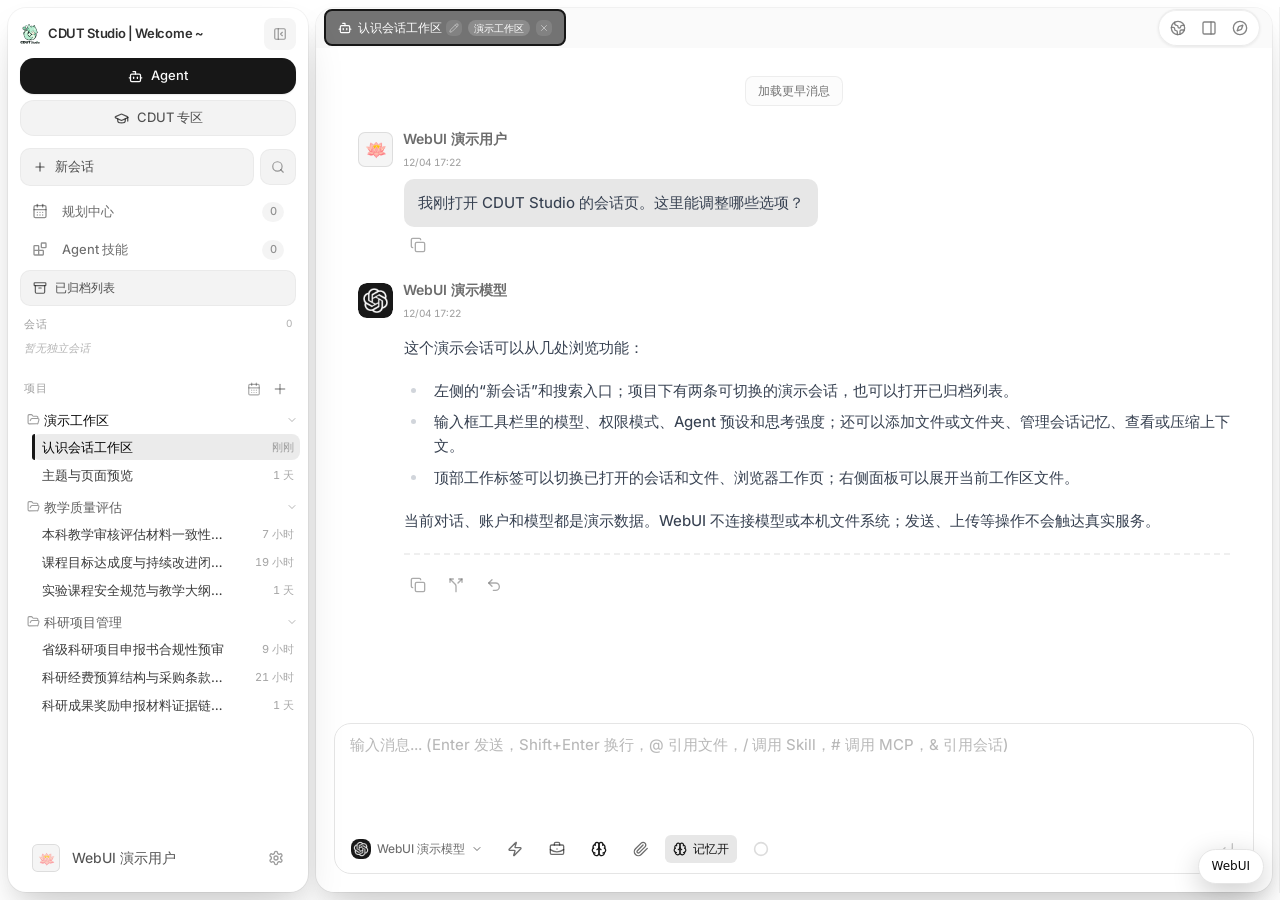
<file: demos/webui/index.html>
<!doctype html>
<html lang="zh-CN">
  <head>
    <meta charset="UTF-8" />
    <meta name="viewport" content="width=device-width, initial-scale=1.0" />
    <meta name="color-scheme" content="light dark" />
    <meta http-equiv="Content-Security-Policy" content="default-src 'self'; script-src 'self'; style-src 'self' 'unsafe-inline'; img-src 'self' data: blob:; font-src 'self' data:; connect-src 'none'; worker-src 'none'; media-src 'self' data: blob:; object-src 'none'; frame-src 'none'; form-action 'none'; base-uri 'none'" />
    <link rel="icon" href="data:image/svg+xml,%3Csvg xmlns='http://www.w3.org/2000/svg' viewBox='0 0 32 32'%3E%3Crect width='32' height='32' rx='8' fill='%234f46e5'/%3E%3Ctext x='16' y='22' text-anchor='middle' font-size='20' fill='white'%3EC%3C/text%3E%3C/svg%3E" />
    <title>CDUT Studio WebUI</title>
    <script src="./assets/showcase-bootstrap.js"></script>
    <script type="module" crossorigin src="./assets/index-Dmr8w2zr.js"></script>
    <link rel="stylesheet" crossorigin href="./assets/index-B8a0sdXP.css">
    <link rel="stylesheet" href="./assets/showcase-restrictions.css">
  </head>
  <body>
    <div id="root"></div>
  </body>
</html>
</file>
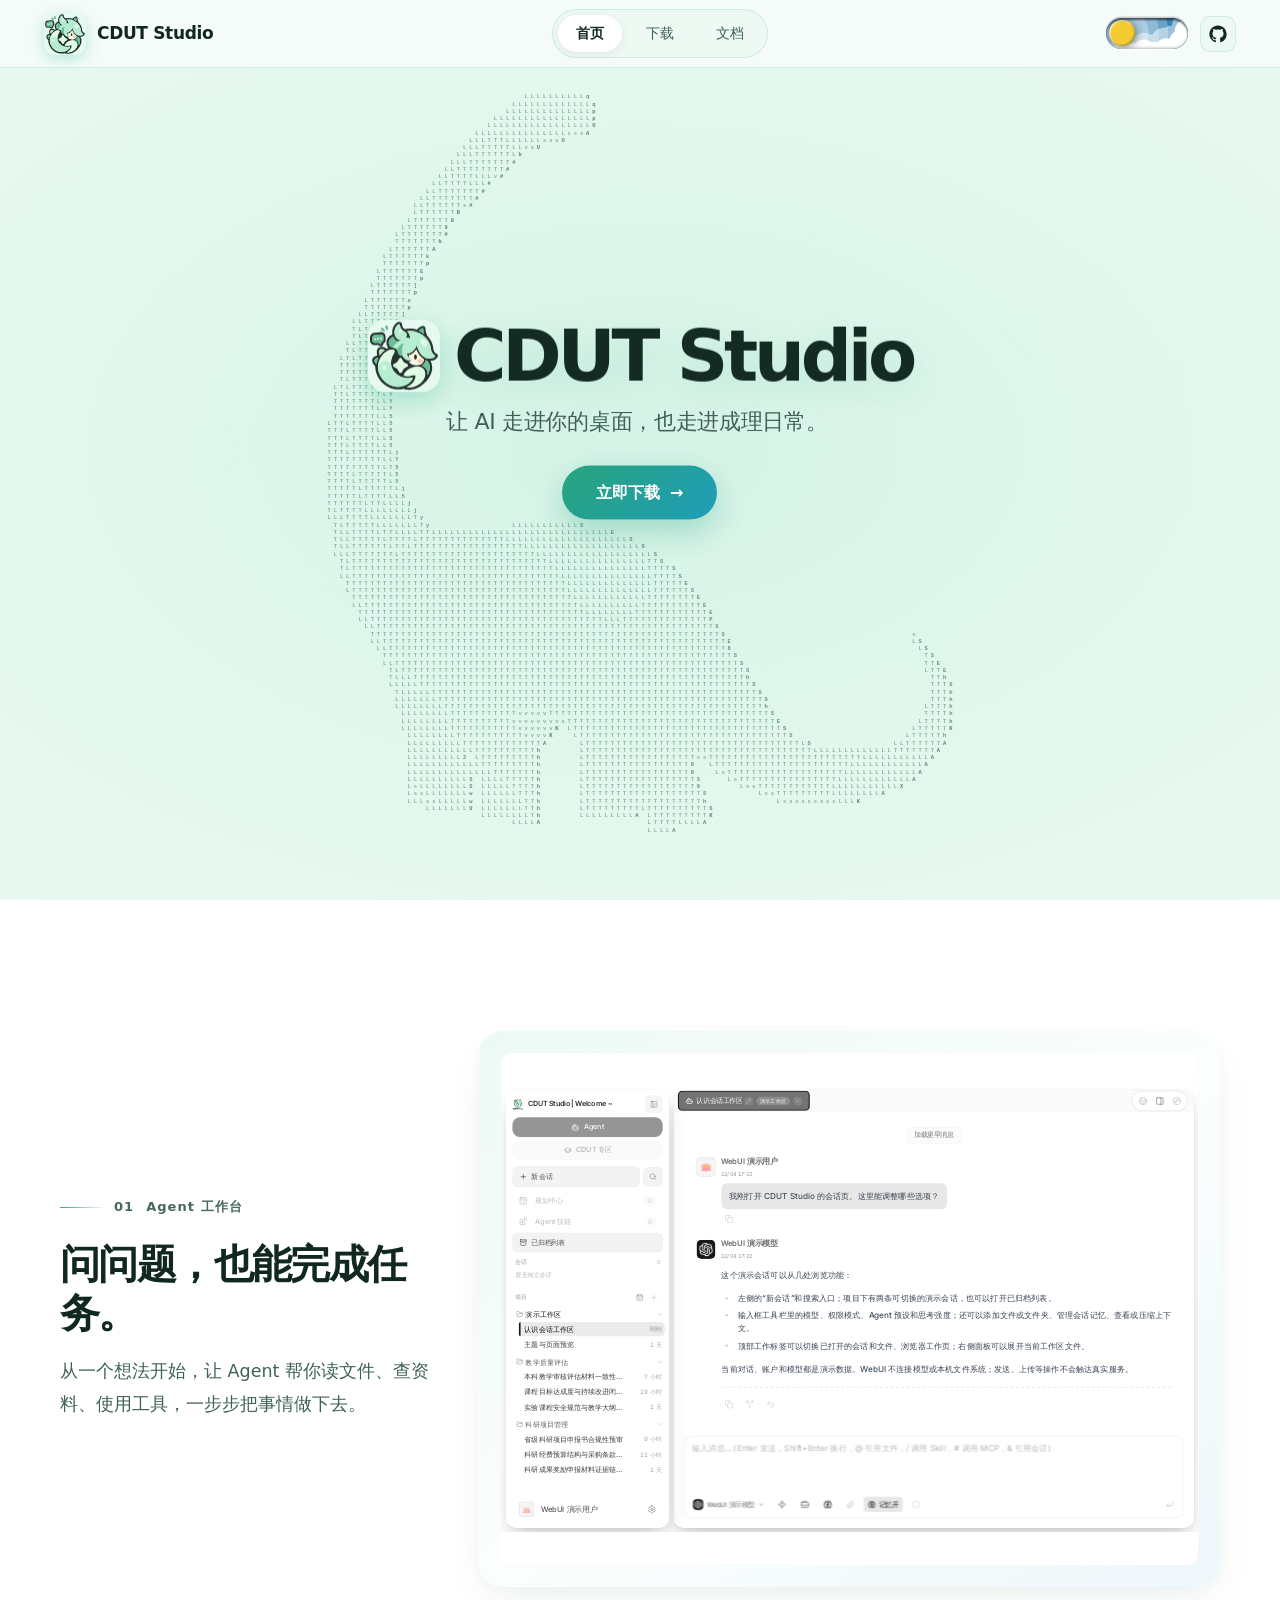
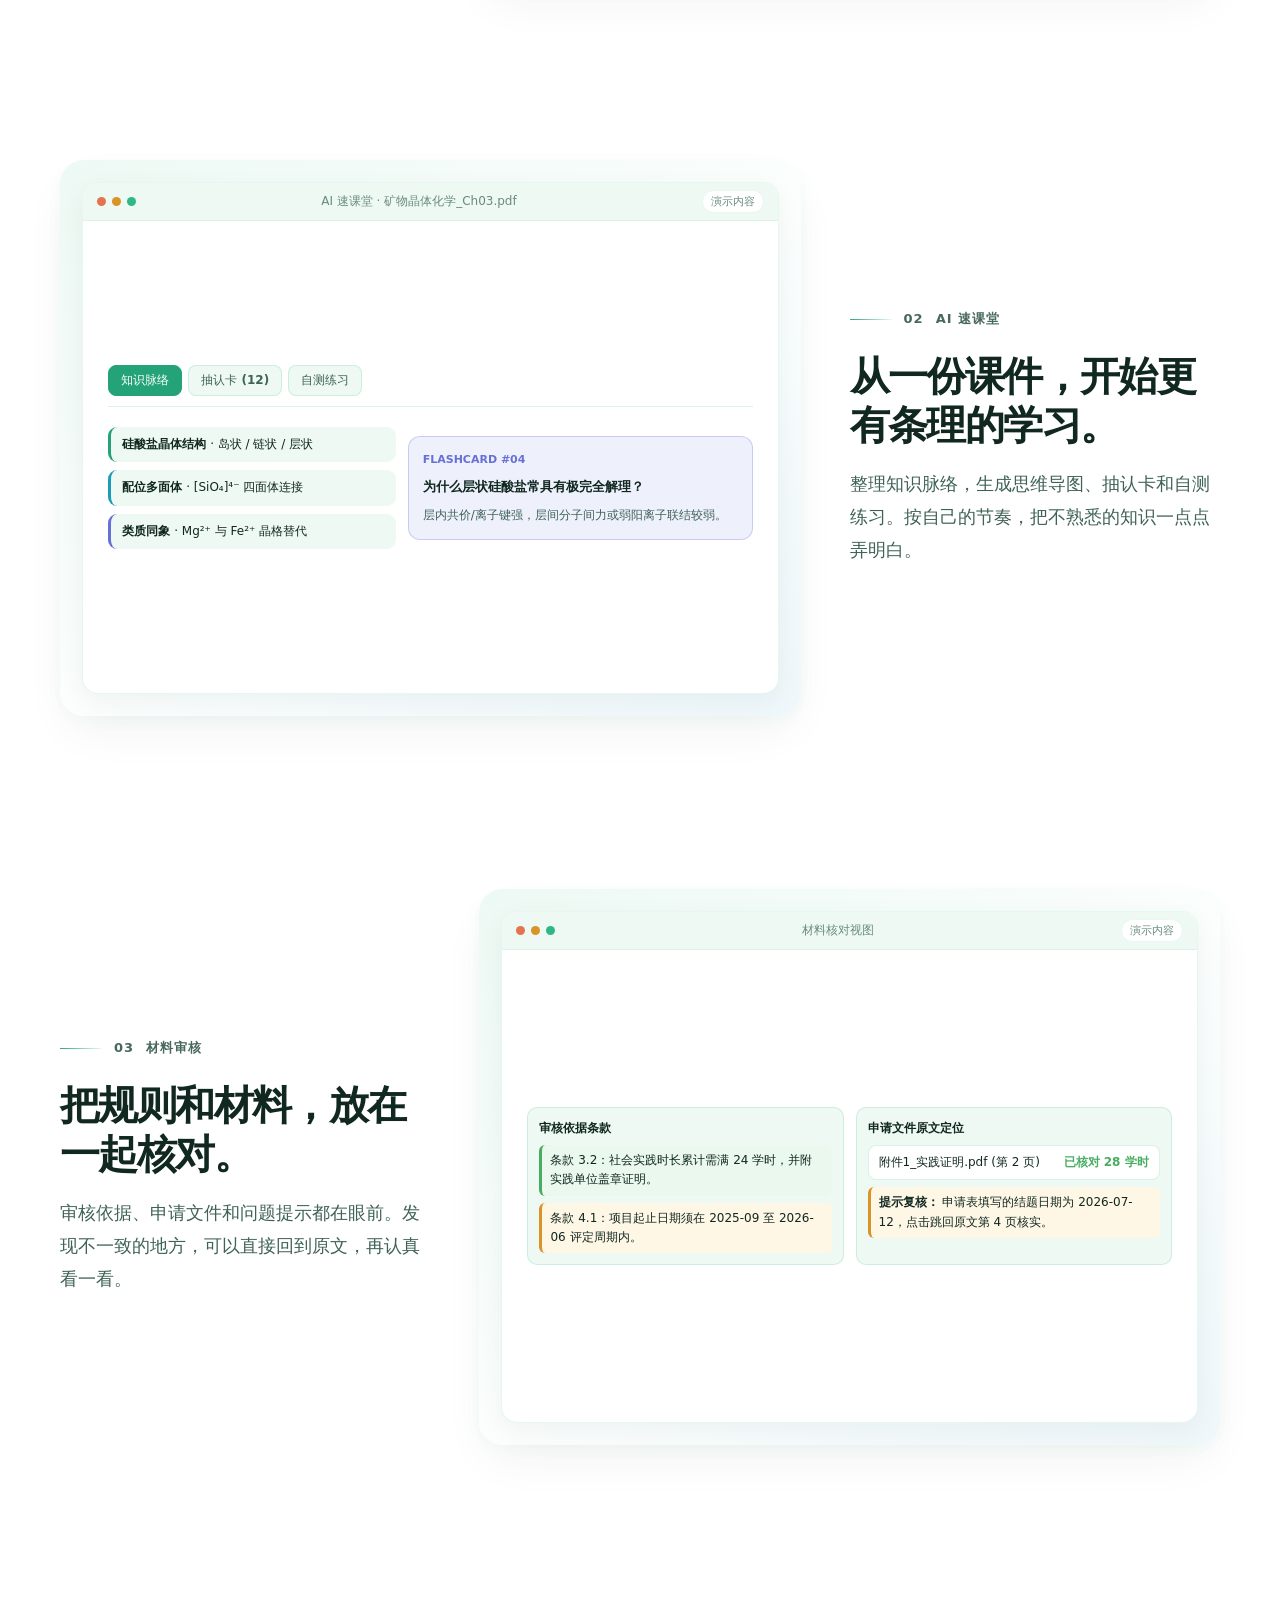
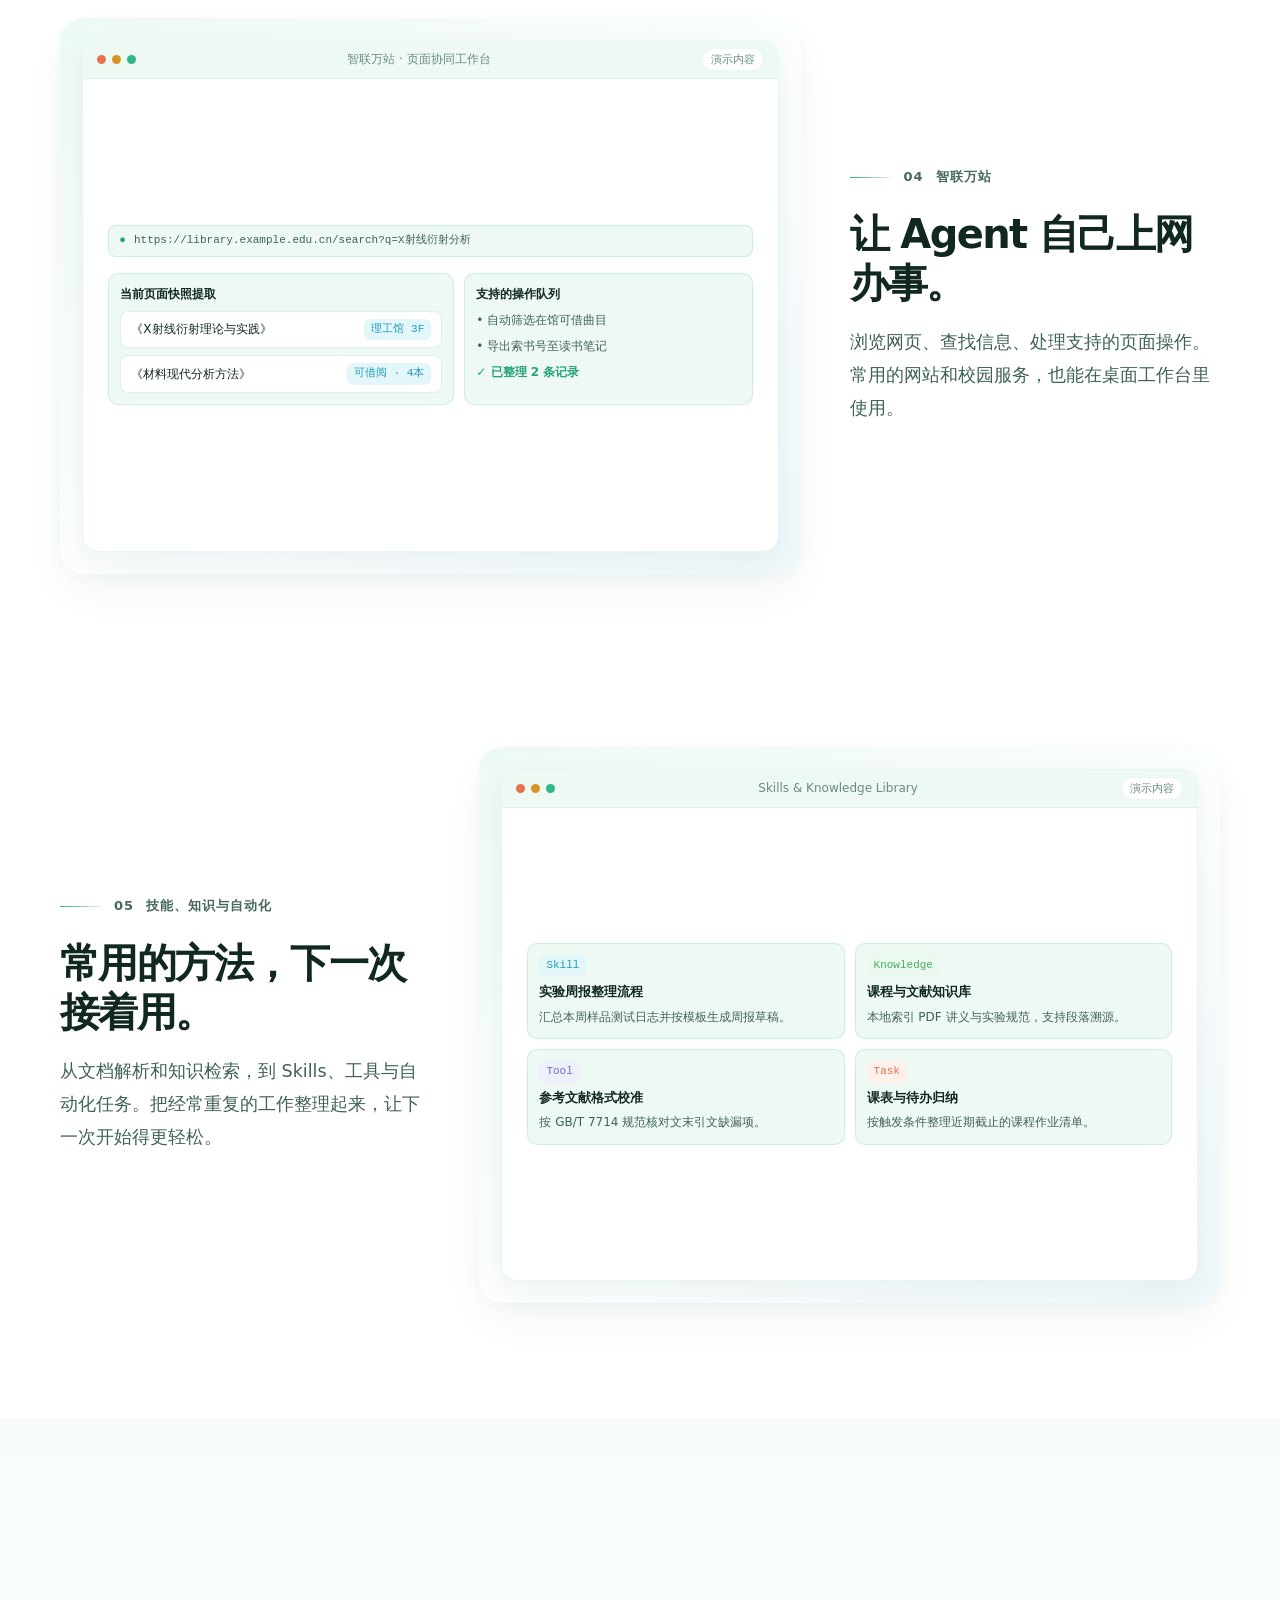
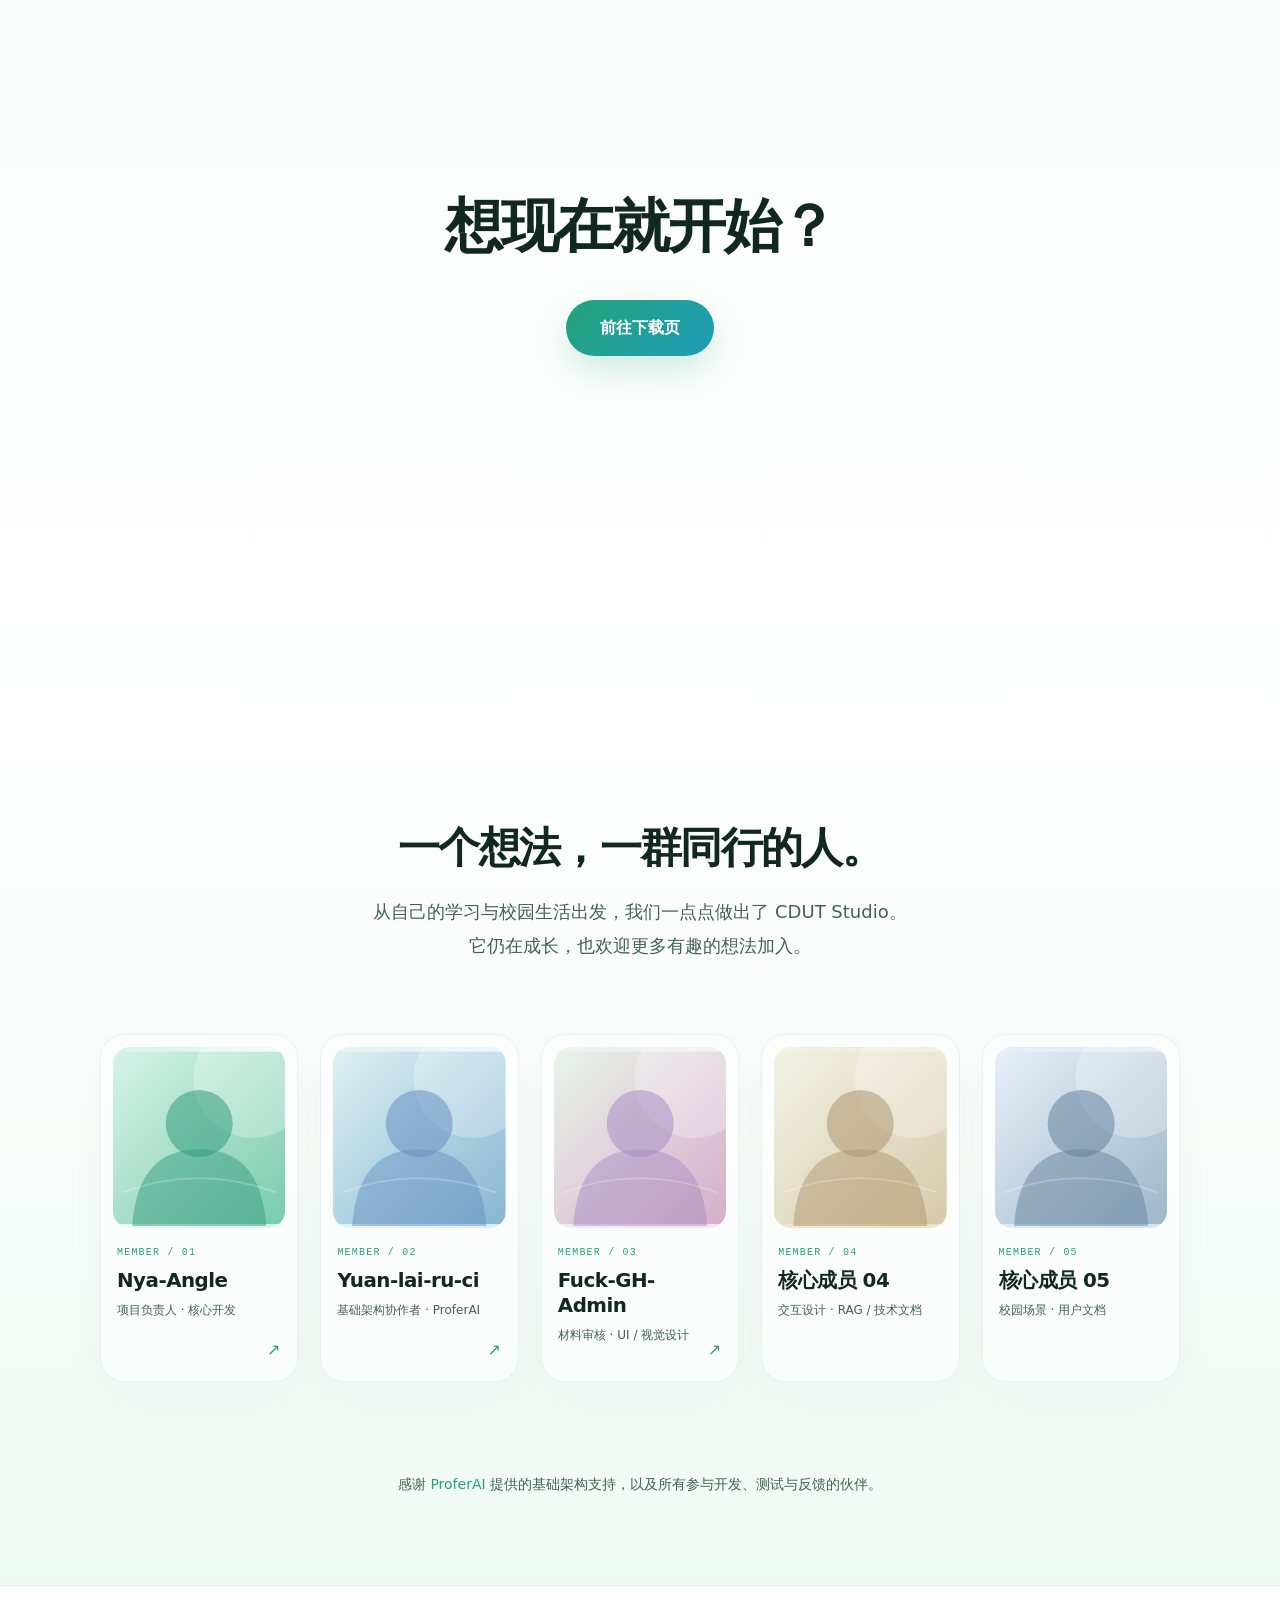
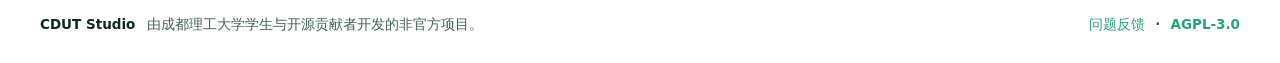
<file: index-modular.html>
<!DOCTYPE html>
<html lang="zh-CN" data-theme="light">
<head>
  <meta charset="UTF-8" />
  <meta name="viewport" content="width=device-width, initial-scale=1.0" />
  <meta name="color-scheme" content="light dark" />
  <title>CDUT Studio — 让 AI 走进你的桌面，也走进成理日常</title>
  <link rel="stylesheet" href="css/style.css" />
<link rel="stylesheet" href="css/showcase-clients.css" />
  <link rel="icon" type="image/svg+xml" href="assets/logo/CDUT_Studio_Mark.svg" />
</head>
<body>

  <!-- ========================================================================
       1.的全站公共导航 (Section 1 of 05-website-copy-v0.4.md)
       ======================================================================== -->
  <header class="site-header">
    <div class="nav-container">
      <a href="#/" class="brand-link" id="brandHomeLink">
        <span class="brand-badge"><img src="assets/logo/CDUT_Studio_Mark.svg" alt="" width="28" height="28" decoding="async" /></span>
        <span>CDUT Studio</span>
      </a>

      <nav class="nav-links" aria-label="主导航">
        <button type="button" class="nav-btn" data-route="home" aria-current="page">首页</button>
        <button type="button" class="nav-btn" data-route="download">下载</button>
        <button type="button" class="nav-btn" data-route="docs">文档</button>
      </nav>

      <div class="nav-actions">
        <!-- 原始日月云层主题按钮：只保留这一个控件，不显示额外菜单 -->
        <div class="theme-control-group">
<button id="themeToggle" class="toggle" type="button" aria-pressed="false" aria-label="切换为深色模式" title="切换明暗主题">
  <span class="toggle__content">
    <svg aria-hidden=true class="toggle__backdrop" xmlns="http://www.w3.org/2000/svg" fill="none" viewBox="0 0 290 228">
      <g class="clouds">
        <path fill="#D9D9D9" d="M335 147.5c0 27.89-22.61 50.5-50.5 50.5a50.78 50.78 0 0 1-9.29-.853c-2.478 12.606-10.595 23.188-21.615 29.011C245.699 243.749 228.03 256 207.5 256a50.433 50.433 0 0 1-16.034-2.599A41.811 41.811 0 0 1 166 262a41.798 41.798 0 0 1-22.893-6.782A42.21 42.21 0 0 1 135 256a41.82 41.82 0 0 1-19.115-4.592A41.84 41.84 0 0 1 88 262c-1.827 0-3.626-.117-5.391-.343C74.911 270.448 63.604 276 51 276c-23.196 0-42-18.804-42-42s18.804-42 42-42c1.827 0 3.626.117 5.391.343C64.089 183.552 75.396 178 88 178a41.819 41.819 0 0 1 19.115 4.592C114.532 176.002 124.298 172 135 172a41.798 41.798 0 0 1 22.893 6.782 42.066 42.066 0 0 1 7.239-.773C174.137 164.159 189.749 155 207.5 155c.601 0 1.199.01 1.794.031A41.813 41.813 0 0 1 234 147h.002c.269-27.66 22.774-50 50.498-50 27.89 0 50.5 22.61 50.5 50.5Z" />
      </g>
    </svg>
    <span aria-hidden=true class="pilot__container">
      <span class="pilot-bear">
        <svg xmlns="http://www.w3.org/2000/svg" xmlns:xlink="http://www.w3.org/1999/xlink" fill="none" viewBox="0 0 1448 938">
          <mask id="cdutThemeA" fill="#fff">
            <path fill-rule="evenodd" d="M869.02 210.61c16.067-3.967 27.98-18.476 27.98-35.768C897 154.495 880.505 138 860.158 138c-14.337 0-26.761 8.19-32.85 20.146C815.313 151.674 801.586 148 787 148h-20c-14.52 0-28.19 3.641-40.146 10.059C720.749 146.15 708.351 138 694.048 138c-20.347 0-36.842 16.495-36.842 36.842 0 17.222 11.818 31.685 27.787 35.72A85.104 85.104 0 0 0 682 233v225c0 12.15 9.85 22 22 22h44c12.15 0 22-9.85 22-22v-28.69a41.072 41.072 0 0 0 14 .174V458c0 12.15 9.85 22 22 22h44c12.15 0 22-9.85 22-22v-74.797a28.992 28.992 0 0 0 6.946-5.137l44.548-44.548c11.325-11.325 11.325-29.687 0-41.012s-29.687-11.325-41.012 0L872 302.988V233a85.094 85.094 0 0 0-2.98-22.39Z" clip-rule="evenodd" />
          </mask>
          <path fill="#AF7128" fill-rule="evenodd" d="M869.02 210.61c16.067-3.967 27.98-18.476 27.98-35.768C897 154.495 880.505 138 860.158 138c-14.337 0-26.761 8.19-32.85 20.146C815.313 151.674 801.586 148 787 148h-20c-14.52 0-28.19 3.641-40.146 10.059C720.749 146.15 708.351 138 694.048 138c-20.347 0-36.842 16.495-36.842 36.842 0 17.222 11.818 31.685 27.787 35.72A85.104 85.104 0 0 0 682 233v225c0 12.15 9.85 22 22 22h44c12.15 0 22-9.85 22-22v-28.69a41.072 41.072 0 0 0 14 .174V458c0 12.15 9.85 22 22 22h44c12.15 0 22-9.85 22-22v-74.797a28.992 28.992 0 0 0 6.946-5.137l44.548-44.548c11.325-11.325 11.325-29.687 0-41.012s-29.687-11.325-41.012 0L872 302.988V233a85.094 85.094 0 0 0-2.98-22.39Z" clip-rule="evenodd" />
          <path fill="#000" d="m869.02 210.61-5.789 1.577-1.614-5.929 5.965-1.473 1.438 5.825Zm-41.712-52.464 5.347 2.723-2.789 5.476-5.407-2.918 2.849-5.281Zm-100.454-.087 2.838 5.287-5.388 2.892-2.789-5.442 5.339-2.737Zm-41.861 52.503 1.47-5.817 5.928 1.498-1.61 5.899-5.788-1.58ZM770 429.31h-6v-7.218l7.097 1.319L770 429.31Zm14 .174-.95-5.925 6.95-1.114v7.039h-6Zm88-46.281h-6v-3.613l3.194-1.69 2.806 5.303Zm6.946-5.137 4.243 4.243-4.243-4.243Zm44.548-44.548-4.243-4.242 4.243 4.242Zm0-41.012 4.243-4.242-4.243 4.242Zm-41.012 0 4.242 4.243-4.242-4.243ZM872 302.988l4.243 4.243L866 317.473v-14.485h6Zm31-128.146c0 20.116-13.859 36.98-32.541 41.593l-2.877-11.65c13.45-3.321 23.418-15.476 23.418-29.943h12ZM860.158 132C883.819 132 903 151.181 903 174.842h-12C891 157.808 877.192 144 860.158 144v-12Zm-38.197 23.424C829.034 141.535 843.478 132 860.158 132v12c-11.993 0-22.399 6.845-27.503 16.869l-10.694-5.445ZM787 142c15.605 0 30.309 3.933 43.157 10.866l-5.698 10.561C813.318 157.415 800.567 154 787 154v-12Zm-20 0h20v12h-20v-12Zm-42.984 10.773C736.823 145.897 751.465 142 767 142v12c-13.506 0-26.203 3.384-37.308 9.346l-5.676-10.573ZM694.048 132c16.64 0 31.054 9.488 38.145 23.322l-10.678 5.474C716.397 150.812 706.013 144 694.048 144v-12Zm-42.842 42.842c0-23.661 19.181-42.842 42.842-42.842v12c-17.033 0-30.842 13.808-30.842 30.842h-12Zm32.317 41.537c-18.569-4.692-32.317-21.502-32.317-41.537h12c0 14.409 9.888 26.524 23.257 29.903l-2.94 11.634ZM676 233c0-8.305 1.114-16.36 3.205-24.018l11.576 3.16A79.096 79.096 0 0 0 688 233h-12Zm0 133V233h12v133h-12Zm0 45v-45h12v45h-12Zm0 47v-47h12v47h-12Zm28 28c-15.464 0-28-12.536-28-28h12c0 8.837 7.163 16 16 16v12Zm44 0h-44v-12h44v12Zm28-28c0 15.464-12.536 28-28 28v-12c8.837 0 16-7.163 16-16h12Zm0-28.69V458h-12v-28.69h12Zm1.5 6.69c-2.925 0-5.798-.27-8.597-.791l2.194-11.798a34.98 34.98 0 0 0 6.403.589v12Zm7.45-.592a47.08 47.08 0 0 1-7.45.592v-12c1.887 0 3.74-.151 5.55-.441l1.9 11.849ZM778 458v-28.516h12V458h-12Zm28 28c-15.464 0-28-12.536-28-28h12c0 8.837 7.163 16 16 16v12Zm44 0h-44v-12h44v12Zm28-28c0 15.464-12.536 28-28 28v-12c8.837 0 16-7.163 16-16h12Zm0-47v47h-12v-47h12Zm0-27.797V411h-12v-27.797h12Zm-8.806-5.303a23.032 23.032 0 0 0 5.51-4.076l8.485 8.485a35.013 35.013 0 0 1-8.382 6.197l-5.613-10.606Zm5.51-4.076 44.547-44.548 8.486 8.485-44.548 44.548-8.485-8.485Zm44.547-44.548c8.982-8.982 8.982-23.545 0-32.527l8.486-8.485c13.668 13.668 13.668 35.829 0 49.497l-8.486-8.485Zm0-32.527c-8.982-8.982-23.545-8.982-32.527 0l-8.485-8.485c13.668-13.669 35.829-13.669 49.498 0l-8.486 8.485Zm-32.527 0-10.481 10.482-8.486-8.486 10.482-10.481 8.485 8.485ZM878 233v69.988h-12V233h12Zm-3.191-23.966A91.065 91.065 0 0 1 878 233h-12c0-7.212-.965-14.189-2.769-20.813l11.578-3.153Z" mask="url(#cdutThemeA)" />
          <path fill="#FF1E1E" d="M821.678 205.665h-88.371v13.25h88.371z" />
          <path fill="#000" fill-rule="evenodd" d="M709.7 164.481c-17.939 14.394-28.018 37.148-28.018 57.504h61.648c.087-13.669 11.194-24.723 24.883-24.723h18.56c13.689 0 24.796 11.054 24.883 24.723H873c0-20.356-10.078-43.11-28.018-57.504C827.043 150.086 802.711 142 777.341 142c-25.37 0-49.701 8.086-67.641 22.481Z" clip-rule="evenodd" />
          <path fill="url(#cdutThemeB)" fill-opacity=".4" fill-rule="evenodd" d="M709.7 164.481c-17.939 14.394-28.018 37.148-28.018 57.504h61.648c.087-13.669 11.194-24.723 24.883-24.723h18.56c13.689 0 24.796 11.054 24.883 24.723H873c0-20.356-10.078-43.11-28.018-57.504C827.043 150.086 802.711 142 777.341 142c-25.37 0-49.701 8.086-67.641 22.481Z" clip-rule="evenodd" />
          <circle cx="8.079" cy="8.079" r="8.079" fill="#000" transform="matrix(-1 0 0 1 730.414 240)" />
          <circle cx="8.079" cy="8.079" r="8.079" fill="#000" transform="matrix(-1 0 0 1 839 240)" />
          <path fill="#000" d="M755.835 262.683c0 8.21 9.868 17.451 20.845 17.451 10.977 0 20.845-9.241 20.845-17.451s-9.868-12.281-20.845-12.281c-10.977 0-20.845 4.071-20.845 12.281Z" />
          <path stroke="#000" stroke-linecap="round" stroke-width="6" d="M738 464v12m-24-12v12m127-12v12m-24-12v12" />
          <path fill="#707070" stroke="#000" stroke-width="6" d="M687 370v16h183v-16zm0-54v16h183v-16z" />
          <path fill="#D9D9D9" stroke="#000" stroke-width="6" d="M795 370h-28v16h28zm76-69h-16v95h16zm-172 0h-16v95h16z" />
          <rect width="74.266" height="52" x="-3" y="3" fill="#AF7128" stroke="#000" stroke-width="6" rx="26" transform="matrix(-1 0 0 1 732 316)" />
          <path fill="#000" d="M722 354a3 3 0 1 1 0-6v6Zm12 0h-12v-6h12v6Zm-12-12a3 3 0 1 1 0-6v6Zm12 0h-12v-6h12v6Z" />
          <path fill="#494949" d="m323.749 728.949 12.392-12.694 157.087 153.35-12.392 12.694z" />
          <path fill="#494949" d="m468.695 876.651-11.898-13.158 162.83-147.237 11.899 13.158z" />
          <path fill="#6FB7D6" fill-opacity=".53" d="M415 372.657 643.398 213v159.657H415Z" />
          <path fill="url(#cdutThemeC)" fill-opacity=".4" d="M415 372.657 643.398 213v159.657H415Z" />
          <path fill="#000" d="M59.871 212.892H95.35v656.367H59.871z" />
          <path fill="#000" d="M106.438 523.336v35.479H59.871v-35.479z" />
          <path fill="#FE1616" d="M59.871 212.892H95.35v35.479H59.871zm0 620.888H95.35v35.479H59.871z" />
          <ellipse cx="59.871" cy="539.966" fill="url(#cdutThemeD)" rx="59.871" ry="38.806" />
          <path fill="#5B5B5B" d="M106.438 441.29h53.219v199.571h-53.219z" />
          <path fill="#D9D9D9" fill-rule="evenodd" d="M1359.3 372.549H159.657v337.053H949.06l410.24-236.853v-100.2Z" clip-rule="evenodd" />
          <path fill="url(#cdutThemeE)" fill-opacity=".4" fill-rule="evenodd" d="M1359.3 372.549H159.657v337.053H949.06l410.24-236.853v-100.2Z" clip-rule="evenodd" />
          <path fill="#FF0B0B" d="M192.919 709.602h443.492V798.3H192.919z" />
          <path fill="url(#cdutThemeG)" fill-opacity=".3" d="M192.919 709.602h443.492V798.3H192.919z" />
          <path fill="#FF0B0B" d="M192.919.016h443.492v88.698H192.919z" />
          <path fill="url(#cdutThemeH)" fill-opacity=".28" d="M192.919.016h443.492v88.698H192.919z" />
          <path fill="#FF0B0B" d="M1175.25 396.941h221.746v44.349H1175.25z" />
          <path fill="url(#cdutThemeI)" fill-opacity=".2" d="M1175.25 396.941h221.746v44.349H1175.25z" />
          <path fill="#F20000" d="M1301.65 212.892H1448l-90.92 159.657h-148.57l93.14-159.657Z" />
          <path fill="url(#cdutThemeJ)" fill-opacity=".2" d="M1301.65 212.892H1448l-90.92 159.657h-148.57l93.14-159.657Z" />
          <circle cx="476.754" cy="869.259" r="68.741" fill="url(#cdutThemeK)" />
          <path fill="#494949" d="M223.963 88.714h33.262v620.888h-33.262zm345.923 0h33.262v620.888h-33.262z" />
          <defs>
            <linearGradient id="cdutThemeB" x1="682" x2="860" y1="205" y2="182" gradientUnits="userSpaceOnUse">
              <stop stop-color="#fff" />
              <stop offset=".375" stop-color="#fff" stop-opacity="0" />
            </linearGradient>
            <linearGradient id="cdutThemeC" x1="444" x2="643" y1="325" y2="321" gradientUnits="userSpaceOnUse">
              <stop stop-color="#fff" />
              <stop offset=".443" stop-color="#fff" stop-opacity="0" />
            </linearGradient>
            <linearGradient id="cdutThemeD" x1="0" x2="119.743" y1="541.075" y2="541.075" gradientUnits="userSpaceOnUse">
              <stop offset=".25" stop-color="#FF2626" />
              <stop offset=".25" />
            </linearGradient>
            <linearGradient id="cdutThemeE" x1="1232" x2="160" y1="521" y2="521" gradientUnits="userSpaceOnUse">
              <stop />
              <stop offset="1" stop-opacity="0" />
            </linearGradient>
            <linearGradient id="cdutThemeG" x1="626" x2="208" y1="754" y2="754" gradientUnits="userSpaceOnUse">
              <stop />
              <stop offset="1" stop-opacity="0" />
            </linearGradient>
            <linearGradient id="cdutThemeH" x1="636" x2="193" y1="44" y2="44" gradientUnits="userSpaceOnUse">
              <stop />
              <stop offset="1" stop-opacity="0" />
            </linearGradient>
            <linearGradient id="cdutThemeI" x1="1380" x2="1028" y1="419" y2="419" gradientUnits="userSpaceOnUse">
              <stop />
              <stop offset="1" stop-opacity="0" />
            </linearGradient>
            <linearGradient id="cdutThemeJ" x1="1362" x2="1156" y1="273" y2="279" gradientUnits="userSpaceOnUse">
              <stop />
              <stop offset="1" stop-opacity="0" />
            </linearGradient>
            <radialGradient id="cdutThemeK" cx="0" cy="0" r="1" gradientTransform="rotate(90 -196.253 673.007) scale(68.7412)" gradientUnits="userSpaceOnUse">
              <stop offset=".51" stop-color="#fff" />
              <stop offset=".51" />
            </radialGradient>
          </defs>
        </svg>
      </span>
    </span>
    <svg aria-hidden=true class="toggle__backdrop" xmlns="http://www.w3.org/2000/svg" fill="none" viewBox="0 0 290 228">
      <g class="clouds">
        <path fill="#fff" d="M328 167.5c0 15.214-7.994 28.56-20.01 36.068.007.31.01.621.01.932 0 23.472-19.028 42.5-42.5 42.5-3.789 0-7.461-.496-10.957-1.426C249.671 263.676 233.141 277 213.5 277a42.77 42.77 0 0 1-7.702-.696C198.089 284.141 187.362 289 175.5 289a42.338 42.338 0 0 1-27.864-10.408A42.411 42.411 0 0 1 133.5 281c-4.36 0-8.566-.656-12.526-1.876C113.252 287.066 102.452 292 90.5 292a42.388 42.388 0 0 1-15.8-3.034A42.316 42.316 0 0 1 48.5 298C25.028 298 6 278.972 6 255.5S25.028 213 48.5 213a42.388 42.388 0 0 1 15.8 3.034A42.316 42.316 0 0 1 90.5 207c4.36 0 8.566.656 12.526 1.876C110.748 200.934 121.548 196 133.5 196a42.338 42.338 0 0 1 27.864 10.408A42.411 42.411 0 0 1 175.5 204c2.63 0 5.204.239 7.702.696C190.911 196.859 201.638 192 213.5 192c3.789 0 7.461.496 10.957 1.426 2.824-10.491 9.562-19.377 18.553-24.994-.007-.31-.01-.621-.01-.932 0-23.472 19.028-42.5 42.5-42.5s42.5 19.028 42.5 42.5Z" />
      </g>
    </svg>
    <span class="toggle__indicator-wrapper">
      <span class="toggle__indicator">
        <span class="toggle__star">
          <span class="sun">
            <span class="moon">
              <span class="moon__crater"></span>
              <span class="moon__crater"></span>
              <span class="moon__crater"></span>
            </span>
          </span>
        </span>
      </span>
    </span>
    <svg aria-hidden=true class="toggle__backdrop" xmlns="http://www.w3.org/2000/svg" fill="none" viewBox="0 0 290 228">
      <g>
        <g class="stars">
          <g>
            <path fill="#fff" fill-rule="evenodd" d="M61 11.5a.75.75 0 0 1 .721.544l.813 2.846a3.75 3.75 0 0 0 2.576 2.576l2.846.813a.75.75 0 0 1 0 1.442l-2.846.813a3.749 3.749 0 0 0-2.576 2.576l-.813 2.846a.75.75 0 0 1-1.442 0l-.813-2.846a3.749 3.749 0 0 0-2.576-2.576l-2.846-.813a.75.75 0 0 1 0-1.442l2.846-.813a3.749 3.749 0 0 0 2.576-2.576l.813-2.846A.75.75 0 0 1 61 11.5Z" clip-rule="evenodd" />
          </g>
          <g>
            <path fill="#fff" fill-rule="evenodd" d="M62.5 45.219a.329.329 0 0 1 .315.238l.356 1.245a1.641 1.641 0 0 0 1.127 1.127l1.245.356a.328.328 0 0 1 0 .63l-1.245.356a1.641 1.641 0 0 0-1.127 1.127l-.356 1.245a.328.328 0 0 1-.63 0l-.356-1.245a1.641 1.641 0 0 0-1.127-1.127l-1.245-.356a.328.328 0 0 1 0-.63l1.245-.356a1.641 1.641 0 0 0 1.127-1.127l.356-1.245a.328.328 0 0 1 .315-.238Z" clip-rule="evenodd" />
          </g>
          <g>
            <path fill="#fff" fill-rule="evenodd" d="M32 31.188a.28.28 0 0 1 .27.204l.305 1.067a1.405 1.405 0 0 0 .966.966l1.068.305a.28.28 0 0 1 0 .54l-1.068.305a1.405 1.405 0 0 0-.966.966l-.305 1.068a.28.28 0 0 1-.54 0l-.305-1.068a1.406 1.406 0 0 0-.966-.966l-1.067-.305a.28.28 0 0 1 0-.54l1.067-.305a1.406 1.406 0 0 0 .966-.966l.305-1.068a.281.281 0 0 1 .27-.203Z" clip-rule="evenodd" />
          </g>
          <g>
            <path fill="#fff" fill-rule="evenodd" d="M41.5 74.219a.329.329 0 0 1 .315.238l.356 1.245a1.641 1.641 0 0 0 1.127 1.127l1.245.356a.328.328 0 0 1 0 .63l-1.245.356a1.641 1.641 0 0 0-1.127 1.127l-.356 1.245a.328.328 0 0 1-.63 0l-.356-1.245a1.641 1.641 0 0 0-1.127-1.127l-1.245-.356a.328.328 0 0 1 0-.63l1.245-.356a1.641 1.641 0 0 0 1.127-1.127l.356-1.245a.328.328 0 0 1 .315-.238Z" clip-rule="evenodd" />
          </g>
          <g>
            <path fill="#fff" fill-rule="evenodd" d="M34 83.188a.28.28 0 0 1 .27.203l.305 1.068a1.405 1.405 0 0 0 .966.966l1.068.305a.28.28 0 0 1 0 .54l-1.068.305a1.405 1.405 0 0 0-.966.966l-.305 1.068a.28.28 0 0 1-.54 0l-.305-1.068a1.406 1.406 0 0 0-.966-.966l-1.068-.305a.28.28 0 0 1 0-.54l1.068-.305a1.406 1.406 0 0 0 .966-.966l.305-1.068a.281.281 0 0 1 .27-.204Z" clip-rule="evenodd" />
          </g>
          <g>
            <path fill="#fff" fill-rule="evenodd" d="M63 89.25a.375.375 0 0 1 .36.272l.407 1.423a1.874 1.874 0 0 0 1.288 1.288l1.423.406a.374.374 0 0 1 0 .722l-1.423.406a1.874 1.874 0 0 0-1.288 1.288l-.407 1.423a.374.374 0 0 1-.72 0l-.407-1.423a1.874 1.874 0 0 0-1.288-1.288l-1.423-.406a.374.374 0 0 1 0-.722l1.423-.406a1.874 1.874 0 0 0 1.288-1.288l.407-1.423a.376.376 0 0 1 .36-.272Z" clip-rule="evenodd" />
          </g>
          <g>
            <path fill="#fff" fill-rule="evenodd" d="M110.5 53.156a.236.236 0 0 1 .225.17l.254.89a1.174 1.174 0 0 0 .805.805l.89.254a.23.23 0 0 1 .122.084.233.233 0 0 1-.122.366l-.89.254a1.167 1.167 0 0 0-.805.805l-.254.89a.232.232 0 0 1-.225.17.235.235 0 0 1-.225-.17l-.254-.89a1.174 1.174 0 0 0-.805-.805l-.89-.254a.23.23 0 0 1-.122-.084.233.233 0 0 1 .122-.366l.89-.254a1.167 1.167 0 0 0 .805-.805l.254-.89a.232.232 0 0 1 .225-.17Z" clip-rule="evenodd" />
          </g>
          <g>
            <path fill="#fff" fill-rule="evenodd" d="M120 27.188a.279.279 0 0 1 .27.204l.305 1.067a1.41 1.41 0 0 0 .966.966l1.067.305a.283.283 0 0 1 .148.1.286.286 0 0 1 0 .34.283.283 0 0 1-.148.1l-1.067.305a1.403 1.403 0 0 0-.966.966l-.305 1.067a.279.279 0 0 1-.439.147.275.275 0 0 1-.101-.147l-.305-1.067a1.41 1.41 0 0 0-.966-.966l-1.068-.305a.284.284 0 0 1-.147-.1.286.286 0 0 1 0-.34.284.284 0 0 1 .147-.1l1.068-.305a1.405 1.405 0 0 0 .966-.966l.305-1.067a.279.279 0 0 1 .27-.204Z" clip-rule="evenodd" />
          </g>
          <g>
            <path fill="#fff" fill-rule="evenodd" d="M155 28.5a.753.753 0 0 1 .721.544l.813 2.846a3.746 3.746 0 0 0 2.576 2.576l2.846.813a.747.747 0 0 1 .543.721.75.75 0 0 1-.543.721l-2.846.813a3.75 3.75 0 0 0-2.576 2.576l-.813 2.846a.747.747 0 0 1-.721.543.749.749 0 0 1-.721-.543l-.813-2.846a3.746 3.746 0 0 0-2.576-2.576l-2.846-.813a.747.747 0 0 1-.543-.721.75.75 0 0 1 .543-.721l2.846-.813a3.75 3.75 0 0 0 2.576-2.576l.813-2.846A.751.751 0 0 1 155 28.5Z" clip-rule="evenodd" />
          </g>
          <g>
            <path fill="#fff" fill-rule="evenodd" d="M147 60.25a.377.377 0 0 1 .36.272l.407 1.423a1.883 1.883 0 0 0 1.288 1.288l1.423.407a.375.375 0 0 1 0 .72l-1.423.407a1.875 1.875 0 0 0-1.288 1.288l-.407 1.423a.371.371 0 0 1-.36.272.377.377 0 0 1-.36-.272l-.407-1.423a1.883 1.883 0 0 0-1.288-1.288l-1.423-.406a.375.375 0 0 1 0-.722l1.423-.406a1.875 1.875 0 0 0 1.288-1.288l.407-1.423a.372.372 0 0 1 .36-.272Z" clip-rule="evenodd" />
          </g>
          <g>
            <path fill="#fff" fill-rule="evenodd" d="M125.5 76.344a.513.513 0 0 1 .496.374l.559 1.956a2.574 2.574 0 0 0 1.771 1.771l1.956.56a.514.514 0 0 1 .27.805.514.514 0 0 1-.27.186l-1.956.559a2.57 2.57 0 0 0-1.771 1.77l-.559 1.957a.514.514 0 0 1-.806.27.514.514 0 0 1-.186-.27l-.559-1.956a2.574 2.574 0 0 0-1.771-1.771l-1.956-.56a.514.514 0 0 1-.27-.805.514.514 0 0 1 .27-.186l1.956-.559a2.57 2.57 0 0 0 1.771-1.77l.559-1.957a.515.515 0 0 1 .496-.374Z" clip-rule="evenodd" />
          </g>
        </g>
      </g>
    </svg>
    <span class="astrobear__container">
      <span class="astrobear">

        <svg aria-hidden=true xmlns="http://www.w3.org/2000/svg" fill="none" viewBox="0 0 316 432">
          <circle cx="158" cy="143" r="140" fill="#444" />
          <circle cx="158" cy="143" r="140" fill="url(#cdutThemeAa)" fill-opacity=".2" />
          <circle cx="158" cy="143" r="140" stroke="#000" stroke-width="6" />
          <path fill="#AF7128" fill-rule="evenodd" d="M65.98 159.61C49.913 155.643 38 141.134 38 123.842 38 103.495 54.495 87 74.842 87c14.337 0 26.761 8.19 32.85 20.146C119.687 100.674 133.414 97 148 97h20c14.52 0 28.19 3.641 40.146 10.059C214.251 95.15 226.65 87 240.952 87c20.347 0 36.842 16.495 36.842 36.842 0 17.222-11.818 31.685-27.787 35.72A85.104 85.104 0 0 1 253 182v66.56l10.054-10.054c11.325-11.325 29.687-11.325 41.012 0s11.325 29.687 0 41.012l-44.548 44.548a29.004 29.004 0 0 1-6.518 4.906V407c0 12.15-9.85 22-22 22h-44c-12.15 0-22-9.85-22-22v-28.69a41.072 41.072 0 0 1-14 .174V407c0 12.15-9.85 22-22 22H85c-12.15 0-22-9.85-22-22v-77.797a28.99 28.99 0 0 1-6.946-5.137l-44.548-44.548c-11.325-11.325-11.325-29.687 0-41.012 11.326-11.325 29.687-11.325 41.013 0L63 248.988V182a85.106 85.106 0 0 1 2.98-22.39Z" clip-rule="evenodd" />
          <path fill="#000" d="m65.98 159.61 2.894.789a3.002 3.002 0 0 0-2.175-3.701l-.72 2.912Zm41.712-52.464-2.673 1.362a3 3 0 0 0 4.098 1.279l-1.425-2.641Zm100.454-.087-1.419 2.643a3 3 0 0 0 4.089-1.274l-2.67-1.369Zm41.861 52.503-.735-2.908a2.997 2.997 0 0 0-2.159 3.698l2.894-.79ZM253 248.56h-3a3 3 0 0 0 5.121 2.121L253 248.56Zm10.054-10.054-2.121-2.121 2.121 2.121Zm41.012 0-2.121 2.122 2.121-2.122Zm0 41.012 2.121 2.122-2.121-2.122ZM253 328.972l-1.448-2.627a3 3 0 0 0-1.552 2.627h3Zm-88 49.338h3a3 3 0 0 0-3.548-2.949l.548 2.949Zm-14 .174.475-2.963a3 3 0 0 0-3.475 2.963h3Zm-88-49.281h3a3 3 0 0 0-1.597-2.651L63 329.203Zm-6.946-5.137-2.121 2.121 2.121-2.121Zm-44.548-44.548-2.121 2.122 2.121-2.122Zm0-41.012 2.122 2.122-2.122-2.122Zm41.013 0-2.122 2.122 2.122-2.122ZM63 248.988l-2.121 2.121A2.999 2.999 0 0 0 66 248.988h-3ZM35 123.842c0 18.704 12.886 34.391 30.26 38.681l1.439-5.825C51.941 153.054 41 139.721 41 123.842h-6ZM74.842 84C52.838 84 35 101.838 35 123.842h6C41 105.151 56.151 90 74.842 90v-6Zm35.524 21.785C103.785 92.862 90.351 84 74.842 84v6c13.165 0 24.58 7.517 30.177 18.508l5.347-2.723ZM148 94c-15.095 0-29.311 3.803-41.733 10.506l2.85 5.281C120.685 103.544 133.924 100 148 100v-6Zm20 0h-20v6h20v-6Zm41.565 10.416C197.183 97.769 183.027 94 168 94v6c14.013 0 27.196 3.512 38.727 9.702l2.838-5.286ZM240.952 84c-15.471 0-28.878 8.82-35.476 21.691l5.34 2.737C216.427 97.481 227.819 90 240.952 90v-6Zm39.842 39.842c0-22.004-17.838-39.842-39.842-39.842v6c18.69 0 33.842 15.151 33.842 33.842h6Zm-30.052 38.629c17.269-4.364 30.052-20 30.052-38.629h-6c0 15.816-10.853 29.104-25.522 32.812l1.47 5.817ZM256 182a88.09 88.09 0 0 0-3.099-23.228l-5.788 1.58A82.082 82.082 0 0 1 250 182h6Zm0 66.56V182h-6v66.56h6Zm-.879 2.121 10.054-10.053-4.242-4.243-10.054 10.054 4.242 4.242Zm10.054-10.053c10.154-10.154 26.616-10.154 36.77 0l4.242-4.243c-12.496-12.497-32.758-12.497-45.254 0l4.242 4.243Zm36.77 0c10.153 10.153 10.153 26.615 0 36.769l4.242 4.243c12.497-12.497 12.497-32.758 0-45.255l-4.242 4.243Zm0 36.769-44.548 44.548 4.243 4.242 44.547-44.547-4.242-4.243Zm-44.548 44.548a26.013 26.013 0 0 1-5.845 4.4l2.896 5.255a32.006 32.006 0 0 0 7.192-5.413l-4.243-4.242ZM256 360v-31.028h-6V360h6Zm0 47v-47h-6v47h6Zm-25 25c13.807 0 25-11.193 25-25h-6c0 10.493-8.506 19-19 19v6Zm-44 0h44v-6h-44v6Zm-25-25c0 13.807 11.193 25 25 25v-6c-10.493 0-19-8.507-19-19h-6Zm0-28.69V407h6v-28.69h-6Zm-4.5 3.69c2.74 0 5.429-.253 8.048-.74l-1.096-5.899c-2.261.42-4.583.639-6.952.639v6Zm-6.975-.554c2.279.365 4.608.554 6.975.554v-6c-2.047 0-4.058-.163-6.025-.479l-.95 5.925ZM154 407v-28.516h-6V407h6Zm-25 25c13.807 0 25-11.193 25-25h-6c0 10.493-8.506 19-19 19v6Zm-44 0h44v-6H85v6Zm-25-25c0 13.807 11.193 25 25 25v-6c-10.493 0-19-8.507-19-19h-6Zm0-47v47h6v-47h-6Zm0-30.797V360h6v-30.797h-6Zm-6.067-3.016a32.008 32.008 0 0 0 7.664 5.668l2.806-5.303a26.002 26.002 0 0 1-6.228-4.607l-4.242 4.242ZM9.385 281.64l44.548 44.547 4.242-4.242-44.547-44.548-4.243 4.243Zm0-45.255c-12.497 12.497-12.497 32.758 0 45.255l4.243-4.243c-10.154-10.154-10.154-26.616 0-36.769l-4.243-4.243Zm45.255 0c-12.497-12.497-32.758-12.497-45.255 0l4.243 4.243c10.153-10.154 26.616-10.154 36.77 0l4.242-4.243Zm10.481 10.481L54.64 236.385l-4.243 4.243 10.482 10.481 4.242-4.243ZM60.001 182v66.988h6V182h-6Zm3.084-23.178A88.1 88.1 0 0 0 60 182h6c0-7.48 1.001-14.722 2.874-21.601l-5.789-1.577Z" />
          <path fill="#fff" fill-rule="evenodd" d="M267.721 234.712C241.49 266.061 202.073 286 158 286c-43.749 0-82.91-19.647-109.141-50.598-11.328-8.104-27.18-7.069-37.353 3.104-11.325 11.325-11.325 29.687 0 41.012l44.548 44.548A28.99 28.99 0 0 0 63 329.203V407c0 12.15 9.85 22 22 22h44c12.15 0 22-9.85 22-22v-28.517c2.123.341 4.293.517 6.5.517 2.555 0 5.06-.236 7.5-.69V407c0 12.15 9.85 22 22 22h44c12.15 0 22-9.85 22-22V328.972a29.004 29.004 0 0 0 6.518-4.906l44.548-44.548c11.325-11.325 11.325-29.687 0-41.012-9.875-9.875-25.099-11.139-36.345-3.794Z" clip-rule="evenodd" />
          <path fill="url(#cdutThemeBb)" fill-opacity=".5" fill-rule="evenodd" d="M267.721 234.712C241.49 266.061 202.073 286 158 286c-43.749 0-82.91-19.647-109.141-50.598-11.328-8.104-27.18-7.069-37.353 3.104-11.325 11.325-11.325 29.687 0 41.012l44.548 44.548A28.99 28.99 0 0 0 63 329.203V407c0 12.15 9.85 22 22 22h44c12.15 0 22-9.85 22-22v-28.517c2.123.341 4.293.517 6.5.517 2.555 0 5.06-.236 7.5-.69V407c0 12.15 9.85 22 22 22h44c12.15 0 22-9.85 22-22V328.972a29.004 29.004 0 0 0 6.518-4.906l44.548-44.548c11.325-11.325 11.325-29.687 0-41.012-9.875-9.875-25.099-11.139-36.345-3.794Z" clip-rule="evenodd" />
          <path fill="#000" d="m267.721 234.712-1.64-2.511c-.248.162-.47.359-.66.586l2.3 1.925Zm-218.862.69 2.289-1.94a3.026 3.026 0 0 0-.544-.5l-1.745 2.44Zm-37.353 3.104 2.122 2.121-2.122-2.121Zm0 41.012-2.121 2.122 2.121-2.122Zm44.548 44.548-2.121 2.121 2.121-2.121ZM63 329.203h3a2.999 2.999 0 0 0-1.597-2.651L63 329.203Zm88 49.28.475-2.962a3 3 0 0 0-3.475 2.962h3Zm14-.173h3a3 3 0 0 0-3.548-2.949l.548 2.949Zm88-49.338-1.448-2.627a3 3 0 0 0-1.552 2.627h3Zm51.066-49.454 2.121 2.122-2.121-2.122Zm0-41.012-2.121 2.121 2.121-2.121Zm-38.645-5.719C239.735 263.484 201.148 283 158 283v6c44.999 0 85.245-20.361 112.022-52.362l-4.601-3.851ZM158 283c-42.831 0-81.167-19.23-106.852-49.538l-4.578 3.879C73.347 268.937 113.332 289 158 289v-6ZM13.628 240.627c9.118-9.118 23.331-10.049 33.486-2.785l3.49-4.88c-12.502-8.944-29.991-7.805-41.219 3.423l4.243 4.242Zm0 36.77c-10.154-10.154-10.154-26.616 0-36.77l-4.243-4.242c-12.497 12.497-12.497 32.758 0 45.255l4.243-4.243Zm44.547 44.548-44.547-44.548-4.243 4.243 44.548 44.547 4.242-4.242Zm6.228 4.607a26.002 26.002 0 0 1-6.228-4.607l-4.242 4.242a32.008 32.008 0 0 0 7.664 5.668l2.806-5.303ZM66 360v-30.797h-6V360h6Zm0 47v-47h-6v47h6Zm19 19c-10.493 0-19-8.507-19-19h-6c0 13.807 11.193 25 25 25v-6Zm44 0H85v6h44v-6Zm19-19c0 10.493-8.506 19-19 19v6c13.807 0 25-11.193 25-25h-6Zm0-28.517V407h6v-28.517h-6Zm9.5-2.483c-2.047 0-4.058-.163-6.025-.479l-.95 5.925c2.279.365 4.608.554 6.975.554v-6Zm6.952-.639c-2.261.42-4.583.639-6.952.639v6c2.74 0 5.429-.253 8.048-.74l-1.096-5.899ZM168 407v-28.69h-6V407h6Zm19 19c-10.493 0-19-8.507-19-19h-6c0 13.807 11.193 25 25 25v-6Zm44 0h-44v6h44v-6Zm19-19c0 10.493-8.506 19-19 19v6c13.807 0 25-11.193 25-25h-6Zm0-47v47h6v-47h-6Zm0-31.028V360h6v-31.028h-6Zm7.397-7.027a26.043 26.043 0 0 1-5.845 4.4l2.896 5.255a32.036 32.036 0 0 0 7.192-5.413l-4.243-4.242Zm44.548-44.548-44.548 44.548 4.243 4.242 44.547-44.547-4.242-4.243Zm0-36.77c10.153 10.154 10.153 26.616 0 36.77l4.242 4.243c12.497-12.497 12.497-32.758 0-45.255l-4.242 4.242Zm-32.583-3.403c10.081-6.585 23.732-5.447 32.583 3.403l4.242-4.242c-10.898-10.899-27.697-12.29-40.106-4.184l3.281 5.023Z" />
          <path fill="#000" d="M292.654 245.606a3 3 0 1 1-4.243-4.242l4.243 4.242Zm8.485-8.485-8.485 8.485-4.243-4.242 8.485-8.486 4.243 4.243ZM301.208 254.161a3 3 0 1 1-4.242-4.243l4.242 4.243Zm8.486-8.485-8.486 8.485-4.242-4.243 8.485-8.485 4.243 4.243ZM21.919 246.606a3 3 0 1 0 4.242-4.242l-4.242 4.242Zm-8.486-8.485 8.486 8.485 4.242-4.242-8.485-8.486-4.243 4.243ZM13.364 255.161a3 3 0 1 0 4.243-4.243l-4.243 4.243Zm-8.485-8.485 8.485 8.485 4.243-4.243-8.486-8.485-4.242 4.243Z" />
          <path fill="#FF1E1E" d="M113.322 154.665h88.371v13.25h-88.371z" />
          <path fill="#000" fill-rule="evenodd" d="M225.3 113.481c17.939 14.394 28.018 37.148 28.018 57.504H191.67c-.087-13.669-11.194-24.723-24.883-24.723h-18.56c-13.689 0-24.796 11.054-24.883 24.723H62c0-20.356 10.078-43.11 28.018-57.504C107.957 99.087 132.289 91 157.659 91c25.37 0 49.701 8.087 67.641 22.481Z" clip-rule="evenodd" />
          <circle cx="212.665" cy="197.079" r="8.079" fill="#000" />
          <circle cx="104.079" cy="197.079" r="8.079" fill="#000" />
          <path fill="#000" d="M179.165 211.683c0 8.21-9.868 17.451-20.845 17.451-10.977 0-20.845-9.241-20.845-17.451 0-8.211 9.868-12.281 20.845-12.281 10.977 0 20.845 4.07 20.845 12.281Z" />
          <path stroke="#000" stroke-linecap="round" stroke-width="6" d="M198 417v12M222 417v12M95 417v12M119 417v12" />
          <circle cx="158" cy="143" r="140" fill="url(#cdutThemeCc)" stroke="#000" stroke-width="6" />
          <g clip-path="url(#cdutThemeDd)">
            <path fill="#F5D949" stroke="#000" stroke-width="6" d="m217.543 305.943.704 1.692 1.826.146 12.818 1.027h.001a.17.17 0 0 1 .059.011l.002.001a.147.147 0 0 1 .037.065.15.15 0 0 1 .008.075l-.001.002c0 .001-.01.017-.041.044h-.001l-9.765 8.365-1.391 1.192.425 1.782 2.981 12.506h.001c.009.04.008.058.008.06l-.001.002a.148.148 0 0 1-.05.056.146.146 0 0 1-.069.031h-.002c-.002-.001-.02-.005-.054-.026l-10.974-6.702-1.564-.955-1.564.955-10.974 6.702a.177.177 0 0 1-.053.025l-.002.001c-.004-.001-.032-.005-.069-.032a.146.146 0 0 1-.051-.056l-.001-.002s-.001-.018.008-.058l.001-.001 2.981-12.506.425-1.782-1.391-1.192-9.765-8.365h-.001c-.031-.027-.04-.043-.041-.044l-.001-.002a.15.15 0 0 1 .008-.075.147.147 0 0 1 .037-.065l.002-.001a.17.17 0 0 1 .059-.011h.001l12.818-1.027 1.826-.146.704-1.692 4.938-11.875a.161.161 0 0 1 .028-.051l.001-.001a.146.146 0 0 1 .076-.016c.047 0 .072.013.076.016l.001.001c.001 0 .012.013.028.051l4.938 11.875Z" />
          </g>
          <path stroke="#000" stroke-linecap="round" stroke-width="16" d="M56.884 247.116A143.01 143.01 0 0 0 158 289a143.002 143.002 0 0 0 101.116-41.884" />
          <path stroke="#000" stroke-width="6" d="M65.035 404s25.382-6.618 41.965-6.5c17.059.121 43.035 7.5 43.035 7.5M164.012 403.977s25.961-5.606 42.932-5.472C224.402 398.642 251 405 251 405M25 290l7.769-4.072a57.001 57.001 0 0 0 25.067-26.121L62 251M254.363 252l3.867 7.873a57.002 57.002 0 0 0 25.452 25.746l8.694 4.394" />
          <defs>
            <linearGradient id="cdutThemeAa" x1="158" x2="158" y1="0" y2="286" gradientUnits="userSpaceOnUse">
              <stop offset=".219" />
              <stop offset="1" stop-color="#fff" />
            </linearGradient>
            <linearGradient id="cdutThemeBb" x1="254" x2="100" y1="419" y2="325" gradientUnits="userSpaceOnUse">
              <stop stop-opacity=".98" />
              <stop offset="1" stop-opacity="0" />
            </linearGradient>
            <radialGradient id="cdutThemeCc" cx="0" cy="0" r="1" gradientTransform="matrix(165.9998 58.9999 -60.6938 170.7657 210 171)" gradientUnits="userSpaceOnUse">
              <stop offset=".771" stop-color="#D9D9D9" stop-opacity="0" />
              <stop offset="1" stop-color="#fff" stop-opacity=".63" />
            </radialGradient>
            <clipPath id="cdutThemeDd">
              <path fill="#fff" d="M189 291h47v45h-47z" />
            </clipPath>
          </defs>
        </svg>
      </span>
    </span>
  </span>
</button>
        </div>

        <!-- Topbar GitHub Icon (查看 GitHub 源码 -> https://github.com/Nya-Angle/CDUT-Studio) -->
        <a
          href="https://github.com/Nya-Angle/CDUT-Studio"
          target="_blank"
          rel="noopener noreferrer"
          class="github-link"
          aria-label="查看 GitHub 源码"
          title="查看 GitHub 源码"
        >
          <svg width="18" height="18" viewBox="0 0 24 24" fill="currentColor" aria-hidden="true">
            <path d="M12 .5C5.65.5.5 5.65.5 12c0 5.09 3.29 9.4 7.86 10.92.58.1.79-.25.79-.56 0-.28-.01-1.02-.02-2-3.2.7-3.88-1.54-3.88-1.54-.52-1.33-1.28-1.68-1.28-1.68-1.05-.71.08-.7.08-.7 1.16.08 1.77 1.19 1.77 1.19 1.03 1.76 2.7 1.25 3.36.96.1-.75.4-1.25.73-1.54-2.55-.29-5.23-1.28-5.23-5.68 0-1.26.45-2.28 1.18-3.09-.12-.29-.51-1.46.11-3.05 0 0 .97-.31 3.17 1.18a11.05 11.05 0 0 1 5.78 0c2.2-1.49 3.16-1.18 3.16-1.18.63 1.59.24 2.76.12 3.05.74.81 1.18 1.83 1.18 3.09 0 4.41-2.69 5.38-5.25 5.67.41.36.78 1.06.78 2.14 0 1.55-.01 2.79-.01 3.17 0 .31.21.67.8.56A11.51 11.51 0 0 0 23.5 12C23.5 5.65 18.35.5 12 .5Z"/>
          </svg>
        </a>

        <!-- Mobile Menu Button (打开菜单 / 关闭菜单) -->
        <button
          type="button"
          class="mobile-menu-btn"
          id="mobileMenuBtn"
          aria-controls="mobileDrawer"
          aria-label="打开菜单"
          aria-expanded="false"
        >
          <svg width="20" height="20" viewBox="0 0 24 24" fill="none" stroke="currentColor" stroke-width="2">
            <path d="M4 7h16M4 12h16M4 17h16" />
          </svg>
        </button>
      </div>
    </div>

    <!-- Mobile Menu Drawer: Only repeats 首页 / 下载 / 文档 -->
    <div class="mobile-drawer" id="mobileDrawer" role="dialog" aria-label="页面导航" aria-modal="true">
      <div class="mobile-nav-list">
        <button type="button" class="nav-btn" data-route="home" aria-current="page">首页</button>
        <button type="button" class="nav-btn" data-route="download">下载</button>
        <button type="button" class="nav-btn" data-route="docs">文档</button>
      </div>
    </div>
  </header>
  <div class="mobile-drawer-backdrop" id="mobileDrawerBackdrop" hidden></div>

  <!-- ========================================================================
       2. 首页 `/`：三层内容 (Section 2 of 05-website-copy-v0.4.md)
       ======================================================================== -->
  <main id="view-home" class="page-view active">

    <!-- 第一层｜品牌首屏（Hero） -->
    <section class="hero-section" id="heroStage">
            <!-- Center: ASCII-Moon + Codex-ASCII + 龙龙摆头 Interactive Canvas -->
      <canvas id="hero-ascii-canvas" aria-label="CDUT Studio 交互式 ASCII 龙视觉区域"></canvas>
      <div class="hero-white-rise" aria-hidden="true"></div>

      <!-- Optional Bone Rig Debug SVG Overlay from 龙龙摆头.html -->
      <svg id="hero-bone-svg" viewBox="20 30 90 62" preserveAspectRatio="xMidYMid meet" aria-hidden="true">
        <g id="hero-bones" style="display:none"></g>
      </svg>

      <!-- Hero Entrance Timeline Content (antigravity-reveal-lab Study 02) -->
      <div class="hero-content">
        <h1 class="hero-wordmark" id="heroLogo">
          <span class="hero-wordmark-icon"><img src="assets/logo/CDUT_Studio_Mark.svg" alt="" width="50" height="50" decoding="async" /></span>
          <span>CDUT Studio</span>
        </h1>
        <p class="hero-subtitle">
          <span id="heroTyped"></span><span class="hero-caret" id="heroCaret" aria-hidden="true"></span>
        </p>
        <div class="hero-cta-wrap">
          <button type="button" class="btn-primary-hero" id="heroDownloadBtn">
            <span>立即下载</span>
            <span aria-hidden="true">→</span>
          </button>
        </div>
      </div>

    </section>

    <!-- 第二层｜产品图文展示 (01 - 05) -->
    <section class="showcase-container" aria-label="产品核心能力展示">

      <!-- 01｜Agent 工作台：左侧文字 / 右侧展示图 -->
      <article class="showcase-row" data-module="01">
        <div class="showcase-text">
          <button type="button" class="module-pill" data-replay-typed="0" title="点击重播逐字动画">
            <span class="module-pill-dot"></span><span>01</span><span>Agent 工作台</span>
          </button>
          <div class="typed-block" id="typed-block-0">
            <h2 class="typed-title" data-typed-title="问问题，也能完成任务。">问问题，也能完成任务。</h2>
            <p class="typed-desc" data-typed-desc="从一个想法开始，让 Agent 帮你读文件、查资料、使用工具，一步步把事情做下去。">从一个想法开始，让 Agent 帮你读文件、查资料、使用工具，一步步把事情做下去。</p>
            <div class="typed-cursor" aria-hidden="true"></div>
          </div>
        </div>

        <div class="showcase-visual-wrap">
          <div class="rounded-visual-card">
            <div class="app-window">
              <div class="app-titlebar">
                <div class="window-dots"><i></i><i></i><i></i></div>
                <span>Agent Workspace</span>
                <span class="demo-disclosure" title="本区域使用模拟数据展示软件界面，不连接真实校园账户或服务。">演示内容</span>
              </div>
              <div class="app-body">
                <div class="ui-chat-bubble">
                  帮我读取《实验报告数据_第4组.csv》，拟定曲线参数并整理成 Markdown 表格。
                </div>
                <div class="ui-agent-card">
                  <div style="display:flex;justify-content:space-between;align-items:center;font-size:12px;color:var(--ink-secondary)">
                    <strong>任务执行流 · 3 个步骤</strong>
                    <span style="color:var(--brand-primary);font-weight:600">已完成</span>
                  </div>
                  <div class="ui-step-item">
                    <span>1. 解析本地 CSV 样品吸光度列</span>
                    <span class="ui-step-badge">fs.read</span>
                  </div>
                  <div class="ui-step-item">
                    <span>2. 计算线性回归 R² = 0.9984</span>
                    <span class="ui-step-badge">python.exec</span>
                  </div>
                  <div class="ui-step-item">
                    <span>3. 输出对比分析表至工作区</span>
                    <span class="ui-step-badge">doc.write</span>
                  </div>
                </div>
              </div>
            </div>
          </div>
        </div>
      </article>

      <!-- 02｜AI 速课堂：左侧展示图 / 右侧文字 -->
      <article class="showcase-row reverse" data-module="02">
        <div class="showcase-text">
          <button type="button" class="module-pill" data-replay-typed="1" title="点击重播逐字动画">
            <span class="module-pill-dot"></span><span>02</span><span>AI 速课堂</span>
          </button>
          <div class="typed-block" id="typed-block-1">
            <h2 class="typed-title" data-typed-title="从一份课件，开始更有条理的学习。">从一份课件，开始更有条理的学习。</h2>
            <p class="typed-desc" data-typed-desc="整理知识脉络，生成思维导图、抽认卡和自测练习。按自己的节奏，把不熟悉的知识一点点弄明白。">整理知识脉络，生成思维导图、抽认卡和自测练习。按自己的节奏，把不熟悉的知识一点点弄明白。</p>
            <div class="typed-cursor" aria-hidden="true"></div>
          </div>
        </div>

        <div class="showcase-visual-wrap">
          <div class="rounded-visual-card">
            <div class="app-window">
              <div class="app-titlebar">
                <div class="window-dots"><i></i><i></i><i></i></div>
                <span>AI 速课堂 · 矿物晶体化学_Ch03.pdf</span>
                <span class="demo-disclosure" title="本区域使用模拟数据展示软件界面，不连接真实校园账户或服务。">演示内容</span>
              </div>
              <div class="app-body">
                <div class="ui-tabs" role="tablist">
                  <button type="button" class="ui-tab active" data-classroom-tab="map">知识脉络</button>
                  <button type="button" class="ui-tab" data-classroom-tab="card">抽认卡 (12)</button>
                  <button type="button" class="ui-tab" data-classroom-tab="quiz">自测练习</button>
                </div>
                <div class="ui-mindmap" id="classroomPanel">
                  <div class="ui-node-tree">
                    <div class="ui-node"><strong>硅酸盐晶体结构</strong> · 岛状 / 链状 / 层状</div>
                    <div class="ui-node" style="border-left-color:var(--cyan-accent)"><strong>配位多面体</strong> · [SiO₄]⁴⁻ 四面体连接</div>
                    <div class="ui-node" style="border-left-color:var(--iris-accent)"><strong>类质同象</strong> · Mg²⁺ 与 Fe²⁺ 晶格替代</div>
                  </div>
                  <div class="ui-flashcard">
                    <span style="font-size:11px;font-weight:700;color:var(--iris-accent)">FLASHCARD #04</span>
                    <strong style="font-size:13px;color:var(--ink-primary)">为什么层状硅酸盐常具有极完全解理？</strong>
                    <p style="margin:0;font-size:12px;color:var(--ink-secondary)">层内共价/离子键强，层间分子间力或弱阳离子联结较弱。</p>
                  </div>
                </div>
              </div>
            </div>
          </div>
        </div>
      </article>

      <!-- 03｜材料审核：左侧文字 / 右侧展示图 -->
      <article class="showcase-row" data-module="03">
        <div class="showcase-text">
          <button type="button" class="module-pill" data-replay-typed="2" title="点击重播逐字动画">
            <span class="module-pill-dot"></span><span>03</span><span>材料审核</span>
          </button>
          <div class="typed-block" id="typed-block-2">
            <h2 class="typed-title" data-typed-title="把规则和材料，放在一起核对。">把规则和材料，放在一起核对。</h2>
            <p class="typed-desc" data-typed-desc="审核依据、申请文件和问题提示都在眼前。发现不一致的地方，可以直接回到原文，再认真看一看。">审核依据、申请文件和问题提示都在眼前。发现不一致的地方，可以直接回到原文，再认真看一看。</p>
            <div class="typed-cursor" aria-hidden="true"></div>
          </div>
        </div>

        <div class="showcase-visual-wrap">
          <div class="rounded-visual-card">
            <div class="app-window">
              <div class="app-titlebar">
                <div class="window-dots"><i></i><i></i><i></i></div>
                <span>材料核对视图</span>
                <span class="demo-disclosure" title="本区域使用模拟数据展示软件界面，不连接真实校园账户或服务。">演示内容</span>
              </div>
              <div class="app-body">
                <div class="ui-audit-grid">
                  <div class="ui-audit-pane">
                    <strong style="color:var(--ink-primary)">审核依据条款</strong>
                    <div class="ui-highlight-ok">
                      条款 3.2：社会实践时长累计需满 24 学时，并附实践单位盖章证明。
                    </div>
                    <div class="ui-highlight-warn">
                      条款 4.1：项目起止日期须在 2025-09 至 2026-06 评定周期内。
                    </div>
                  </div>
                  <div class="ui-audit-pane">
                    <strong style="color:var(--ink-primary)">申请文件原文定位</strong>
                    <div class="ui-step-item">
                      <span>附件1_实践证明.pdf (第 2 页)</span>
                      <span style="color:var(--lime-accent);font-weight:600">已核对 28 学时</span>
                    </div>
                    <div class="ui-highlight-warn">
                      <strong>提示复核：</strong> 申请表填写的结题日期为 2026-07-12，点击跳回原文第 4 页核实。
                    </div>
                  </div>
                </div>
              </div>
            </div>
          </div>
        </div>
      </article>

      <!-- 04｜智联万站：左侧展示图 / 右侧文字 -->
      <article class="showcase-row reverse" data-module="04">
        <div class="showcase-text">
          <button type="button" class="module-pill" data-replay-typed="3" title="点击重播逐字动画">
            <span class="module-pill-dot"></span><span>04</span><span>智联万站</span>
          </button>
          <div class="typed-block" id="typed-block-3">
            <h2 class="typed-title" data-typed-title="让 Agent 自己上网办事。">让 Agent 自己上网办事。</h2>
            <p class="typed-desc" data-typed-desc="浏览网页、查找信息、处理支持的页面操作。常用的网站和校园服务，也能在桌面工作台里使用。">浏览网页、查找信息、处理支持的页面操作。常用的网站和校园服务，也能在桌面工作台里使用。</p>
            <div class="typed-cursor" aria-hidden="true"></div>
          </div>
        </div>

        <div class="showcase-visual-wrap">
          <div class="rounded-visual-card">
            <div class="app-window">
              <div class="app-titlebar">
                <div class="window-dots"><i></i><i></i><i></i></div>
                <span>智联万站 · 页面协同工作台</span>
                <span class="demo-disclosure" title="本区域使用模拟数据展示软件界面，不连接真实校园账户或服务。">演示内容</span>
              </div>
              <div class="app-body">
                <div class="ui-browser-bar">
                  <span style="color:var(--brand-primary)">●</span>
                  <span>https://library.example.edu.cn/search?q=X射线衍射分析</span>
                </div>
                <div class="ui-dom-box">
                  <div class="ui-audit-pane">
                    <strong>当前页面快照提取</strong>
                    <div class="ui-step-item">
                      <span>《X射线衍射理论与实践》</span>
                      <span class="ui-step-badge">理工馆 3F</span>
                    </div>
                    <div class="ui-step-item">
                      <span>《材料现代分析方法》</span>
                      <span class="ui-step-badge">可借阅 · 4本</span>
                    </div>
                  </div>
                  <div class="ui-audit-pane">
                    <strong>支持的操作队列</strong>
                    <span style="color:var(--ink-secondary)">• 自动筛选在馆可借曲目</span>
                    <span style="color:var(--ink-secondary)">• 导出索书号至读书笔记</span>
                    <span style="color:var(--brand-primary);font-weight:600">✓ 已整理 2 条记录</span>
                  </div>
                </div>
              </div>
            </div>
          </div>
        </div>
      </article>

      <!-- 05｜技能、知识与自动化：左侧文字 / 右侧展示图 -->
      <article class="showcase-row" data-module="05">
        <div class="showcase-text">
          <button type="button" class="module-pill" data-replay-typed="4" title="点击重播逐字动画">
            <span class="module-pill-dot"></span><span>05</span><span>技能、知识与自动化</span>
          </button>
          <div class="typed-block" id="typed-block-4">
            <h2 class="typed-title" data-typed-title="常用的方法，下一次接着用。">常用的方法，下一次接着用。</h2>
            <p class="typed-desc" data-typed-desc="从文档解析和知识检索，到 Skills、工具与自动化任务。把经常重复的工作整理起来，让下一次开始得更轻松。">从文档解析和知识检索，到 Skills、工具与自动化任务。把经常重复的工作整理起来，让下一次开始得更轻松。</p>
            <div class="typed-cursor" aria-hidden="true"></div>
          </div>
        </div>

        <div class="showcase-visual-wrap">
          <div class="rounded-visual-card">
            <div class="app-window">
              <div class="app-titlebar">
                <div class="window-dots"><i></i><i></i><i></i></div>
                <span>Skills & Knowledge Library</span>
                <span class="demo-disclosure" title="本区域使用模拟数据展示软件界面，不连接真实校园账户或服务。">演示内容</span>
              </div>
              <div class="app-body">
                <div class="ui-skill-grid">
                  <div class="ui-skill-card">
                    <span class="ui-step-badge" style="width:max-content">Skill</span>
                    <strong style="color:var(--ink-primary)">实验周报整理流程</strong>
                    <span style="font-size:12px;color:var(--ink-secondary)">汇总本周样品测试日志并按模板生成周报草稿。</span>
                  </div>
                  <div class="ui-skill-card">
                    <span class="ui-step-badge" style="width:max-content;background:var(--lime-soft);color:var(--lime-accent)">Knowledge</span>
                    <strong style="color:var(--ink-primary)">课程与文献知识库</strong>
                    <span style="font-size:12px;color:var(--ink-secondary)">本地索引 PDF 讲义与实验规范，支持段落溯源。</span>
                  </div>
                  <div class="ui-skill-card">
                    <span class="ui-step-badge" style="width:max-content;background:var(--iris-soft);color:var(--iris-accent)">Tool</span>
                    <strong style="color:var(--ink-primary)">参考文献格式校准</strong>
                    <span style="font-size:12px;color:var(--ink-secondary)">按 GB/T 7714 规范核对文末引文缺漏项。</span>
                  </div>
                  <div class="ui-skill-card">
                    <span class="ui-step-badge" style="width:max-content;background:var(--coral-soft);color:var(--coral-accent)">Task</span>
                    <strong style="color:var(--ink-primary)">课表与待办归纳</strong>
                    <span style="font-size:12px;color:var(--ink-secondary)">按触发条件整理近期截止的课程作业清单。</span>
                  </div>
                </div>
              </div>
            </div>
          </div>
        </div>
      </article>

    </section>

    <section class="showcase-bridge" aria-label="跳转下载页面">
      <div class="showcase-bridge-inner">
        <p class="bridge-note">想现在就开始？</p>
        <button type="button" class="bridge-download-btn" id="bridgeDownloadBtn">前往下载页</button>
      </div>
    </section>

    <!-- 第三层｜开发团队与项目致谢 (Section 2, Layer 3 of 05-website-copy-v0.4.md) -->
    <section class="team-section" aria-label="开发团队与项目致谢">
      <div class="team-container">
        <h2 class="team-title">一个想法，一群同行的人。</h2>
        <p class="team-desc">
          <span class="team-desc-line">从自己的学习与校园生活出发，我们一点点做出了 CDUT Studio。</span>
          <span class="team-desc-line">它仍在成长，也欢迎更多有趣的想法加入。</span>
        </p>

        <!-- 编辑团队成员请看本文件下方 JS 中的 TEAM_MEMBERS 数据；其余代码无需修改。 -->
        <div class="team-grid" id="teamMemberGrid" aria-label="项目成员"></div>

        <p class="team-thanks">
          感谢 <a href="https://github.com/Yuan-lai-ru-ci/ProferAI" target="_blank" rel="noopener noreferrer">ProferAI</a> 提供的基础架构支持，以及所有参与开发、测试与反馈的伙伴。
        </p>
      </div>
    </section>

  </main>

  <!-- ========================================================================
       3. 下载页 `/download` (Section 3 of 05-website-copy-v0.4.md)
       ======================================================================== -->
  <!-- 下载版本唯一维护入口：更新 releases[] 后使用 tools/build-standalone.py 生成单文件 -->
  <script type="application/json" id="downloadManifest">
{
  "schemaVersion": 1,
  "releases": [
    {
      "tag": "Dev.26.1",
      "name": "Windows 预览版发布测试",
      "prerelease": true,
      "publishedAt": "2026-10-16T03:10:09Z",
      "assets": [
        {
          "platform": "Windows",
          "name": "Windows.CDUT-Studio-Setup-Dev.26.1.exe",
          "size": 223850063,
          "githubUrl": "https://github.com/Nya-Angle/CDUT-Studio/releases/download/Dev.26.1/Windows.CDUT-Studio-Setup-Dev.26.1.exe",
          "domesticUrl": null,
          "sha256": "ca608c3c86c93e1a1474ddc711d579e4063a5c90df4f76b8d01898302600bda8"
        }
      ]
    }
  ]
}
  </script>
  <section id="view-download" class="page-view" aria-label="下载页" aria-hidden="true">
    <main class="v1-subpage">
      <div class="v1-subpage-inner">
        <header class="v1-page-lead">
          <span class="v1-micro-label">GET CDUT STUDIO</span>
          <h1>下载 CDUT Studio</h1>
          <p>国内下载通道正在准备中；目前可通过 GitHub Releases 获取已公开的安装包。</p>
        </header>
        <section class="v1-section" aria-labelledby="latestHeading">
          <h2 id="latestHeading">可下载版本</h2>
          <p class="v1-release-status" id="releaseStatus" role="status">正在从 GitHub Releases 读取已公开的发行信息…</p>
          <button type="button" class="v1-outline-link" id="releaseRetryButton" hidden>重新获取版本信息</button>
          <div id="releaseList" class="v1-release-list" aria-live="polite"></div>
          <a class="v1-outline-link" href="https://github.com/Nya-Angle/CDUT-Studio/releases" target="_blank" rel="noopener noreferrer">查看 GitHub Releases ↗</a>
        </section>
        <section class="v1-section" aria-labelledby="olderHeading">
          <h2 id="olderHeading">其他公开版本</h2>
          <p class="v1-release-status" id="olderStatus" role="status">正在读取其他公开版本…</p>
          <div id="olderReleases" class="v1-release-list"></div>
          <a class="v1-outline-link" href="https://github.com/Nya-Angle/CDUT-Studio/releases" target="_blank" rel="noopener noreferrer">查看全部历史版本 ↗</a>
          <p class="v1-release-status">旧版本可能缺少最新功能和问题修复，建议优先使用适合设备的较新版本。</p>
        </section>
        <section class="v1-section v1-download-help" aria-label="下载与校验帮助">
          <div class="v1-helper-grid">
            <article>
              <h3>第一次使用？</h3>
              <p>如果安装、配置或升级时遇到问题，可以先看看使用指南。</p>
              <a href="#/docs" data-doc-topic="install">查看文档 ↗</a>
            </article>
            <article>
              <h3>核对安装文件</h3>
              <p>SHA-256 可以用来核对下载的安装包是否与发布文件一致。只有当发行附件公开提供了校验值，页面才显示复制入口。</p>
              <a href="https://github.com/Nya-Angle/CDUT-Studio/releases" target="_blank" rel="noopener noreferrer">查看发布文件 ↗</a>
            </article>
          </div>
        </section>
      </div>
    </main>
  </section>

  <!-- ========================================================================
       4. 文档页 `/docs` (Independent Search per Section 1 constraint)
       ======================================================================== -->
<!-- STUDENT_DOCS_V0.1_BEGIN -->
<section id="view-docs" class="page-view" aria-label="学生使用文档" aria-hidden="true">
    <div class="docs-v01-shell" id="docsV01">
      <div class="docs-reading-progress" aria-hidden="true"><span id="docsReadingProgress"></span></div>
      <div class="docs-reading-location" id="docsReadingLocation">
        <span class="docs-reading-location-text" id="docsLocationText">文档 / 阅读指南</span>
        <button type="button" id="docsCopyLocation" title="复制当前段落链接" aria-label="复制当前段落链接"># <span>复制位置</span></button>
      </div>
      <div class="docs-reading-column">
        <header class="docs-landing" id="doc-index" data-doc-title="文档首页" data-doc-slug="">
          <span class="docs-eyebrow">CDUT STUDIO <span>·</span> STUDENT HANDBOOK V0.1</span>
          <h1>CDUT Studio，从这里上手。</h1>
          <p class="docs-lead">刚开始接触 CDUT Studio？这里从下载安装到第一次使用，再到校园工具、学习辅助和材料审核，按使用顺序带你上手。</p>
          <aside class="docs-important"><strong>阅读前请注意</strong>：CDUT Studio 是由学生和开源贡献者开发的<strong>非学校官方项目</strong>。网站文档说明的是截至 2026 年 10 月 17 日核对过的客户端源码和内置用户指南，并不表示所有功能已在每一个发行安装包中上线。涉及教务、个人资料、选课或材料审核的结果，请以学校系统和正式规定为准。</aside>
          <div class="docs-search-wrap">
            <label for="docsSearchInput">搜索这份说明书</label>
            <div class="docs-search-field"><span aria-hidden="true">⌕</span><input id="docsSearchInput" type="search" placeholder="搜索安装、模型、材料审核、砚小龙…" autocomplete="off" aria-controls="docsSearchResults" aria-expanded="false" /></div>
            <div class="docs-search-results" id="docsSearchResults" hidden></div>
          </div>
          <div class="docs-home-subheading"><span>目录</span><h2>想了解哪一部分？</h2><p>点击一个章节直接进入，或者继续向下阅读全部说明。</p></div>
          <div class="docs-chapter-grid" id="docsCategoryGrid"><a class="docs-chapter-card" href="#/docs/01-getting-started" data-doc-link="true"><span class="docs-card-number">01 / GETTING STARTED</span><span class="docs-card-title">快速开始<span aria-hidden="true">↗</span></span><span class="docs-card-desc">认识软件，完成第一项任务</span></a>
<a class="docs-chapter-card" href="#/docs/02-installation" data-doc-link="true"><span class="docs-card-number">02 / INSTALLATION</span><span class="docs-card-title">安装与配置<span aria-hidden="true">↗</span></span><span class="docs-card-desc">下载、模型渠道、备份、更新和校验</span></a>
<a class="docs-chapter-card" href="#/docs/03-features" data-doc-link="true"><span class="docs-card-number">03 / FEATURES</span><span class="docs-card-title">功能指南<span aria-hidden="true">↗</span></span><span class="docs-card-desc">Agent、校园事务、学习辅助与材料审核</span></a>
<a class="docs-chapter-card" href="#/docs/04-faq" data-doc-link="true"><span class="docs-card-number">04 / QUESTIONS</span><span class="docs-card-title">常见问题<span aria-hidden="true">↗</span></span><span class="docs-card-desc">排查安装、连接和使用中的问题</span></a>
<a class="docs-chapter-card" href="#/docs/05-development" data-doc-link="true"><span class="docs-card-number">05 / CONTRIBUTE</span><span class="docs-card-title">开发与贡献<span aria-hidden="true">↗</span></span><span class="docs-card-desc">反馈问题、参与开源、查看技术资料</span></a>
<a class="docs-chapter-card" href="#/docs/06-about" data-doc-link="true"><span class="docs-card-number">06 / ABOUT</span><span class="docs-card-title">关于项目<span aria-hidden="true">↗</span></span><span class="docs-card-desc">认识项目定位与开源许可</span></a></div>
          <section class="docs-first-steps docs-prose">
            <h2>第一次使用，走这条路线</h2>
            <ol><li><a href="#/docs/02-installation/download-install" data-doc-link="true">下载安装包</a>：根据发行附件选择匹配设备的版本。</li><li><a href="#/docs/01-getting-started/first-run" data-doc-link="true">完成第一次启动</a>：了解界面，并按需导入已有设置。</li><li><a href="#/docs/02-installation/model-setup" data-doc-link="true">配置可用的模型</a>：想使用 AI 对话或其他模型功能时，需要可用渠道。</li><li><a href="#/docs/01-getting-started/first-task" data-doc-link="true">完成第一项任务</a>：先从低风险任务试用 Agent。</li><li><a href="#/docs/03-features/campus-account" data-doc-link="true">根据需要进入 CDUT 专区</a>：校园账户是部分校园功能的前提，不是打开所有功能的必需条件。</li></ol>
            <p>你也可以直接打开应用内 <strong>设置 → 帮助 → CDUT Studio 教程</strong>，阅读随客户端提供的指南。如果页面文字和你安装的版本不同，请优先以当前客户端为准。</p>
          </section>
          <div class="docs-scroll-cue" aria-hidden="true">继续向下阅读 <span>↓</span></div>
        </header>
        <main class="docs-chapters" id="docsChapters"><section class="docs-chapter" id="docs-chapter-01-getting-started" data-doc-chapter="快速开始">
      <header class="docs-chapter-heading" id="docs-chapter-header-01-getting-started">
        <p class="docs-chapter-kicker">CHAPTER 01 / GETTING STARTED</p>
        <h2><a href="#/docs/01-getting-started" data-doc-link="true">快速开始</a></h2>
        <p class="docs-chapter-description">认识软件，完成第一项任务</p>
      </header>
      <div class="docs-chapter-intro docs-prose" id="doc-01-getting-started" data-doc-title="快速开始" data-doc-slug="01-getting-started"><p>CDUT Studio 是一款桌面 AI Agent 客户端，也提供面向成理学生的学习、浏览和校园工具。无需先理解模型、工作区或自动化的技术原理；建议先完成一次普通对话，再探索其他功能。</p>
<h4 id="doc-01-getting-started-heading-1" class="docs-prose-heading">从这里开始 <a class="docs-anchor" href="#/docs/01-getting-started?section=1" data-doc-link="true" aria-label="链接到：从这里开始">#</a></h4>
<ul>
<li><a href="#/docs/01-getting-started/first-run" data-doc-link="true">第一次启动与引导</a>：初次打开会看到什么。</li>
<li><a href="#/docs/01-getting-started/first-task" data-doc-link="true">完成第一项 Agent 任务</a>：创建会话、选择模型和提出问题。</li>
<li><a href="#/docs/02-installation" data-doc-link="true">安装与配置</a>：还没安装，或者模型尚未配置。</li>
</ul>
<h4 id="doc-01-getting-started-heading-2" class="docs-prose-heading">什么时候需要校园账户？ <a class="docs-anchor" href="#/docs/01-getting-started?section=2" data-doc-link="true" aria-label="链接到：什么时候需要校园账户？">#</a></h4>
<p>一般的 Agent 任务可以先使用你自己配置的模型渠道；<strong>校园数据查询和 AI 速课堂</strong>需要通过 CDUT 专区的特区账户登录。材料审核使用的是另外配置的审核模型出口，和校园账户不是同一个概念。具体要求见<a href="#/docs/03-features/campus-account" data-doc-link="true">校园账户</a>。</p>
<aside class="docs-callout"><p>建议先用不含个人隐私的示例文件练习。涉及真实教务数据、重要申请或财务信息时，应先弄清权限和数据去向。</p></aside></div>
<article class="docs-article docs-prose" id="doc-01-getting-started-first-run" data-doc-title="第一次启动与引导" data-doc-slug="01-getting-started/first-run">
        <p class="docs-article-index">01.01 / GUIDE</p>
        <h3 class="docs-article-title"><a href="#/docs/01-getting-started/first-run" data-doc-link="true">第一次启动与引导</a></h3>
        <p>第一次打开 CDUT Studio 时，客户端会带你经过欢迎页面、功能介绍、数据迁移选择和进入主界面的流程。<strong>是否出现各步骤，以你安装的版本为准</strong>。</p>
<h4 id="doc-01-getting-started-first-run-heading-1" class="docs-prose-heading">操作步骤 <a class="docs-anchor" href="#/docs/01-getting-started/first-run?section=1" data-doc-link="true" aria-label="链接到：操作步骤">#</a></h4>
<ol>
<li>打开已安装的 CDUT Studio，阅读欢迎页面。</li>
<li>选择 <strong>了解 CDUT Studio 能做什么</strong>，浏览功能导览；也可以按照界面提示跳过。</li>
<li>如果此前已经使用过本软件，可以在 <strong>导入已有数据</strong> 环节选择导入备份；首次使用者可以跳过。</li>
<li>完成欢迎引导，进入主界面。</li>
<li>找到左侧的 Agent 工作区或 CDUT 专区入口，再决定下一步做什么。</li>
</ol>
<h4 id="doc-01-getting-started-first-run-heading-2" class="docs-prose-heading">两个容易误解的地方 <a class="docs-anchor" href="#/docs/01-getting-started/first-run?section=2" data-doc-link="true" aria-label="链接到：两个容易误解的地方">#</a></h4>
<p><strong>需要先登录校园账号吗？</strong> 不需要。初次进入软件和使用自行配置的通用 Agent 不以校园账户为前提；校内工具另有登录要求。</p>
<p><strong>需要安装 Bun、Git 或自己运行源码吗？</strong> 使用正常打包好的客户端不应照搬开发者 README 的 <code>git clone</code>、<code>bun install</code>、<code>bun run dev</code>。这些命令是开发环境步骤，不是普通学生的安装说明。</p>
<p>如尚未配置 AI 模型，请先读<a href="#/docs/02-installation/model-setup" data-doc-link="true">模型渠道配置</a>。</p>
        <div class="docs-article-end"><a href="#/docs/01-getting-started" data-doc-link="true">回到本章开头 ↑</a></div>
      </article>
<article class="docs-article docs-prose" id="doc-01-getting-started-first-task" data-doc-title="完成第一项 Agent 任务" data-doc-slug="01-getting-started/first-task">
        <p class="docs-article-index">01.02 / GUIDE</p>
        <h3 class="docs-article-title"><a href="#/docs/01-getting-started/first-task" data-doc-link="true">完成第一项 Agent 任务</a></h3>
        <p>Agent 不只是回答一句话：在获得相应权限后，也可以读取文件、使用工具或分步完成任务。第一次使用时，推荐从不涉及隐私和外部写入的任务开始。</p>
<h4 id="doc-01-getting-started-first-task-heading-1" class="docs-prose-heading">试着完成一项简单任务 <a class="docs-anchor" href="#/docs/01-getting-started/first-task?section=1" data-doc-link="true" aria-label="链接到：试着完成一项简单任务">#</a></h4>
<ol>
<li>先按<a href="#/docs/02-installation/model-setup" data-doc-link="true">模型渠道配置</a>确保至少有一个可用模型。</li>
<li>回到 Agent 界面，新建会话或使用当前会话。</li>
<li>选择一个已启用的模型。在没有把握时，保留需要审批的权限模式，不要直接采用完全自动。</li>
<li>输入下面这样的需求：</li>
</ol>
<aside class="docs-callout"><p>请帮我制定一份三天的无机化学复习计划。每天包含复习目标、练习安排和自测问题。</p></aside>
<ol>
<li>阅读生成结果；不满意就补充课程范围、时间和难度。</li>
<li>要让 Agent 阅读材料时，可通过添加文件入口附加材料，或使用 <code>@</code> 引用允许访问的文件。</li>
</ol>
<h4 id="doc-01-getting-started-first-task-heading-2" class="docs-prose-heading">认识几个常用入口 <a class="docs-anchor" href="#/docs/01-getting-started/first-task?section=2" data-doc-link="true" aria-label="链接到：认识几个常用入口">#</a></h4>
<ul>
<li><strong>模型选择</strong>：决定本次对话交给哪个模型处理。</li>
<li><strong>权限模式</strong>：控制工具执行是否需要确认。对未知操作，请优先选择保留审批的模式。</li>
<li><strong>工作区</strong>：用于组织文件与会话。未主动选择工作区时，客户端仍使用默认隔离工作区，而不是直接把整个个人主目录开放给 Agent。</li>
<li><strong>Agent 技能</strong>：后续可在这里管理 Skills、MCP、记忆与预设。</li>
</ul>
<p>Agent 提出的结论仍需检查；它完成一个步骤，不等于外部网站或学校系统已经成功办理业务。下一步可阅读<a href="#/docs/03-features/agent" data-doc-link="true">完整 Agent 功能指南</a>。</p>
        <div class="docs-article-end"><a href="#/docs/01-getting-started" data-doc-link="true">回到本章开头 ↑</a></div>
      </article>
    </section>
<section class="docs-chapter" id="docs-chapter-02-installation" data-doc-chapter="安装与配置">
      <header class="docs-chapter-heading" id="docs-chapter-header-02-installation">
        <p class="docs-chapter-kicker">CHAPTER 02 / INSTALLATION</p>
        <h2><a href="#/docs/02-installation" data-doc-link="true">安装与配置</a></h2>
        <p class="docs-chapter-description">下载、模型渠道、备份、更新和校验</p>
      </header>
      <div class="docs-chapter-intro docs-prose" id="doc-02-installation" data-doc-title="安装与配置" data-doc-slug="02-installation"><p>这一部分面向使用<strong>已经打包好的客户端</strong>的同学，不要求会使用 Git、Bun 或命令行开发环境。</p>
<h4 id="doc-02-installation-heading-1" class="docs-prose-heading">你要完成的事情 <a class="docs-anchor" href="#/docs/02-installation?section=1" data-doc-link="true" aria-label="链接到：你要完成的事情">#</a></h4>
<ol>
<li><a href="#/docs/02-installation/download-install" data-doc-link="true">下载与安装</a>：选择适合设备的真实发布附件。</li>
<li><a href="#/docs/02-installation/model-setup" data-doc-link="true">配置模型</a>：添加 AI 服务渠道并测试可用性。</li>
<li><a href="#/docs/02-installation/backup-update" data-doc-link="true">更新、迁移与备份</a>：保留数据，了解校验文件的方法。</li>
</ol>
<h4 id="doc-02-installation-heading-2" class="docs-prose-heading">下载之前 <a class="docs-anchor" href="#/docs/02-installation?section=2" data-doc-link="true" aria-label="链接到：下载之前">#</a></h4>
<p>请以<a href="#/download">官网的下载页面</a>或<a href="https://github.com/Nya-Angle/CDUT-Studio/releases" target="_blank" rel="noopener noreferrer">项目 GitHub Releases</a>列出的<strong>实际附件</strong>为准。源码支持某个平台，并不意味着该平台目前一定已有可下载安装包。</p></div>
<article class="docs-article docs-prose" id="doc-02-installation-download-install" data-doc-title="下载与安装 CDUT Studio" data-doc-slug="02-installation/download-install">
        <p class="docs-article-index">02.01 / GUIDE</p>
        <h3 class="docs-article-title"><a href="#/docs/02-installation/download-install" data-doc-link="true">下载与安装 CDUT Studio</a></h3>
        <h4 id="doc-02-installation-download-install-heading-1" class="docs-prose-heading">1. 找到可信的下载来源 <a class="docs-anchor" href="#/docs/02-installation/download-install?section=1" data-doc-link="true" aria-label="链接到：1. 找到可信的下载来源">#</a></h4>
<p>优先打开<a href="#/download">官网 /download</a>。如果官网暂时无法获取版本列表，可从<a href="https://github.com/Nya-Angle/CDUT-Studio/releases" target="_blank" rel="noopener noreferrer">GitHub Releases</a>查看实际发布记录。</p>
<p>下载之前检查<strong>发布名称、是否预览版、发布日期、操作系统、架构及附件名称</strong>。有附件才能确认对应平台可下载；不要仅根据网站上展示的 Windows/macOS/Linux 图标推断已经发布。</p>
<h4 id="doc-02-installation-download-install-heading-2" class="docs-prose-heading">2. 按平台安装 <a class="docs-anchor" href="#/docs/02-installation/download-install?section=2" data-doc-link="true" aria-label="链接到：2. 按平台安装">#</a></h4>
<ul>
<li><strong>Windows</strong>：如果该版本提供 Windows 安装程序（例如 <code>.exe</code>），先核对发布者与附件，再启动安装程序，按安装向导操作。若 Windows 弹出安全提醒，应先核实来源，<strong>不要一概关闭安全防护</strong>。</li>
<li><strong>macOS</strong>：仅在发布附件提供对应系统和架构的应用包时安装。按发布说明完成安装；若操作系统提出安全警告，先确认签名、文件来源与适配版本。</li>
<li><strong>Linux</strong>：仅在发布附件提供 Linux 构建时安装。不同格式（如 AppImage、deb 或压缩包）操作方法不同，应按照对应附件说明操作。</li>
</ul>
<aside class="docs-callout"><p><strong>这里没有写固定版本号或三平台固定下载链接</strong>。附件情况会变化，应该由下载页依据发布数据实时展示，而不是把某一次开发预览版当永久最新版。</p></aside>
<h4 id="doc-02-installation-download-install-heading-3" class="docs-prose-heading">3. 核对 SHA-256（如果发行方提供） <a class="docs-anchor" href="#/docs/02-installation/download-install?section=3" data-doc-link="true" aria-label="链接到：3. 核对 SHA-256（如果发行方提供）">#</a></h4>
<p>校验值能帮助你检测下载文件是否与发行方公布的文件一致，但<strong>不能单独证明发行方可信</strong>。先从可信发布页获取该附件对应的 SHA-256，再本地计算并逐字比较。</p>
<p>Windows PowerShell：</p>
<pre><code>Get-FileHash -Algorithm SHA256 &quot;C:\\你的下载路径\\安装包.exe&quot;</code></pre>
<p>macOS 或 Linux 终端：</p>
<pre><code>shasum -a 256 /path/to/downloaded-file
# 部分 Linux 发行版也可以使用：sha256sum /path/to/downloaded-file</code></pre>
<p>校验不一致时不要安装；若发布方尚未公布校验值，网页不应展示凭空推导的校验码。</p>
<h4 id="doc-02-installation-download-install-heading-4" class="docs-prose-heading">4. 安装后 <a class="docs-anchor" href="#/docs/02-installation/download-install?section=4" data-doc-link="true" aria-label="链接到：4. 安装后">#</a></h4>
<p>首次启动可阅读<a href="#/docs/01-getting-started/first-run" data-doc-link="true">第一次启动</a>。如果启动失败、白屏或模型无法使用，跳转到<a href="#/docs/04-faq/troubleshooting" data-doc-link="true">安装与连接问题</a>。</p>
        <div class="docs-article-end"><a href="#/docs/02-installation" data-doc-link="true">回到本章开头 ↑</a></div>
      </article>
<article class="docs-article docs-prose" id="doc-02-installation-model-setup" data-doc-title="配置 AI 模型渠道" data-doc-slug="02-installation/model-setup">
        <p class="docs-article-index">02.02 / GUIDE</p>
        <h3 class="docs-article-title"><a href="#/docs/02-installation/model-setup" data-doc-link="true">配置 AI 模型渠道</a></h3>
        <p>CDUT Studio 的 Agent 需要能调用的 AI 模型。你可以按自己使用的服务商添加渠道，也可能在特定版本中看到由团队托管的可用渠道。<strong>模型服务是否免费、是否计费，由该服务的实际规则决定，CDUT Studio 本身不会替第三方免除费用。</strong></p>
<h4 id="doc-02-installation-model-setup-heading-1" class="docs-prose-heading">1. 打开模型配置 <a class="docs-anchor" href="#/docs/02-installation/model-setup?section=1" data-doc-link="true" aria-label="链接到：1. 打开模型配置">#</a></h4>
<p>在客户端进入 <strong>设置 → 模型配置</strong>（部分页面或旧版本可能显示为“渠道配置”）。</p>
<h4 id="doc-02-installation-model-setup-heading-2" class="docs-prose-heading">2. 添加一个渠道 <a class="docs-anchor" href="#/docs/02-installation/model-setup?section=2" data-doc-link="true" aria-label="链接到：2. 添加一个渠道">#</a></h4>
<ol>
<li>选择服务商/协议，例如 DeepSeek、Kimi、智谱、Ollama 或自定义兼容接口等。</li>
<li>按界面提示填写渠道名称、必要的 API 地址（Base URL）与 API Key。不同服务商字段可能有所不同。</li>
<li>使用 <strong>测试连接</strong> 检查是否能访问模型服务。</li>
<li>获取或选择可用模型，确认启用状态。</li>
<li>返回 Agent 界面，选择刚配置好的模型，试着发送一句简单的问题。</li>
</ol>
<p><strong>API Key 从哪里来？</strong> 从你选择的模型服务商控制台取得。CDUT Studio 不会凭空生成第三方渠道的密钥；不要使用来源不明的共享密钥。</p>
<h4 id="doc-02-installation-model-setup-heading-3" class="docs-prose-heading">3. 连接失败怎么查？ <a class="docs-anchor" href="#/docs/02-installation/model-setup?section=3" data-doc-link="true" aria-label="链接到：3. 连接失败怎么查？">#</a></h4>
<p>依次核对服务商、Base URL、Key、余额/额度、网络连通性和模型启用状态。检查后重新测试。模型没有出现在选择器里，通常先检查该渠道有没有被启用、模型有没有被勾选。</p>
<h4 id="doc-02-installation-model-setup-heading-4" class="docs-prose-heading">4. 校园专区的关系 <a class="docs-anchor" href="#/docs/02-installation/model-setup?section=4" data-doc-link="true" aria-label="链接到：4. 校园专区的关系">#</a></h4>
<p>通用 Agent 的模型配置与 <strong>CDUT 特区账户</strong>是两回事。校园数据需要有效的校内登录会话；材料审核还使用独立的审核模型出口，具体见<a href="#/docs/03-features/review" data-doc-link="true">材料审核</a>。</p>
<h4 id="doc-02-installation-model-setup-heading-5" class="docs-prose-heading">5. 关于密钥 <a class="docs-anchor" href="#/docs/02-installation/model-setup?section=5" data-doc-link="true" aria-label="链接到：5. 关于密钥">#</a></h4>
<p>客户端设计为将渠道配置和密钥保存到本机并加密，但你发给外部模型的文本、文件片段或其他数据，仍可能按渠道配置发送到服务商。<strong>不要把密钥直接贴到聊天里，也不要把包含密钥的个人备份随意分享。</strong></p>
        <div class="docs-article-end"><a href="#/docs/02-installation" data-doc-link="true">回到本章开头 ↑</a></div>
      </article>
<article class="docs-article docs-prose" id="doc-02-installation-backup-update" data-doc-title="更新、迁移与备份" data-doc-slug="02-installation/backup-update">
        <p class="docs-article-index">02.03 / GUIDE</p>
        <h3 class="docs-article-title"><a href="#/docs/02-installation/backup-update" data-doc-link="true">更新、迁移与备份</a></h3>
        <h4 id="doc-02-installation-backup-update-heading-1" class="docs-prose-heading">更新软件 <a class="docs-anchor" href="#/docs/02-installation/backup-update?section=1" data-doc-link="true" aria-label="链接到：更新软件">#</a></h4>
<p>从<a href="#/download">下载页</a>或<a href="https://github.com/Nya-Angle/CDUT-Studio/releases" target="_blank" rel="noopener noreferrer">GitHub Releases</a>查看版本说明，确认适配系统和重要变化后再安装新版。</p>
<p>如果你使用的是开发预览版，可能出现功能变化、兼容性问题或数据迁移。遇到跨版本升级，先做备份，不建议在重要审核或课程任务进行到一半时直接覆盖安装。</p>
<h4 id="doc-02-installation-backup-update-heading-2" class="docs-prose-heading">迁移和备份 <a class="docs-anchor" href="#/docs/02-installation/backup-update?section=2" data-doc-link="true" aria-label="链接到：迁移和备份">#</a></h4>
<p>客户端 <strong>设置 → 数据管理</strong> 包含数据导出/导入、存储用量和清理能力。首次启动引导中也可能提供“导入已有数据”。</p>
<p>建议顺序：</p>
<ol>
<li>打开旧版客户端，在 <strong>设置 → 数据管理</strong> 中导出一份个人备份。</li>
<li>将备份保存到你信任的位置，不要发到公开群聊或公开仓库。</li>
<li>安装目标版本，按引导或数据管理入口导入。</li>
<li>核对模型渠道、常用工作区和重要会话是否可见，并重新测试外部服务连接。</li>
</ol>
<p><strong>隐私提醒</strong>：个人备份可能包含 API Key 或其他敏感设置；给他人共享配置时，不要直接分享个人备份，应核对是否有专门的去凭据分发选项。</p>
<h4 id="doc-02-installation-backup-update-heading-3" class="docs-prose-heading">版本不一致怎么办？ <a class="docs-anchor" href="#/docs/02-installation/backup-update?section=3" data-doc-link="true" aria-label="链接到：版本不一致怎么办？">#</a></h4>
<p>网站文章按核验基线撰写，不会覆盖未来所有发行版。遇到与截图/步骤不同的界面，请核对当前应用版本、当次发行说明和应用内的教程。必要时可以<a href="#/docs/04-faq/troubleshooting" data-doc-link="true">提交问题</a>。</p>
        <div class="docs-article-end"><a href="#/docs/02-installation" data-doc-link="true">回到本章开头 ↑</a></div>
      </article>
    </section>
<section class="docs-chapter" id="docs-chapter-03-features" data-doc-chapter="功能指南">
      <header class="docs-chapter-heading" id="docs-chapter-header-03-features">
        <p class="docs-chapter-kicker">CHAPTER 03 / FEATURES</p>
        <h2><a href="#/docs/03-features" data-doc-link="true">功能指南</a></h2>
        <p class="docs-chapter-description">Agent、校园事务、学习辅助与材料审核</p>
      </header>
      <div class="docs-chapter-intro docs-prose" id="doc-03-features" data-doc-title="功能指南" data-doc-slug="03-features"><p>CDUT Studio 的功能较多，但你不需要一次学会全部。按你眼前的任务挑一篇看即可。</p>
<div class="docs-table-wrap"><table><thead><tr><th>我想做什么</th><th>去哪里</th></tr></thead><tbody><tr><td>提问、整理文档、让 AI 分步骤完成任务</td><td><a href="#/docs/03-features/agent" data-doc-link="true">Agent 工作台</a></td></tr><tr><td>登录校园账户并使用校园数据</td><td><a href="#/docs/03-features/campus-account" data-doc-link="true">特区账户</a>与<a href="#/docs/03-features/campus-tools" data-doc-link="true">校园事务工具</a></td></tr><tr><td>上传课件、创建课堂、对照原文学习</td><td><a href="#/docs/03-features/ai-class" data-doc-link="true">AI 速课堂</a></td></tr><tr><td>用内嵌浏览器打开网页、让砚小龙辅助操作</td><td><a href="#/docs/03-features/browser" data-doc-link="true">智联万站</a></td></tr><tr><td>对照依据检查申请材料</td><td><a href="#/docs/03-features/review" data-doc-link="true">材料审核</a></td></tr><tr><td>管理技能、记忆、计划与自动任务</td><td><a href="#/docs/03-features/skills-planning" data-doc-link="true">技能与规划</a></td></tr></tbody></table></div>
<aside class="docs-callout"><p><strong>功能可见不等于功能已完整发布。</strong> 校园工具依赖有效账号和学校网页，部分高级审核流程和实验能力仍有接线或版本限制。涉及实际提交的事项，请务必在学校系统复核结果。</p></aside></div>
<article class="docs-article docs-prose" id="doc-03-features-agent" data-doc-title="Agent 工作台" data-doc-slug="03-features/agent">
        <p class="docs-article-index">03.01 / GUIDE</p>
        <h3 class="docs-article-title"><a href="#/docs/03-features/agent" data-doc-link="true">Agent 工作台</a></h3>
        <p>Agent 是 CDUT Studio 的通用 AI 工作区。它适合整理资料、制定计划、分析文件或执行允许范围内的工具任务。</p>
<h4 id="doc-03-features-agent-heading-1" class="docs-prose-heading">基本使用 <a class="docs-anchor" href="#/docs/03-features/agent?section=1" data-doc-link="true" aria-label="链接到：基本使用">#</a></h4>
<ol>
<li>在<a href="#/docs/02-installation/model-setup" data-doc-link="true">模型配置</a>中确保已添加可用渠道。</li>
<li>在 Agent 工作台创建或打开一个会话。</li>
<li>按需要选择工作区、模型和权限模式。</li>
<li>在输入框直接描述目标；如果任务涉及文件，可使用文件添加入口，或输入 <code>@</code> 选取已授权的文件或目录。</li>
<li>运行时注意查看工具请求、进度和结果；涉及修改文件、执行命令、外部网站操作时应先检查授权范围。</li>
</ol>
<h4 id="doc-03-features-agent-heading-2" class="docs-prose-heading">怎样提问更容易成功？ <a class="docs-anchor" href="#/docs/03-features/agent?section=2" data-doc-link="true" aria-label="链接到：怎样提问更容易成功？">#</a></h4>
<p>尽量同时告诉 Agent <strong>目标、提供的材料、输出形式和限制</strong>。例如：</p>
<aside class="docs-callout"><p>请根据我附加的课程大纲，整理四天复习安排。每天列出知识点、练习时间和自测题。不要读取工作区以外的文件。</p></aside>
<h4 id="doc-03-features-agent-heading-3" class="docs-prose-heading">常用能力 <a class="docs-anchor" href="#/docs/03-features/agent?section=3" data-doc-link="true" aria-label="链接到：常用能力">#</a></h4>
<ul>
<li><strong>工作区</strong>：用于存放相关文件和会话。单个会话可以只围绕一个目标。</li>
<li><strong>权限模式</strong>：存在自动审批、完全自动和计划模式等选择。初次使用建议让敏感动作保留人工确认；计划模式适合先看方案再执行。</li>
<li><strong>引用</strong>：<code>@</code> 文件/目录、<code>/</code> Skills、<code>#</code> MCP、<code>&amp;</code> 其他会话（具体入口受当前模式限制）。</li>
<li><strong>任务进度</strong>：任务图、目标状态等界面用于观察步骤和必要时暂停、停止。</li>
<li><strong>会话分支</strong>：可从历史消息处分叉或探索，避免把不同问题无限堆到同一条长对话。</li>
</ul>
<h4 id="doc-03-features-agent-heading-4" class="docs-prose-heading">请特别注意 <a class="docs-anchor" href="#/docs/03-features/agent?section=4" data-doc-link="true" aria-label="链接到：请特别注意">#</a></h4>
<p>AI 可能误读材料或执行与预期不一致的步骤。对涉及覆盖文件、发送消息、提交申请等操作，应先备份或审查。不要把 API Key、密码、验证码放进普通聊天。</p>
<p>延伸阅读：<a href="#/docs/03-features/skills-planning" data-doc-link="true">技能、记忆与规划</a>。</p>
        <div class="docs-article-end"><a href="#/docs/03-features" data-doc-link="true">回到本章开头 ↑</a></div>
      </article>
<article class="docs-article docs-prose" id="doc-03-features-campus-account" data-doc-title="登录 CDUT 特区账户" data-doc-slug="03-features/campus-account">
        <p class="docs-article-index">03.02 / GUIDE</p>
        <h3 class="docs-article-title"><a href="#/docs/03-features/campus-account" data-doc-link="true">登录 CDUT 特区账户</a></h3>
        <p>CDUT 专区提供与校园服务相关的入口。部分功能需要你以<strong>本人学工号和密码</strong>完成校内统一身份认证。登录校内系统并不意味着 CDUT Studio 是学校官方应用。</p>
<h4 id="doc-03-features-campus-account-heading-1" class="docs-prose-heading">登录步骤 <a class="docs-anchor" href="#/docs/03-features/campus-account?section=1" data-doc-link="true" aria-label="链接到：登录步骤">#</a></h4>
<ol>
<li>打开客户端的 <strong>CDUT 专区</strong>。</li>
<li>在特区账户卡片输入本人学工号、登录密码。</li>
<li>如有必要，可选择 <strong>记住密码</strong>；不需要可不勾选。</li>
<li>点击界面中的连接/登录操作，阅读客户端显示的登录结果。</li>
<li>成功后可看到个人资料信息和专区功能入口。如果头像或个别字段为空，不代表登录没有成功。</li>
</ol>
<h4 id="doc-03-features-campus-account-heading-2" class="docs-prose-heading">为什么每次打开都要再登录？ <a class="docs-anchor" href="#/docs/03-features/campus-account?section=2" data-doc-link="true" aria-label="链接到：为什么每次打开都要再登录？">#</a></h4>
<p>按核验过的客户端用户指南，客户端每次启动都会复位校内登录会话。选择记住密码后，可以利用保存的凭据进行<strong>一键填充并登录</strong>，不等于开机静默自动登录。</p>
<h4 id="doc-03-features-campus-account-heading-3" class="docs-prose-heading">登录状态何时会失效？ <a class="docs-anchor" href="#/docs/03-features/campus-account?section=3" data-doc-link="true" aria-label="链接到：登录状态何时会失效？">#</a></h4>
<p>客户端会按间隔检查教务登录状态。学校端会话过期或认证失效时，你可能需要返回专区重新登录。若正在填写重要业务，请避免把“软件显示已发送请求”直接当成最终办理成功。</p>
<h4 id="doc-03-features-campus-account-heading-4" class="docs-prose-heading">如何退出？ <a class="docs-anchor" href="#/docs/03-features/campus-account?section=4" data-doc-link="true" aria-label="链接到：如何退出？">#</a></h4>
<p>使用 <strong>退出特区账户</strong>。客户端的设计是清除本地保存的加密凭据，并停止该账号的登录保活和专属浏览分区。</p>
<aside class="docs-callout"><p><strong>密码安全</strong>：只在明确的校园认证流程中输入凭据；不要把密码发到 AI 对话框、群聊或陌生网站。如果不信任当前软件版本，先不要绑定校园账户。</p></aside>
<p>下一步：<a href="#/docs/03-features/campus-tools" data-doc-link="true">校园事务工具</a>。</p>
        <div class="docs-article-end"><a href="#/docs/03-features" data-doc-link="true">回到本章开头 ↑</a></div>
      </article>
<article class="docs-article docs-prose" id="doc-03-features-campus-tools" data-doc-title="使用校园事务工具" data-doc-slug="03-features/campus-tools">
        <p class="docs-article-index">03.03 / GUIDE</p>
        <h3 class="docs-article-title"><a href="#/docs/03-features/campus-tools" data-doc-link="true">使用校园事务工具</a></h3>
        <p>完成<a href="#/docs/03-features/campus-account" data-doc-link="true">特区账户登录</a>后，可以在 Agent 会话中用自然语言描述校园相关需求。客户端的实现包含课表、成绩、考务、教室、培养方案、选课等工具；<strong>实际可用程度仍取决于学校系统页面、当前权限与安装版本</strong>。</p>
<h4 id="doc-03-features-campus-tools-heading-1" class="docs-prose-heading">先从查询开始 <a class="docs-anchor" href="#/docs/03-features/campus-tools?section=1" data-doc-link="true" aria-label="链接到：先从查询开始">#</a></h4>
<p>例如：</p>
<aside class="docs-callout"><p>查一下我本周的课表，按周一到周日列出课程时间、地点和教师。</p></aside>
<aside class="docs-callout"><p>看看周二下午第三教学楼有哪些空教室，优先找连续两节空闲的教室。</p></aside>
<aside class="docs-callout"><p>请把我当前可查询到的考试安排按日期整理成清单。不要进行报名操作。</p></aside>
<p>读到结果后，留意是否提示登录失效、数据不足或查询失败；必要时以学校官方系统为准。</p>
<h4 id="doc-03-features-campus-tools-heading-2" class="docs-prose-heading">有哪些能力？ <a class="docs-anchor" href="#/docs/03-features/campus-tools?section=2" data-doc-link="true" aria-label="链接到：有哪些能力？">#</a></h4>
<p>源码和内置教程涉及：学籍信息、课表、成绩及绩点计算、考务、空教室、培养方案、选课结果、教务通知等。部分工具还具备申请或报名类写入接口，例如选课、退课、缓考申请等。</p>
<h4 id="doc-03-features-campus-tools-heading-3" class="docs-prose-heading">申请、报名或修改信息时 <a class="docs-anchor" href="#/docs/03-features/campus-tools?section=3" data-doc-link="true" aria-label="链接到：申请、报名或修改信息时">#</a></h4>
<p><strong>不要直接把 AI 回复里的“成功”当作办结结果。</strong> 客户端当前写入操作设计有二次确认，但其成功识别存在依据网页文本判断的局限。正确做法：</p>
<ol>
<li>先让 Agent 展示它准备做什么、所需条件与数据。</li>
<li>阅读并确认关键字段，再决定是否授权操作。</li>
<li>操作完成后，<strong>返回学校官方系统查看最终记录或通知</strong>。</li>
<li>如果信息不一致，不要重复提交，先联系对应部门核实。</li>
</ol>
<h4 id="doc-03-features-campus-tools-heading-4" class="docs-prose-heading">当前容易误会的入口 <a class="docs-anchor" href="#/docs/03-features/campus-tools?section=4" data-doc-link="true" aria-label="链接到：当前容易误会的入口">#</a></h4>
<p>CDUT 专区首页的某些课表、成绩快捷胶囊，在被核验的内置教程中仍为占位入口。需要查询时，建议在 Agent 会话中直接描述需求。</p>
<aside class="docs-callout"><p>这里不提供绕过学校权限、自动批量提交或替他人访问账户的操作指南。</p></aside>
        <div class="docs-article-end"><a href="#/docs/03-features" data-doc-link="true">回到本章开头 ↑</a></div>
      </article>
<article class="docs-article docs-prose" id="doc-03-features-ai-class" data-doc-title="AI 速课堂" data-doc-slug="03-features/ai-class">
        <p class="docs-article-index">03.04 / GUIDE</p>
        <h3 class="docs-article-title"><a href="#/docs/03-features/ai-class" data-doc-link="true">AI 速课堂</a></h3>
        <p>AI 速课堂用于围绕课程材料进行讲解与学习整理。它不是学校课程平台，也不会自动保证题目正确或学习效果。</p>
<h4 id="doc-03-features-ai-class-heading-1" class="docs-prose-heading">1. 进入课堂 <a class="docs-anchor" href="#/docs/03-features/ai-class?section=1" data-doc-link="true" aria-label="链接到：1. 进入课堂">#</a></h4>
<ol>
<li>在 CDUT 专区<a href="#/docs/03-features/campus-account" data-doc-link="true">登录特区账户</a>。</li>
<li>点击 <strong>AI 速课堂</strong>。</li>
<li>在弹出的 <strong>选择学习课堂</strong> 对话框中选择历史课堂，或点击 <strong>开始新课堂</strong> 并填写课程名称。</li>
<li>进入后，如果想换一门课，使用顶部 <strong>切换课堂</strong>。</li>
</ol>
<p>每个课堂有独立的资料和对话，适合按课程拆分学习内容。</p>
<h4 id="doc-03-features-ai-class-heading-2" class="docs-prose-heading">2. 导入学习资料 <a class="docs-anchor" href="#/docs/03-features/ai-class?section=2" data-doc-link="true" aria-label="链接到：2. 导入学习资料">#</a></h4>
<p>在课堂左侧选择 <strong>拖拽或点击上传学习资料</strong>，可以添加课件、教材和笔记。当前用户指南列出的可处理格式包括 PDF、常见 Word / PowerPoint / Excel 文件、Markdown、HTML、文本及部分图片格式。</p>
<p>资料导入成功后会出现在 <strong>已上传资料</strong> 列表。需要它参与检索和讲解时，确认对应的资料已激活；不想让某份资料参与当前学习，可关闭激活状态。</p>
<aside class="docs-callout"><p>图片和扫描版 PDF 的文字识别有额外限制：核验过的用户指南说明随包没有提供 OCR 资源，图片会降级为多模态视觉输入；不能期待每一张扫描页都能准确提取全文。</p></aside>
<h4 id="doc-03-features-ai-class-heading-3" class="docs-prose-heading">3. 从材料开始学习 <a class="docs-anchor" href="#/docs/03-features/ai-class?section=3" data-doc-link="true" aria-label="链接到：3. 从材料开始学习">#</a></h4>
<p>你可以试着询问：</p>
<aside class="docs-callout"><p>根据我激活的资料，讲解第一章中的核心概念。每个结论尽量给出原文位置，不确定的内容请说明。</p></aside>
<aside class="docs-callout"><p>请根据第二章内容先出五道基础自测题，等我作答后再解释错题。</p></aside>
<p>部分回答提供原文依据定位。点击引用后可查看相应的文件或段落，但仍应与原文核对。</p>
<h4 id="doc-03-features-ai-class-heading-4" class="docs-prose-heading">4. 资料树、抽认卡与测验 <a class="docs-anchor" href="#/docs/03-features/ai-class?section=4" data-doc-link="true" aria-label="链接到：4. 资料树、抽认卡与测验">#</a></h4>
<p>左侧 <strong>资料树</strong>是按需生成的，不会因为导入新资料就自动出现；需要先选择相关资料，再主动生成。右侧课堂区域包含导图、资料预览、抽认卡和测验等功能入口（可用项以当前版本为准）。</p>
<h4 id="doc-03-features-ai-class-heading-5" class="docs-prose-heading">5. 常见问题 <a class="docs-anchor" href="#/docs/03-features/ai-class?section=5" data-doc-link="true" aria-label="链接到：5. 常见问题">#</a></h4>
<ul>
<li><strong>打不开</strong>：先检查特区账户是否登录、是否在专区里选择课堂。</li>
<li><strong>上传了却没引用</strong>：检查资料是否解析成功并处于激活状态。</li>
<li><strong>资料树是空的</strong>：资料树需要手动生成。</li>
<li><strong>生成结果有错</strong>：回到原课件定位核对，不要直接把生成答案作为课程或考试官方答案。</li>
</ul>
        <div class="docs-article-end"><a href="#/docs/03-features" data-doc-link="true">回到本章开头 ↑</a></div>
      </article>
<article class="docs-article docs-prose" id="doc-03-features-browser" data-doc-title="智联万站与砚小龙" data-doc-slug="03-features/browser">
        <p class="docs-article-index">03.05 / GUIDE</p>
        <h3 class="docs-article-title"><a href="#/docs/03-features/browser" data-doc-link="true">智联万站与砚小龙</a></h3>
        <p><strong>智联万站</strong>是 CDUT Studio 内置的网页浏览区域，提供地址栏、标签页和部分校园服务书签。它并不只允许访问校园网站，普通 <code>http</code> / <code>https</code> 网址也可访问。</p>
<h4 id="doc-03-features-browser-heading-1" class="docs-prose-heading">打开网页 <a class="docs-anchor" href="#/docs/03-features/browser?section=1" data-doc-link="true" aria-label="链接到：打开网页">#</a></h4>
<ol>
<li>在 CDUT 专区进入 <strong>智联万站</strong>。</li>
<li>使用页面中的地址栏输入网址，或点击预设书签。</li>
<li>通过标签栏在不同网页间切换。</li>
<li>如果遇到页面加载失败，可考虑使用页面提供的 <strong>净化缓存并重试</strong>，或先在系统浏览器检查网络与网站状态。</li>
</ol>
<p>地址栏主要用于打开网站，不等同于互联网搜索框；输入普通网址时，浏览器会尝试补齐 <code>https://</code>。</p>
<h4 id="doc-03-features-browser-heading-2" class="docs-prose-heading">让砚小龙帮忙 <a class="docs-anchor" href="#/docs/03-features/browser?section=2" data-doc-link="true" aria-label="链接到：让砚小龙帮忙">#</a></h4>
<p>智联万站中会出现可交互的桌宠 <strong>砚小龙</strong>。你可以向它描述当前网页中的目标，例如：</p>
<aside class="docs-callout"><p>帮我看看这个网页有哪些栏目，并指出课程安排的入口。先不要提交表单。</p></aside>
<p>砚小龙的设计重点是网页内的导航、读取、点击与填写等操作；它不等同于有权访问全部本地文件的通用 Agent。</p>
<h4 id="doc-03-features-browser-heading-3" class="docs-prose-heading">设置砚小龙 <a class="docs-anchor" href="#/docs/03-features/browser?section=3" data-doc-link="true" aria-label="链接到：设置砚小龙">#</a></h4>
<p>右键立绘可以打开设置菜单，调整显示位置、形态、对话框朝向以及记忆相关选项。模型可以在 <strong>设置 → 模型配置 → 智联万站专属模型</strong> 中单独配置，未配置时按客户端默认规则处理。</p>
<h4 id="doc-03-features-browser-heading-4" class="docs-prose-heading">注意事项 <a class="docs-anchor" href="#/docs/03-features/browser?section=4" data-doc-link="true" aria-label="链接到：注意事项">#</a></h4>
<ul>
<li>遇到登录、付款、申请提交或个人信息填写，应先核对页面真实地址、字段和授权范围。</li>
<li>网站可能更新结构或增加验证码，自动化可能因此失败；不要把无法执行归咎为你操作错误。</li>
<li>砚小龙的浏览器操作与校内事务工具是不同路径。对重要学校业务，请在官方网页核实结果。</li>
</ul>
        <div class="docs-article-end"><a href="#/docs/03-features" data-doc-link="true">回到本章开头 ↑</a></div>
      </article>
<article class="docs-article docs-prose" id="doc-03-features-review" data-doc-title="材料审核" data-doc-slug="03-features/review">
        <p class="docs-article-index">03.06 / GUIDE</p>
        <h3 class="docs-article-title"><a href="#/docs/03-features/review" data-doc-link="true">材料审核</a></h3>
        <p>材料审核适合在递交正式申请前，<strong>辅助检查材料与审核依据之间是否存在缺项或不一致</strong>。它不会替代学校部门的审核决定。</p>
<h4 id="doc-03-features-review-heading-1" class="docs-prose-heading">1. 准备材料 <a class="docs-anchor" href="#/docs/03-features/review?section=1" data-doc-link="true" aria-label="链接到：1. 准备材料">#</a></h4>
<p>使用审核工作台时，先分清三类文件：</p>
<div class="docs-table-wrap"><table><thead><tr><th>类型</th><th>放什么</th></tr></thead><tbody><tr><td><strong>审核依据</strong></td><td>你要遵循的通知、政策、格式规范或规则</td></tr><tr><td><strong>待审文件</strong></td><td>你准备提交的申请表、说明、申报文档</td></tr><tr><td><strong>证明材料</strong></td><td>证书、成绩证明或其他证据</td></tr></tbody></table></div>
<p>导入前检查文件是否清晰且属于同一次申请，不要混用不同年份、不同学院的规则。</p>
<h4 id="doc-03-features-review-heading-2" class="docs-prose-heading">2. 开始预审 <a class="docs-anchor" href="#/docs/03-features/review?section=2" data-doc-link="true" aria-label="链接到：2. 开始预审">#</a></h4>
<ol>
<li>打开 CDUT 专区的 <strong>材料审核</strong>，进入预审工作台。</li>
<li>分别导入依据、待审文件、证明材料。被核验的用户指南指出工作台单文件上限为 <strong>50 MB</strong>，具体以当前版本的界面报错为准。</li>
<li>让系统从依据中生成 <strong>规则大纲</strong>。</li>
<li>继续进行 <strong>可审核条目识别</strong>。</li>
<li>执行审核，等待问题卡及相关定位展示。</li>
<li>根据问题卡，回到原文核对每一项，并对不清楚的部分进行人工检查。</li>
</ol>
<h4 id="doc-03-features-review-heading-3" class="docs-prose-heading">3. 如何读三栏结果？ <a class="docs-anchor" href="#/docs/03-features/review?section=3" data-doc-link="true" aria-label="链接到：3. 如何读三栏结果？">#</a></h4>
<p>工作台以 <strong>审核依据｜申请与证明｜AI 审核员</strong> 为主体。问题卡可以关联原文定位和严重程度，但<strong>颜色、分数或“已审核”数量不能当成已经完成全部事实核实的保证</strong>。</p>
<p>审核结果只是预审意见。遗漏的证明、扫描质量差、规则本身过期、模型误判，都可能影响结论。</p>
<h4 id="doc-03-features-review-heading-4" class="docs-prose-heading">4. 导出报告 <a class="docs-anchor" href="#/docs/03-features/review?section=4" data-doc-link="true" aria-label="链接到：4. 导出报告">#</a></h4>
<p>在一次审核完整结束后，如果案卷内容没有再变化，可以按界面操作导出预审报告。被核验的实现会生成 <strong>JSON 和 Markdown</strong> 报告；修改过案卷后，旧结果可能提示已过期，需要重新审核。</p>
<h4 id="doc-03-features-review-heading-5" class="docs-prose-heading">5. 功能限制（请务必阅读） <a class="docs-anchor" href="#/docs/03-features/review?section=5" data-doc-link="true" aria-label="链接到：5. 功能限制（请务必阅读）">#</a></h4>
<ul>
<li>当前预审主线与进阶 <strong>V2 案卷/模板编排/批次管理</strong> 是两套不同成熟度的功能，后者部分流程尚未完整接入界面。</li>
<li>扫描图片 OCR 随包资源尚不完整，不能把“上传成功”当成“文字已成功识别”。</li>
<li>自建案卷里的证明卡不会自动变成“事实已识别”状态。</li>
<li>预审模型渠道受单独的出口类型约束；没有配置可用的审核模型时可能无法运行。</li>
<li>系统不是学校官方审核平台；正式申请以发布单位要求和原系统记录为准。</li>
</ul>
<p>常见问题：<a href="#/docs/04-faq/troubleshooting" data-doc-link="true">为什么报告不能导出？</a></p>
        <div class="docs-article-end"><a href="#/docs/03-features" data-doc-link="true">回到本章开头 ↑</a></div>
      </article>
<article class="docs-article docs-prose" id="doc-03-features-skills-planning" data-doc-title="技能、记忆与规划" data-doc-slug="03-features/skills-planning">
        <p class="docs-article-index">03.07 / GUIDE</p>
        <h3 class="docs-article-title"><a href="#/docs/03-features/skills-planning" data-doc-link="true">技能、记忆与规划</a></h3>
        <p>学会基础 Agent 后，可以逐渐探索 Skills、MCP、记忆和定时任务，不必一开始就启用全部功能。</p>
<h4 id="doc-03-features-skills-planning-heading-1" class="docs-prose-heading">Skills（技能） <a class="docs-anchor" href="#/docs/03-features/skills-planning?section=1" data-doc-link="true" aria-label="链接到：Skills（技能）">#</a></h4>
<p><strong>Agent 技能</strong>区域可以管理工作区使用的 Skills。这些技能会告诉 Agent 如何处理特定任务，例如生成文档、表格或演示文稿。使用第三方 Skill 前应核对来源和权限，尤其留意它是否要求运行命令或发送文件。</p>
<h4 id="doc-03-features-skills-planning-heading-2" class="docs-prose-heading">MCP（外部工具连接） <a class="docs-anchor" href="#/docs/03-features/skills-planning?section=2" data-doc-link="true" aria-label="链接到：MCP（外部工具连接）">#</a></h4>
<p>MCP 让 Agent 连接额外服务。添加后先测试连接，再启用；测试成功也不代表允许它访问一切内容。查看每个工具需要的授权，按最小权限配置。</p>
<h4 id="doc-03-features-skills-planning-heading-3" class="docs-prose-heading">记忆与预设 <a class="docs-anchor" href="#/docs/03-features/skills-planning?section=3" data-doc-link="true" aria-label="链接到：记忆与预设">#</a></h4>
<p>记忆适合保留工作区长期有效的背景和习惯；预设则用于保存常见任务的提示词、权限模式和工具配置。对一次性需求，不一定需要长期记忆。</p>
<h4 id="doc-03-features-skills-planning-heading-4" class="docs-prose-heading">规划中心 <a class="docs-anchor" href="#/docs/03-features/skills-planning?section=4" data-doc-link="true" aria-label="链接到：规划中心">#</a></h4>
<p>客户端提供 Todo、日历以及定时任务管理。比如，你可以把考试复习拆成待办，再按计划检查进度。</p>
<p>定时任务可能在未来自动调用模型与工具，并产生费用。设置前应确认工作区、模型、权限和失败后的处理方式。<strong>不要在定时任务描述里写账号密码、验证码或 API Key。</strong></p>
<h4 id="doc-03-features-skills-planning-heading-5" class="docs-prose-heading">数据去哪里？ <a class="docs-anchor" href="#/docs/03-features/skills-planning?section=5" data-doc-link="true" aria-label="链接到：数据去哪里？">#</a></h4>
<p>工作区与配置以本机为主，但第三方模型调用、远程连接和外部 MCP 可能需要联网。不同能力涉及的数据边界不同，详情见<a href="#/docs/04-faq/privacy" data-doc-link="true">隐私与安全</a>。</p>
        <div class="docs-article-end"><a href="#/docs/03-features" data-doc-link="true">回到本章开头 ↑</a></div>
      </article>
    </section>
<section class="docs-chapter" id="docs-chapter-04-faq" data-doc-chapter="常见问题">
      <header class="docs-chapter-heading" id="docs-chapter-header-04-faq">
        <p class="docs-chapter-kicker">CHAPTER 04 / QUESTIONS</p>
        <h2><a href="#/docs/04-faq" data-doc-link="true">常见问题</a></h2>
        <p class="docs-chapter-description">排查安装、连接和使用中的问题</p>
      </header>
      <div class="docs-chapter-intro docs-prose" id="doc-04-faq" data-doc-title="常见问题" data-doc-slug="04-faq"><p>问题出现时，先确定发生在<strong>安装、模型、校园登录还是具体功能</strong>，不必一上来就重装整个软件。</p>
<ul>
<li><a href="#/docs/04-faq/troubleshooting" data-doc-link="true">安装、连接和功能排障</a>：常见现象与优先排查办法。</li>
<li><a href="#/docs/04-faq/privacy" data-doc-link="true">隐私与安全</a>：账户、密钥、文件与外部模型的数据边界。</li>
</ul>
<p>找不到答案时，可以到<a href="https://github.com/Nya-Angle/CDUT-Studio/issues" target="_blank" rel="noopener noreferrer">GitHub Issues</a>反馈。请提供软件版本、操作系统、复现步骤和脱敏截图，切勿公开上传密码、API Key、身份证明或真实审核材料。</p></div>
<article class="docs-article docs-prose" id="doc-04-faq-troubleshooting" data-doc-title="安装与使用问题排查" data-doc-slug="04-faq/troubleshooting">
        <p class="docs-article-index">04.01 / GUIDE</p>
        <h3 class="docs-article-title"><a href="#/docs/04-faq/troubleshooting" data-doc-link="true">安装与使用问题排查</a></h3>
        <h4 id="doc-04-faq-troubleshooting-heading-1" class="docs-prose-heading">安装包打不开或启动白屏 <a class="docs-anchor" href="#/docs/04-faq/troubleshooting?section=1" data-doc-link="true" aria-label="链接到：安装包打不开或启动白屏">#</a></h4>
<p>先确认下载来源、操作系统、系统架构和附件格式是否匹配；如果发行方提供校验值，按<a href="#/docs/02-installation/download-install" data-doc-link="true">下载与安装</a>核对。不要随意关闭系统防护。如果同一版本持续失败，请记录系统版本、错误提示及可复现步骤反馈。</p>
<h4 id="doc-04-faq-troubleshooting-heading-2" class="docs-prose-heading">模型选不到、一直连接失败 <a class="docs-anchor" href="#/docs/04-faq/troubleshooting?section=2" data-doc-link="true" aria-label="链接到：模型选不到、一直连接失败">#</a></h4>
<p>打开 <strong>设置 → 模型配置</strong>，核对渠道是否启用、所需的模型是否已勾选、API 地址与 Key 是否填写正确，再运行连接测试。注意第三方服务可能受到余额、配额或网络环境影响。</p>
<h4 id="doc-04-faq-troubleshooting-heading-3" class="docs-prose-heading">CDUT 专区登录后仍提示未登录 <a class="docs-anchor" href="#/docs/04-faq/troubleshooting?section=3" data-doc-link="true" aria-label="链接到：CDUT 专区登录后仍提示未登录">#</a></h4>
<p>校园会话可能已过期。返回专区重新登录；勾选“记住密码”也不等于永久登录。不要反复把密码发给 Agent 请求代登录。</p>
<h4 id="doc-04-faq-troubleshooting-heading-4" class="docs-prose-heading">登录成功，但姓名或头像缺失 <a class="docs-anchor" href="#/docs/04-faq/troubleshooting?section=4" data-doc-link="true" aria-label="链接到：登录成功，但姓名或头像缺失">#</a></h4>
<p>部分资料可能无法从校内页面读取；被核验的客户端设计会保留空白或使用受控缓存，不会伪造信息。可稍后重试，关键身份信息仍以学校官方系统为准。</p>
<h4 id="doc-04-faq-troubleshooting-heading-5" class="docs-prose-heading">专区首页“课表/成绩”快捷卡片点不动 <a class="docs-anchor" href="#/docs/04-faq/troubleshooting?section=5" data-doc-link="true" aria-label="链接到：专区首页“课表/成绩”快捷卡片点不动">#</a></h4>
<p>被核验的内置用户教程明确注明部分底部快捷入口仍为占位。登录后，可尝试在 Agent 会话里直接提出课表、成绩或空教室查询需求。</p>
<h4 id="doc-04-faq-troubleshooting-heading-6" class="docs-prose-heading">AI 速课堂打不开，或资料没有参与回答 <a class="docs-anchor" href="#/docs/04-faq/troubleshooting?section=6" data-doc-link="true" aria-label="链接到：AI 速课堂打不开，或资料没有参与回答">#</a></h4>
<p>首先检查是否已经登录特区账户、是否进入了有效课堂；再检查资料是否解析完成、已激活。<strong>资料树需要手动生成</strong>。</p>
<h4 id="doc-04-faq-troubleshooting-heading-7" class="docs-prose-heading">扫描件上传成功却没有识别文字 <a class="docs-anchor" href="#/docs/04-faq/troubleshooting?section=7" data-doc-link="true" aria-label="链接到：扫描件上传成功却没有识别文字">#</a></h4>
<p>导入文件不等于 OCR 必然成功。当前用户指南记载随包未提供相关离线识别资源，图像会以视觉资料方式参与部分模型操作。建议补充清晰可复制文字版，并自行复核。</p>
<h4 id="doc-04-faq-troubleshooting-heading-8" class="docs-prose-heading">材料审核报告无法导出 <a class="docs-anchor" href="#/docs/04-faq/troubleshooting?section=8" data-doc-link="true" aria-label="链接到：材料审核报告无法导出">#</a></h4>
<p>必须有一次完成的审核，且审核之后案卷未被修改；如果材料变化导致结果过期，请重新审核。不要在未排查前反复点击导出。</p>
<h4 id="doc-04-faq-troubleshooting-heading-9" class="docs-prose-heading">砚小龙打不开网页或反复操作失败 <a class="docs-anchor" href="#/docs/04-faq/troubleshooting?section=9" data-doc-link="true" aria-label="链接到：砚小龙打不开网页或反复操作失败">#</a></h4>
<p>先确认网站在系统浏览器是否可打开，再尝试内嵌浏览器的刷新或“净化缓存并重试”；网页更新、登录失效或验证码可能导致自动操作失败。</p>
<h4 id="doc-04-faq-troubleshooting-heading-10" class="docs-prose-heading">Agent 读不到文件、结果偏离目标 <a class="docs-anchor" href="#/docs/04-faq/troubleshooting?section=10" data-doc-link="true" aria-label="链接到：Agent 读不到文件、结果偏离目标">#</a></h4>
<p>检查工作区、附加文件权限和 <code>@</code> 引用路径。长会话可整理关键结论到工作区文件后新建会话继续。执行了错误操作时，先停止后续写入，再检查文件改动记录与可用回退点。</p>
<h4 id="doc-04-faq-troubleshooting-heading-11" class="docs-prose-heading">反馈问题时应提供什么？ <a class="docs-anchor" href="#/docs/04-faq/troubleshooting?section=11" data-doc-link="true" aria-label="链接到：反馈问题时应提供什么？">#</a></h4>
<p>软件版本、系统及架构、操作步骤、期望结果、实际结果、脱敏错误截图。不要公开贴出 Token、API Key、教务学工号、密码、真实成绩单或尚未公开的申请材料。</p>
<p><a href="https://github.com/Nya-Angle/CDUT-Studio/issues" target="_blank" rel="noopener noreferrer">前往 GitHub Issues</a></p>
        <div class="docs-article-end"><a href="#/docs/04-faq" data-doc-link="true">回到本章开头 ↑</a></div>
      </article>
<article class="docs-article docs-prose" id="doc-04-faq-privacy" data-doc-title="隐私与安全" data-doc-slug="04-faq/privacy">
        <p class="docs-article-index">04.02 / GUIDE</p>
        <h3 class="docs-article-title"><a href="#/docs/04-faq/privacy" data-doc-link="true">隐私与安全</a></h3>
        <p>CDUT Studio 的设计倾向于本机管理配置和会话，但<strong>本地保存不等于所有数据都不会离开设备</strong>。使用前，建议区分下面几种不同的数据流。</p>
<div class="docs-table-wrap"><table><thead><tr><th>数据</th><th>应当知道什么</th></tr></thead><tbody><tr><td>校园登录凭据</td><td>客户端设计为向校内认证流程提交，并在勾选“记住密码”时加密保存在本机；校内登录不是第三方模型的密码授权</td></tr><tr><td>模型 API Key</td><td>保存在本机的渠道配置中，按客户端实现加密；不要分享到聊天或公开仓库</td></tr><tr><td>发送给 AI 模型的内容</td><td>根据所选模型渠道，问题、文件片段或其他上下文可能发送至对应服务商</td></tr><tr><td>审核材料</td><td>预审依赖允许的审核模型出口，敏感材料是否能交给该出口需要自行判断与确认</td></tr><tr><td>浏览器页面与自动化</td><td>浏览器工具可能读取当前页面、点击或填写表单；实际网站仍可能记录操作</td></tr><tr><td>个人备份</td><td>可能含模型密钥等敏感配置，只应存放在可信位置</td></tr></tbody></table></div>
<h4 id="doc-04-faq-privacy-heading-1" class="docs-prose-heading">保护自己的四个习惯 <a class="docs-anchor" href="#/docs/04-faq/privacy?section=1" data-doc-link="true" aria-label="链接到：保护自己的四个习惯">#</a></h4>
<ol>
<li>不要向普通 AI 对话输入校园密码、API Key、短信验证码或他人的隐私资料。</li>
<li>涉及教务查询、申请提交时，使用本人账号，阅读最终确认内容，并返回学校官方系统核对结果。</li>
<li>添加第三方 Skills、MCP 或远程机器人前，检查其来源和请求的权限。</li>
<li>遇到不明链接、非官方安装包或要求关闭安全功能的提示，先核实再操作。</li>
</ol>
<h4 id="doc-04-faq-privacy-heading-2" class="docs-prose-heading">学校官方关系 <a class="docs-anchor" href="#/docs/04-faq/privacy?section=2" data-doc-link="true" aria-label="链接到：学校官方关系">#</a></h4>
<p>CDUT Studio 是学生和开源贡献者参与开发的<strong>非官方项目</strong>，不是成都理工大学授权的教务认证或审批渠道。它对校园系统的访问情况可能因学校政策、认证方式和网络环境变化而改变。</p>
<p>想了解项目的开源许可证，参见<a href="#/docs/06-about" data-doc-link="true">关于项目</a>。</p>
        <div class="docs-article-end"><a href="#/docs/04-faq" data-doc-link="true">回到本章开头 ↑</a></div>
      </article>
    </section>
<section class="docs-chapter" id="docs-chapter-05-development" data-doc-chapter="开发与贡献">
      <header class="docs-chapter-heading" id="docs-chapter-header-05-development">
        <p class="docs-chapter-kicker">CHAPTER 05 / CONTRIBUTE</p>
        <h2><a href="#/docs/05-development" data-doc-link="true">开发与贡献</a></h2>
        <p class="docs-chapter-description">反馈问题、参与开源、查看技术资料</p>
      </header>
      <div class="docs-chapter-intro docs-prose" id="doc-05-development" data-doc-title="开发与贡献" data-doc-slug="05-development"><p>CDUT Studio 是开源项目。如果你只是想使用软件，<strong>不需要安装 Bun、克隆仓库或学习 Electron 开发</strong>；普通使用说明都在前面四个模块。</p>
<p>想参与贡献或了解实现原理，可以直接访问项目源码与开发资料：</p>
<ul>
<li><a href="https://github.com/Nya-Angle/CDUT-Studio" target="_blank" rel="noopener noreferrer">源代码仓库</a></li>
<li><a href="https://github.com/Nya-Angle/CDUT-Studio/blob/main/README.md" target="_blank" rel="noopener noreferrer">README（项目总览）</a></li>
<li><a href="https://github.com/Nya-Angle/CDUT-Studio/blob/main/AGENTS.md" target="_blank" rel="noopener noreferrer">AGENTS.md（开发约束与项目架构）</a></li>
<li><a href="https://github.com/Nya-Angle/CDUT-Studio/blob/main/tutorial/tutorial-v2.md" target="_blank" rel="noopener noreferrer">内置用户指南原文</a></li>
<li><a href="https://github.com/Nya-Angle/CDUT-Studio/issues" target="_blank" rel="noopener noreferrer">Issues：反馈问题与功能建议</a></li>
<li><a href="https://github.com/Nya-Angle/CDUT-Studio/blob/main/LICENSE" target="_blank" rel="noopener noreferrer">开源许可证</a></li>
</ul>
<h4 id="doc-05-development-heading-1" class="docs-prose-heading">如何提交有帮助的反馈？ <a class="docs-anchor" href="#/docs/05-development?section=1" data-doc-link="true" aria-label="链接到：如何提交有帮助的反馈？">#</a></h4>
<p>说明当前软件版本、系统信息、复现步骤及期望行为；截图和日志要先去除密钥、账户信息、真实学校材料等个人敏感内容。</p>
<h4 id="doc-05-development-heading-2" class="docs-prose-heading">打算修改源码？ <a class="docs-anchor" href="#/docs/05-development?section=2" data-doc-link="true" aria-label="链接到：打算修改源码？">#</a></h4>
<p>先阅读仓库根目录的 <code>AGENTS.md</code>，了解 Bun workspace、Electron、Pi Agent 核心和提交前的测试要求；维护者的最新指引优先于此网页概览。对代码修改，请通过仓库现行的贡献流程沟通，避免直接改写历史版本或未经核验的发布说明。</p></div>
    </section>
<section class="docs-chapter" id="docs-chapter-06-about" data-doc-chapter="关于项目">
      <header class="docs-chapter-heading" id="docs-chapter-header-06-about">
        <p class="docs-chapter-kicker">CHAPTER 06 / ABOUT</p>
        <h2><a href="#/docs/06-about" data-doc-link="true">关于项目</a></h2>
        <p class="docs-chapter-description">认识项目定位与开源许可</p>
      </header>
      <div class="docs-chapter-intro docs-prose" id="doc-06-about" data-doc-title="关于 CDUT Studio" data-doc-slug="06-about"><p><strong>CDUT Studio</strong> 是面向成都理工大学校园使用场景的桌面 AI Agent 项目，由学生与开源贡献者开发。它把通用 AI 工作台、AI 速课堂、智联万站和材料审核等能力组织在同一客户端中。</p>
<h4 id="doc-06-about-heading-1" class="docs-prose-heading">它是什么？ <a class="docs-anchor" href="#/docs/06-about?section=1" data-doc-link="true" aria-label="链接到：它是什么？">#</a></h4>
<p>一款需要安装到个人设备上的桌面应用。与纯网页教程不同，实际功能运行在客户端中；<strong>官网负责介绍、下载和提供帮助，不是一个可直接登录并使用全部功能的在线教务系统</strong>。</p>
<h4 id="doc-06-about-heading-2" class="docs-prose-heading">它不是什么？ <a class="docs-anchor" href="#/docs/06-about?section=2" data-doc-link="true" aria-label="链接到：它不是什么？">#</a></h4>
<ul>
<li>不是成都理工大学的官方教务应用、统一身份认证平台或正式审核部门。</li>
<li>不保证学校网络、选课、成绩或审核流程持续可访问。</li>
<li>不保证 AI 生成内容、预审意见或自动化操作永远正确。</li>
</ul>
<h4 id="doc-06-about-heading-3" class="docs-prose-heading">开源与许可 <a class="docs-anchor" href="#/docs/06-about?section=3" data-doc-link="true" aria-label="链接到：开源与许可">#</a></h4>
<p>项目仓库的 <code>LICENSE</code> 文件采用 <strong>GNU Affero General Public License v3.0（AGPL-3.0）</strong>。查看<a href="https://github.com/Nya-Angle/CDUT-Studio/blob/main/LICENSE" target="_blank" rel="noopener noreferrer">许可证原文</a>。许可证规定软件代码的使用与传播条件；第三方头像、字体、品牌标识等素材可能有另外的许可要求，不应一概视为全部按 AGPL 授权。</p>
<h4 id="doc-06-about-heading-4" class="docs-prose-heading">团队与贡献 <a class="docs-anchor" href="#/docs/06-about?section=4" data-doc-link="true" aria-label="链接到：团队与贡献">#</a></h4>
<p>请以项目主仓库公开的最新贡献者资料为准。官网团队展示需要取得相关人员的资料与头像使用授权，本文不列未经核实的成员名单。</p>
<ul>
<li><a href="https://github.com/Nya-Angle/CDUT-Studio" target="_blank" rel="noopener noreferrer">主项目 GitHub</a></li>
<li><a href="https://github.com/Nya-Angle/CDUT-Studio/releases" target="_blank" rel="noopener noreferrer">下载发布记录</a></li>
<li><a href="https://github.com/Nya-Angle/CDUT-Studio/issues" target="_blank" rel="noopener noreferrer">问题反馈</a></li>
</ul>
<h4 id="doc-06-about-heading-5" class="docs-prose-heading">文档适用范围 <a class="docs-anchor" href="#/docs/06-about?section=5" data-doc-link="true" aria-label="链接到：文档适用范围">#</a></h4>
<p>本帮助中心目前是学生向的 V0.1 内容候选。凡是涉及版本、支持平台、付费额度或某项功能已正式发布的判断，以实际发行说明和当前客户端为准。</p></div>
    </section></main>
        <footer class="docs-footer"><p>CDUT Studio 学生文档 · V0.1 · 2026-10-17</p><p>学生与开源贡献者开发的非学校官方项目。实际可用功能以当前发行版本为准。</p><a href="#/docs" data-doc-link="true">回到文档顶部 ↑</a></footer>
      </div>
    </div>
  </section>
<!-- STUDENT_DOCS_V0.1_END -->


  <!-- ========================================================================
       5. 404 状态页 (Section 4.1 of 05-website-copy-v0.4.md)
       ======================================================================== -->
  <section id="view-404" class="page-view" aria-label="页面未找到">
    <div class="subpage-wrap" style="text-align:center;padding:110px 24px">
      <h1 style="font-size:clamp(28px,4vw,40px);margin:0 0 12px">这里好像还没有内容。</h1>
      <p style="font-size:16px;color:var(--ink-secondary);margin:0 0 28px">
        你要找的页面可能已经移动，或者地址写错了。
      </p>
      <div style="display:inline-flex;gap:14px;align-items:center">
        <button type="button" class="btn-action primary" data-route="home">返回首页</button>
        <button type="button" class="btn-action" data-route="docs">查看文档</button>
      </div>
    </div>
  </section>

  <!-- ========================================================================
       6. 全站极简页脚（Footer, Section 2 of 05-website-copy-v0.4.md）
       ======================================================================== -->
  <footer class="site-footer">
    <div class="footer-inner">
      <div class="footer-brand">
        <strong>CDUT Studio</strong>
        <span>由成都理工大学学生与开源贡献者开发的非官方项目。</span>
      </div>
      <div class="footer-links">
        <a href="https://github.com/Nya-Angle/CDUT-Studio/issues" target="_blank" rel="noopener noreferrer">问题反馈</a>
        <span aria-hidden="true">·</span>
        <a href="https://github.com/Nya-Angle/CDUT-Studio/blob/main/LICENSE" target="_blank" rel="noopener noreferrer">AGPL-3.0</a>
      </div>
    </div>
  </footer>

  <!-- Toast for Copy / Status Feedback -->
  <div id="toastMsg" class="toast-msg" role="status" aria-live="polite"></div>

  <script src="js/app.js"></script>
<script src="js/showcase-clients.js"></script>
</body>
</html>
</file>
<file: demos/webui/assets/index-B8a0sdXP.css>
.webui-tools-launcher,.webui-tools-panel{position:fixed;z-index:10000;right:16px;bottom:16px;font:12px/1.4 Inter,system-ui,sans-serif;color:hsl(var(--foreground));background:hsl(var(--dialog));border:1px solid hsl(var(--surface-border));box-shadow:0 8px 28px #0003}.webui-tools-launcher{border-radius:999px;padding:8px 13px;cursor:pointer}.webui-tools-panel{width:260px;border-radius:14px;padding:12px;display:grid;gap:9px}.webui-tools-panel header,.webui-tools-panel label{display:flex;align-items:center;justify-content:space-between;gap:10px}.webui-tools-panel header button{border:0;border-radius:6px;padding:4px 7px;background:hsl(var(--secondary));color:inherit;cursor:pointer}.webui-tools-panel label{font-size:11px;color:hsl(var(--muted-foreground))}.webui-tools-panel select{min-width:142px;border:1px solid hsl(var(--surface-border));border-radius:6px;padding:5px 7px;color:hsl(var(--foreground));background:hsl(var(--raised-surface))}.webui-tools-panel small{color:hsl(var(--muted-foreground));font-size:10px}#root img[src^="cdut-resource://"]{display:none}
</file>
<file: demos/webui/assets/showcase-restrictions.css>
/* 只说明离线状态，不改变客户端原有布局、尺寸或主题令牌。 */
[data-showcase-limited="true"] {
  opacity: .45;
  cursor: not-allowed;
}
</file>
<file: css/style.css>
/* ==========================================================================
       1. Color Wheel Design System (Anchored on Mint Green ~158°)
       Default: Pale Mint Light Theme | Dark: Deep Obsidian-Mint Theme
       ========================================================================== */
    :root {
      color-scheme: light;
      /* Primary Mint Green (Hue 158°) */
      --mint-50: #f2fbf7;
      --mint-100: #dff7ed;
      --mint-200: #bcecd9;
      --mint-300: #8addbe;
      --mint-400: #52c79f;
      --mint-500: #2eb88a;
      --mint-600: #1f966e;
      --mint-700: #187758;
      --mint-800: #145d46;
      --mint-900: #104938;

      /* Color Wheel Harmonies:
         - Analogous Cool: Teal-Cyan (Hue 188°)
         - Analogous Warm: Sage-Lime (Hue 132°)
         - Split-Complementary Warm: Coral-Amber (Hue 24°)
         - Split-Complementary Cool: Periwinkle-Iris (Hue 245°) */
      --cyan-accent: #1d9cb8;
      --cyan-soft: #e3f6fa;
      --lime-accent: #48ad62;
      --lime-soft: #eaf8ee;
      --coral-accent: #e5734d;
      --coral-soft: #fdf0eb;
      --amber-accent: #d99426;
      --amber-soft: #fef7e6;
      --iris-accent: #6670d6;
      --iris-soft: #eef0fc;

      /* Semantic Tokens — Light Mode (Default Pale Mint) */
      --bg-page: #f7fcfa;
      --bg-elevated: #ffffff;
      --bg-subtle: #eff9f4;
      --bg-glass: rgba(244, 251, 248, 0.84);
      --bg-stage: radial-gradient(ellipse 77% 70% at 50% 46%, #d5f3e7 0%, #e2f7ed 58%, #e9f9f1 100%);
      --bg-card-visual: linear-gradient(145deg, #edf9f4 0%, #fbfefd 52%, #eef7fb 100%);
      --ink-primary: #112821;
      --ink-secondary: #3f6257;
      --ink-muted: #698b80;
      --border-soft: rgba(46, 184, 138, 0.18);
      --border-strong: rgba(31, 150, 110, 0.34);
      --shadow-card: 0 20px 50px -12px rgba(17, 40, 33, 0.07), 0 4px 16px -2px rgba(46, 184, 138, 0.06);
      --shadow-float: 0 12px 32px rgba(17, 40, 33, 0.1);
      --brand-primary: #24a379;
      --brand-primary-hover: #1b8763;
      --brand-on-primary: #ffffff;
      --cursor-color: #1f966e;
      --cursor-glow: rgba(46, 184, 138, 0.45);

      --font-sans: Inter, "PingFang SC", "Hiragino Sans GB", "Microsoft YaHei", "Noto Sans SC", system-ui, -apple-system, sans-serif;
      --font-mono: "Fragment Mono", "JetBrains Mono", "SFMono-Regular", Consolas, "Liberation Mono", monospace;
      --radius-xl: 24px;
      --radius-lg: 18px;
      --radius-md: 12px;
      --radius-pill: 999px;
      --timing-spring: cubic-bezier(0.35, -0.18, 0.65, 1.18);
    }

    html[data-theme="dark"] {
      color-scheme: dark;
      --bg-page: #0b1411;
      --bg-elevated: #11211c;
      --bg-subtle: #162b24;
      --bg-glass: rgba(10, 20, 17, 0.84);
      --bg-stage: radial-gradient(ellipse 74% 70% at 50% 46%, #163329 0%, #0f1f1a 58%, #0a1411 100%);
      --bg-card-visual: linear-gradient(145deg, #152b23 0%, #10201a 55%, #14272c 100%);
      --ink-primary: #e6f6f0;
      --ink-secondary: #9ec0b5;
      --ink-muted: #678c80;
      --border-soft: rgba(110, 231, 183, 0.15);
      --border-strong: rgba(110, 231, 183, 0.32);
      --shadow-card: 0 24px 60px -15px rgba(0, 0, 0, 0.55), 0 4px 20px rgba(46, 184, 138, 0.08);
      --shadow-float: 0 14px 36px rgba(0, 0, 0, 0.45);
      --brand-primary: #4fd1a5;
      --brand-primary-hover: #6ee7be;
      --brand-on-primary: #082018;
      --cursor-color: #6ee7be;
      --cursor-glow: rgba(110, 231, 183, 0.55);

      --cyan-accent: #56cfe8;
      --cyan-soft: rgba(86, 207, 232, 0.14);
      --lime-accent: #7ae091;
      --lime-soft: rgba(122, 224, 145, 0.14);
      --coral-accent: #f49372;
      --coral-soft: rgba(244, 147, 114, 0.14);
      --amber-accent: #f5be58;
      --amber-soft: rgba(245, 190, 88, 0.14);
      --iris-accent: #959ef7;
      --iris-soft: rgba(149, 158, 247, 0.14);
    }

    /* View Transitions API support from CDUT-Studio_Theme-Toggle archive */
    ::view-transition-old(root),
    ::view-transition-new(root) {
      animation-duration: 0.55s;
      animation-timing-function: cubic-bezier(0.22, 1, 0.36, 1);
    }

    * {
      box-sizing: border-box;
    }

    html {
      scroll-behavior: smooth;
      min-height: 100%;
    }

    body {
      margin: 0;
      min-height: 100vh;
      background-color: var(--bg-page);
      color: var(--ink-primary);
      font-family: var(--font-sans);
      line-height: 1.6;
      transition: background-color 0.45s ease, color 0.35s ease;
      overflow-x: hidden;
    }

    a {
      color: var(--brand-primary);
      text-decoration: none;
      transition: color 0.2s ease;
    }
    a:hover {
      color: var(--brand-primary-hover);
    }

    button, input, select {
      font: inherit;
    }

    button {
      cursor: pointer;
    }

    button:focus-visible, a:focus-visible, input:focus-visible {
      outline: 2px solid var(--brand-primary);
      outline-offset: 3px;
    }

    /* ==========================================================================
       2. Top Public Navigation (Section 1 of 05-website-copy-v0.4.md)
       ========================================================================== */
    .site-header {
      position: sticky;
      top: 0;
      z-index: 100;
      height: 68px;
      background: var(--bg-glass);
      backdrop-filter: blur(16px);
      -webkit-backdrop-filter: blur(16px);
      border-bottom: 1px solid var(--border-soft);
      transition: background-color 0.35s ease, border-color 0.35s ease;
    }

    .nav-container {
      max-width: 1240px;
      height: 100%;
      margin: 0 auto;
      padding: 0 24px;
      display: flex;
      align-items: center;
      justify-content: space-between;
      gap: 16px;
    }

    .brand-link {
      display: inline-flex;
      align-items: center;
      gap: 11px;
      color: var(--ink-primary);
      font-weight: 700;
      font-size: 17px;
      letter-spacing: -0.02em;
    }
    .brand-link:hover {
      color: var(--ink-primary);
    }

    .brand-badge {
      width: 34px;
      height: 34px;
      border-radius: 10px;
      background: linear-gradient(135deg, var(--mint-500), var(--cyan-accent));
      color: #ffffff;
      display: grid;
      place-items: center;
      font-weight: 800;
      font-size: 15px;
      box-shadow: 0 4px 14px rgba(46, 184, 138, 0.3);
    }

    .nav-links {
      display: flex;
      align-items: center;
      gap: 6px;
      background: var(--bg-subtle);
      padding: 5px;
      border-radius: var(--radius-pill);
      border: 1px solid var(--border-soft);
    }

    .nav-btn {
      border: none;
      background: transparent;
      color: var(--ink-secondary);
      padding: 7px 18px;
      border-radius: var(--radius-pill);
      font-size: 14px;
      font-weight: 550;
      transition: all 0.22s ease;
    }
    .nav-btn:hover {
      color: var(--ink-primary);
    }
    .nav-btn[aria-current="page"] {
      background: var(--bg-elevated);
      color: var(--ink-primary);
      font-weight: 650;
      box-shadow: 0 2px 8px rgba(17, 40, 33, 0.08);
    }

    .nav-actions {
      display: flex;
      align-items: center;
      gap: 12px;
      position: relative;
    }

    /* ================== Exact Day/Night toggle in navigation ================== */
    .theme-control-group { display:flex; align-items:center; position:relative; }
    .theme-control-group .toggle {
      --slide-ease: cubic-bezier(.4,-.3,.6,1.3);
      --easing: var(--slide-ease);
      --speed: .5s;
      --bear-speed: 10s;
      --width: 82px;
      --ar: 8 / 3;
      --ray: hsl(0 0% 100% / .5);
      --sun: hsl(47 91% 58%);
      --moon: hsl(212 13% 82%);
      --crater: hsl(221 16% 68%);
      --dark: 0;
      -webkit-tap-highlight-color: transparent;
      width: var(--width);
      flex: 0 0 var(--width);
      aspect-ratio: var(--ar);
      display: block;
      border-radius:100vh;
      border:0;
      position:relative;
      padding:0;
      overflow:hidden;
      isolation:isolate;
      transform:translate3d(0,0,0);
      cursor:pointer;
      transition:background var(--speed) var(--easing);
      background: hsl(calc(204 + (var(--dark) * 25)) calc((53 - (var(--dark) * 28)) * 1%) calc((47 - (var(--dark) * 31)) * 1%));
      box-shadow:0 calc(var(--width)*.02) calc(var(--width)*.01) calc(var(--width)*-.0025) hsl(210 10% 100% / .95),
                 0 calc(var(--width)*-.02) calc(var(--width)*.01) calc(var(--width)*-.0025) hsl(210 10% 10% / .2),
                 0 calc(var(--width)*.02) calc(var(--width)*.5) 0 hsl(210 10% 100% / .15);
    }
    .theme-control-group .toggle[aria-pressed="true"] { --dark: 1; }
    .theme-control-group .toggle:after {
      content:"";position:absolute;inset:0;pointer-events:none;
      border-radius:100vh;
      box-shadow:0 calc(var(--width)*-.025) calc(var(--width)*.025) 0 hsl(210 10% 10% / .15) inset,
                 0 calc(var(--width)*.025) calc(var(--width)*.025) 0 hsl(210 10% 10% / .65) inset;
    }
    .theme-control-group .toggle__content {
      position:absolute;inset:0;overflow:hidden;border-radius:100vh;
      display:block;clip-path:inset(0 0 0 0 round 100vh);container-type:inline-size;
    }
    .theme-control-group .toggle__backdrop {
      overflow:visible!important;position:absolute;bottom:0;width:100%;left:0;
      transition:translate var(--speed) var(--easing);
      translate:0 calc(var(--dark) * (100% - (3 / 8 * var(--width))));
    }
    .theme-control-group .toggle__backdrop:first-of-type .clouds path:first-of-type { fill:var(--ray); }
    .theme-control-group .toggle[aria-pressed="false"] .toggle__backdrop:last-of-type {transition-timing-function:cubic-bezier(.2,-.6,.7,1.6);}
    .theme-control-group .toggle .stars path {transform-box:fill-box;transform-origin:25% 50%;scale:calc(.25 + (var(--dark)*.75));transition:scale var(--speed) calc(var(--speed)*.5) var(--easing);}
    .theme-control-group .toggle[aria-pressed="false"] .stars path { transition-delay:0s; }
    .theme-control-group .toggle__indicator-wrapper {position:absolute;inset:0;}
    .theme-control-group .toggle__indicator {height:100%;aspect-ratio:1;display:grid;place-items:center;padding:3%;transition:translate var(--speed) var(--slide-ease);translate:calc(var(--dark) * (100cqi - 100%)) 0;}
    .theme-control-group .toggle__star {height:100%;aspect-ratio:1;border-radius:50%;position:relative;transition:translate var(--speed) var(--easing);translate:calc((var(--dark)*-10%) + 5%) 0;}
    .theme-control-group .toggle .sun {background:var(--sun);position:absolute;inset:0;border-radius:50%;overflow:hidden;box-shadow:calc(var(--width)*.01) calc(var(--width)*.01) calc(var(--width)*.02) 0 hsl(210 10% 100%/.95) inset,calc(var(--width)*-.01) calc(var(--width)*-.01) calc(var(--width)*.02) 0 hsl(210 10% 20%/.5) inset;}
    .theme-control-group .toggle .moon {position:absolute;inset:-1%;border-radius:50%;background:var(--moon);transition:translate var(--speed) ease-in-out;translate:calc((100 - (var(--dark)*100))*1%) 0%;box-shadow:calc(var(--width)*.01) calc(var(--width)*.01) calc(var(--width)*.02) 0 hsl(210 10% 100%/.95) inset,calc(var(--width)*-.01) calc(var(--width)*-.01) calc(var(--width)*.02) 0 hsl(210 10% 10%/.95) inset;}
    .theme-control-group .toggle .moon__crater {position:absolute;background:var(--crater);border-radius:50%;width:calc(var(--size,10)*1%);aspect-ratio:1;left:calc(var(--x)*1%);top:calc(var(--y)*1%);box-shadow:calc(var(--width)*.01) calc(var(--width)*.01) calc(var(--width)*.01) 0 hsl(210 10% 6%/.25) inset,0 calc(var(--width)*.005) calc(var(--width)*.01) 0 hsl(210 10% 100%/.25);}
    .theme-control-group .toggle .moon__crater:nth-of-type(1){--size:18;--x:40;--y:15}
    .theme-control-group .toggle .moon__crater:nth-of-type(2){--size:20;--x:65;--y:58}
    .theme-control-group .toggle .moon__crater:nth-of-type(3){--size:34;--x:18;--y:40}
    .theme-control-group .toggle__star:before{content:"";z-index:-1;width:356%;background:radial-gradient(hsl(0 0% 100%/.25) 40%,transparent 40.5%),radial-gradient(hsl(0 0% 100%/.25) 56%,transparent 56.5%) hsl(0 0% 100%/.25);border-radius:50%;aspect-ratio:1;position:absolute;top:50%;left:50%;transition:translate var(--speed) var(--easing);translate:calc((50 - (var(--dark)*4))*-1%) -50%;}
    .theme-control-group .toggle__star:after{content:"";position:absolute;inset:0;display:block;background:hsl(0 0% 0%/.5);filter:blur(4px);translate:2% 4%;border-radius:50%;z-index:-1;}
    .theme-control-group .toggle .stars g{transform-box:fill-box;transform-origin:50% 50%;}
    .theme-control-group .toggle .stars g:nth-of-type(3){animation:cdutTwinkle 4s -2s infinite;}
    .theme-control-group .toggle .stars g:nth-of-type(11){animation:cdutTwinkle 6s -2s infinite;}
    .theme-control-group .toggle .stars g:nth-of-type(9){animation:cdutTwinkle 4s -1s infinite;}
    @keyframes cdutTwinkle{0%,40%,60%,100%{transform:scale(1)}50%{transform:scale(0)}}
    .theme-control-group .toggle .pilot-bear {
      position:absolute;width:18%;top:70%;left:100%;
      translate:calc(-1 * (var(--width) + 100%)) -200%;
      transition:translate 5s 2s linear;
    }
    .theme-control-group .toggle[aria-pressed="true"] .pilot-bear {
      translate:0 0;
      transition-duration:var(--speed);
      transition-delay:0s;
    }
    .theme-control-group .toggle .astrobear {
      width:12%;position:absolute;top:100%;left:0%;
      translate:0 0;transition:translate var(--speed) linear;
    }
    .theme-control-group .toggle[aria-pressed="true"] .astrobear {
      translate:400% -350%;transition-duration:var(--bear-speed);transition-delay:4s;
    }
    .theme-control-group .toggle .astrobear svg {
      transform-origin:50% 75%;scale:0;rotate:0deg;
      transition:rotate var(--speed) linear,scale var(--speed) ease-in-out;
    }
    .theme-control-group .toggle[aria-pressed="true"] .astrobear svg {
      scale:1;rotate:360deg;transition-duration:var(--bear-speed),var(--speed);
      transition-delay:4s,0s;
    }
    .theme-control-group .toggle .astrobear__container{position:absolute;overflow:hidden;inset:0;clip-path:inset(0 0 0 0);opacity:var(--dark);translate:0 calc(-200% + (var(--dark)*200%));transition:opacity var(--speed) var(--easing),translate var(--speed) var(--easing);}
    .theme-control-group .toggle .pilot__container{position:absolute;overflow:hidden;inset:0;clip-path:inset(0 0 0 0);opacity:calc(1 - var(--dark));translate:0 calc(var(--dark)*200%);transition:opacity var(--speed) var(--easing),translate var(--speed) var(--easing);}
    .theme-control-group .toggle .pilot {rotate:12deg;animation:cdutFly 4s infinite ease-in-out;}
    @keyframes cdutFly{50%{translate:0 -25%}}
    .theme-control-group .toggle:focus-visible{outline:2px solid var(--brand-primary);outline-offset:4px;}
    @media(max-width:440px){.theme-control-group .toggle{--width:72px;}}

    .github-link {
      width: 36px;
      height: 36px;
      border-radius: 10px;
      border: 1px solid var(--border-soft);
      background: var(--bg-subtle);
      color: var(--ink-primary);
      display: grid;
      place-items: center;
      transition: all 0.2s ease;
    }
    .github-link:hover {
      border-color: var(--border-strong);
      background: var(--bg-elevated);
      transform: translateY(-1px);
    }

    .mobile-menu-btn {
      display: none;
      width: 38px;
      height: 38px;
      border-radius: 10px;
      border: 1px solid var(--border-soft);
      background: var(--bg-subtle);
      color: var(--ink-primary);
      place-items: center;
    }

    .mobile-drawer {
      display: none;
      border-bottom: 1px solid var(--border-soft);
      background: var(--bg-elevated);
      padding: 12px 24px 16px;
    }
    .mobile-drawer.open {
      display: block;
    }
    .mobile-drawer-backdrop:not([hidden]) {
      position: fixed;
      inset: 68px 0 0;
      z-index: 99;
      display: block;
      background: rgba(9, 29, 22, .30);
    }
    body.mobile-menu-open { overflow: hidden; }
    .mobile-nav-list {
      display: flex;
      flex-direction: column;
      gap: 6px;
    }
    .mobile-nav-list .nav-btn {
      width: 100%;
      text-align: left;
      padding: 10px 14px;
      border-radius: 10px;
    }

    /* ==========================================================================
       4. View Switching (Home / Download / Docs / 404)
       ========================================================================== */
    .page-view {
      display: none;
    }
    .page-view.active {
      display: block;
    }
    .page-view[data-route-transition="true"] {
      transform-origin: center 26vh;
      will-change: transform, opacity;
      contain: paint;
    }
    @media (prefers-reduced-motion: reduce) {
      .page-view[data-route-transition="true"] { will-change: auto; }
    }

    /* ==========================================================================
       5. Hero Section (Layer 1):
          - Center: Dragon with moving neck (龙龙摆头) + ASCII-Moon rendering
          - Mouse interaction: codex-ascii 2D fluid & splash wave + head follow
          - Product Name & CTA: Antigravity Hero Entrance Timeline
       ========================================================================== */
    .hero-section {
      position: relative;
      min-height: max(720px, calc(100svh - 68px));
      display: flex;
      flex-direction: column;
      align-items: center;
      justify-content: center;
      background: var(--bg-stage);
      overflow: hidden;
      isolation: isolate;
      padding: 34px 24px 84px;
      border-bottom: none;
    }

    .hero-grid-overlay {
      display: none;
    }

    /* R05: Nothing white is painted at scroll=0. Scrolling reveals white from
       the moving hero's bottom; the following product sections are plain white. */
    .hero-white-rise {
      position: absolute;
      z-index: 5;
      left: 0;
      right: 0;
      bottom: -1px;
      height: 120%;
      pointer-events: none;
      background: linear-gradient(to top, #fff 0%, #fff 62%, rgba(255,255,255,.97) 81%, rgba(255,255,255,0) 100%);
      transform: scaleY(var(--white-rise-progress, 0));
      transform-origin: bottom center;
      will-change: transform;
    }
    html[data-theme="dark"] .hero-white-rise {
      background: linear-gradient(to top, #101d18 0%, #101d18 62%, rgba(16,29,24,.97) 81%, rgba(16,29,24,0) 100%);
    }


    #hero-ascii-canvas {
      position: absolute;
      inset: 0;
      width: 100%;
      height: 100%;
      z-index: 2;
      display: block;
      touch-action: pan-y;
      will-change: opacity;
      transform: translateY(18px);
      opacity: 0;
    }

    #hero-bone-svg {
      position: absolute;
      inset: 0;
      width: 100%;
      height: 100%;
      z-index: 3;
      transform: translateY(18px);
      pointer-events: none;
    }

    .hero-content {
      position:absolute;
      left:50%;
      top:30%;
      transform:translate(-50%, var(--hero-title-rise, 0px));
      z-index:4;
      width:min(820px, 95vw);
      display:flex;
      flex-direction:column;
      align-items:center;
      text-align:center;
      pointer-events:none;
      margin:0;
      padding:0 22px;
      background:none;
      backdrop-filter:none;
      border-radius:0;
    }

    .hero-wordmark {
      margin: 0 0 12px;
      font-size: clamp(44px, 5.6vw, 76px);
      font-weight: 800;
      line-height: 1.04;
      letter-spacing: -0.06em;
      color: var(--ink-primary);
      display: inline-flex;
      align-items: center;
      gap: 14px;
      will-change: transform, opacity;
      opacity: 0;
      text-shadow: 0 10px 38px rgba(46, 184, 138, 0.16);
    }

    .hero-wordmark-icon {
      width: clamp(38px, 5vw, 54px);
      height: clamp(38px, 5vw, 54px);
      border-radius: 15px;
      background: linear-gradient(135deg, var(--mint-500), var(--cyan-accent));
      color: #fff;
      display: inline-grid;
      place-items: center;
      font-size: 0.48em;
      letter-spacing: -2px;
      box-shadow: 0 8px 24px rgba(46, 184, 138, 0.32);
    }

    .hero-subtitle {
      margin: 0;
      font-size: clamp(16px, 2.1vw, 22px);
      color: var(--ink-secondary);
      font-weight: 500;
      letter-spacing: -0.015em;
      min-height: 1.6em;
      max-width: 680px;
    }

    .hero-caret {
      display: inline-block;
      width: 2.5px;
      height: 1.05em;
      background: var(--brand-primary);
      vertical-align: -0.15em;
      margin-left: 4px;
      animation: caret-blink 0.8s step-end infinite;
    }
    @keyframes caret-blink {
      50% { opacity: 0; }
    }

    .hero-cta-wrap {
      margin-top: 26px;
      pointer-events: auto;
    }

    .btn-primary-hero {
      border: none;
      background: linear-gradient(135deg, var(--brand-primary), var(--cyan-accent));
      color: #ffffff;
      font-size: 16px;
      font-weight: 650;
      padding: 14px 34px;
      border-radius: var(--radius-pill);
      box-shadow: 0 12px 32px rgba(36, 163, 121, 0.32);
      display: inline-flex;
      align-items: center;
      gap: 10px;
      will-change: transform, opacity;
      opacity: 0;
      transition: filter 0.2s ease, box-shadow 0.2s ease;
    }
    .btn-primary-hero:hover {
      filter: brightness(1.06);
      box-shadow: 0 16px 38px rgba(36, 163, 121, 0.44);
    }

    .hero-hud {
      display: none;
    }

    /* ==========================================================================
       6. Layer 2: Product Showcases (01 to 05)
          - Alternating Left/Right Text & Rounded-Rectangle Visual
          - Text uses Antigravity Five-Effects Lab "Typed Header"
       ========================================================================== */
    .showcase-container {
      width: 100%;
      max-width: none;
      margin: 0 auto;
      padding: 112px 24px 96px;
      display: flex;
      flex-direction: column;
      gap: 15svh;
      background: #ffffff;
    }

    .showcase-row {
      display: grid;
      grid-template-columns: minmax(0, 4fr) minmax(0, 8fr);
      gap: clamp(34px, 3.8vw, 64px);
      align-items: center;
      width: calc(100% - 72px);
      max-width: 1520px;
      min-height: 66svh;
      margin: 0 auto;
    }

    .showcase-row.reverse {
      grid-template-columns: minmax(0, 8fr) minmax(0, 4fr);
    }
    .showcase-row.reverse .showcase-text { order: 2; }
    .showcase-row.reverse .showcase-visual-wrap { order: 1; }

    .showcase-text {
      position: relative;
      display: flex;
      flex-direction: column;
      align-items: flex-start;
      justify-content: center;
      padding: 18px 0;
    }

    .module-pill {
      display: inline-flex;
      align-items: center;
      gap: 12px;
      padding: 0;
      border: none;
      background: transparent;
      color: var(--ink-secondary);
      font-size: 13px;
      font-weight: 700;
      letter-spacing: 0.08em;
      margin-bottom: 22px;
      cursor: pointer;
      transition: transform 0.18s ease, color 0.2s ease, opacity 0.2s ease;
      opacity: 0.96;
    }
    .module-pill:hover {
      transform: translateX(2px);
      color: var(--brand-primary);
    }
    html[data-theme="dark"] .module-pill:hover {
      color: var(--mint-200);
    }
    .module-pill-dot {
      width: 42px;
      height: 1px;
      border-radius: 999px;
      background: linear-gradient(90deg, var(--brand-primary), rgba(46, 184, 138, 0.1));
      flex: 0 0 auto;
    }

    .typed-block { position: relative; width: 100%; }
    .typed-title {
      font-size: clamp(28px, 3.3vw, 40px);
      line-height: 1.22;
      font-weight: 760;
      letter-spacing: -0.04em;
      color: var(--ink-primary);
      margin: 0 0 18px;
      min-height: 1.3em;
      position: relative;
      word-break: break-word;
    }
    .typed-desc {
      font-size: clamp(15px, 1.5vw, 17.5px);
      line-height: 1.88;
      color: var(--ink-secondary);
      margin: 0;
      min-height: 3.4em;
      position: relative;
      word-break: break-word;
      max-width: 35em;
    }

    .char {
      white-space: pre-wrap;
      opacity: 0;
      display: inline;
      transition: opacity 0.06s ease;
    }
    .char.visible { opacity: 1; }

    .typed-cursor {
      position: absolute;
      left: 0;
      top: 0;
      width: 14px;
      height: 28px;
      transition: transform 0.055s linear, opacity 0.25s ease;
      opacity: 0;
      pointer-events: none;
      z-index: 5;
    }
    .typed-cursor::before {
      content: "";
      position: absolute;
      width: 3px;
      height: 100%;
      border-radius: 2px;
      left: 2px;
      top: 0;
      background: var(--cursor-color);
      box-shadow: 0 0 14px var(--cursor-glow);
      animation: cursor-blink 0.7s steps(1) infinite;
    }
    @keyframes cursor-blink {
      50% { opacity: 0.14; }
    }

    .showcase-visual-wrap { position: relative; width: 100%; min-width: 0; }
    .rounded-visual-card {
      position: relative;
      width: 100%;
      aspect-ratio: 4 / 3;
      display: flex;
      align-items: stretch;
      border-radius: var(--radius-xl);
      border: none;
      background: var(--bg-card-visual);
      box-shadow: var(--shadow-card);
      overflow: hidden;
      padding: clamp(15px, 1.7vw, 25px);
      transition: transform 0.3s ease, box-shadow 0.3s ease;
    }
    .rounded-visual-card:hover { transform: translateY(-3px); }

    .app-window {
      flex: 1;
      min-width: 0;
      background: var(--bg-elevated);
      border: 1px solid rgba(46, 184, 138, 0.12);
      border-radius: 16px;
      overflow: hidden;
      box-shadow: 0 8px 26px rgba(17, 40, 33, 0.05);
      display: flex;
      flex-direction: column;
    }

    .app-titlebar {
      height: 38px;
      padding: 0 14px;
      background: var(--bg-subtle);
      border-bottom: 1px solid rgba(46, 184, 138, 0.10);
      display: flex;
      align-items: center;
      justify-content: space-between;
      font-size: 12px;
      color: var(--ink-muted);
    }

    .window-dots { display: flex; gap: 6px; }
    .window-dots i { width: 9px; height: 9px; border-radius: 50%; display: inline-block; }
    .window-dots i:nth-child(1) { background: var(--coral-accent); }
    .window-dots i:nth-child(2) { background: var(--amber-accent); }
    .window-dots i:nth-child(3) { background: var(--mint-500); }

    .demo-disclosure {
      display: inline-flex;
      align-items: center;
      gap: 5px;
      font-size: 11px;
      color: var(--ink-muted);
      background: var(--bg-elevated);
      border: 1px solid rgba(46, 184, 138, 0.10);
      padding: 2px 8px;
      border-radius: 99px;
    }

    .app-body {
      padding: clamp(15px, 2vw, 26px);
      min-height: 270px;
      flex: 1;
      display: flex;
      flex-direction: column;
      justify-content: center;
      gap: 16px;
      font-size: 13px;
    }

    .visual-fallback {
      display: none;
      padding: 44px 28px;
      text-align: center;
      background: var(--bg-elevated);
      border-radius: 16px;
      border: 1px dashed rgba(46,184,138,0.18);
    }
    .visual-fallback.show { display: block; }
    .visual-fallback h4 { margin: 0 0 8px; font-size: 16px; color: var(--ink-primary); }
    .visual-fallback p { margin: 0 0 14px; font-size: 13px; color: var(--ink-secondary); }

    /* Visual 01: Agent Workspace UI */
    .ui-chat-bubble {
      align-self: flex-end;
      background: var(--mint-100);
      color: var(--mint-900);
      padding: 10px 14px;
      border-radius: 14px 14px 4px 14px;
      max-width: 82%;
      font-weight: 500;
    }
    html[data-theme="dark"] .ui-chat-bubble {
      background: rgba(79, 209, 165, 0.2);
      color: var(--mint-100);
    }
    .ui-agent-card {
      background: var(--bg-subtle);
      border: 1px solid var(--border-soft);
      border-radius: 12px;
      padding: 12px 14px;
      display: flex;
      flex-direction: column;
      gap: 8px;
    }
    .ui-step-item {
      display: flex;
      align-items: center;
      justify-content: space-between;
      padding: 7px 10px;
      border-radius: 8px;
      background: var(--bg-elevated);
      border: 1px solid var(--border-soft);
      font-size: 12px;
    }
    .ui-step-badge {
      font-family: var(--font-mono);
      font-size: 11px;
      padding: 2px 7px;
      border-radius: 6px;
      background: var(--cyan-soft);
      color: var(--cyan-accent);
    }

    /* Visual 02: AI Speed Classroom Mindmap & Flashcard */
    .ui-tabs {
      display: flex;
      gap: 6px;
      border-bottom: 1px solid var(--border-soft);
      padding-bottom: 10px;
    }
    .ui-tab {
      border: 1px solid var(--border-soft);
      background: var(--bg-subtle);
      color: var(--ink-secondary);
      padding: 5px 12px;
      border-radius: 8px;
      font-size: 12px;
      font-weight: 550;
    }
    .ui-tab.active {
      background: var(--brand-primary);
      color: var(--brand-on-primary);
      border-color: var(--brand-primary);
    }
    .ui-mindmap {
      display: grid;
      grid-template-columns: 1fr 1.2fr;
      gap: 12px;
      align-items: center;
      padding-top: 4px;
    }
    .ui-node-tree {
      display: flex;
      flex-direction: column;
      gap: 8px;
    }
    .ui-node {
      padding: 8px 11px;
      border-radius: 9px;
      border-left: 3px solid var(--brand-primary);
      background: var(--bg-subtle);
      font-size: 12px;
    }
    .ui-flashcard {
      background: var(--iris-soft);
      border: 1px solid rgba(102, 112, 214, 0.28);
      border-radius: 12px;
      padding: 14px;
      display: flex;
      flex-direction: column;
      gap: 8px;
    }

    /* Visual 03: Material Audit Split View */
    .ui-audit-grid {
      display: grid;
      grid-template-columns: 1fr 1fr;
      gap: 12px;
    }
    .ui-audit-pane {
      background: var(--bg-subtle);
      border: 1px solid var(--border-soft);
      border-radius: 10px;
      padding: 11px;
      display: flex;
      flex-direction: column;
      gap: 7px;
      font-size: 12px;
    }
    .ui-highlight-warn {
      background: var(--amber-soft);
      border-left: 3px solid var(--amber-accent);
      padding: 6px 8px;
      border-radius: 6px;
    }
    .ui-highlight-ok {
      background: var(--lime-soft);
      border-left: 3px solid var(--lime-accent);
      padding: 6px 8px;
      border-radius: 6px;
    }

    /* Visual 04: Web Automation Browser Workbench */
    .ui-browser-bar {
      display: flex;
      align-items: center;
      gap: 8px;
      padding: 6px 10px;
      border-radius: 8px;
      background: var(--bg-subtle);
      border: 1px solid var(--border-soft);
      font-family: var(--font-mono);
      font-size: 11px;
      color: var(--ink-secondary);
    }
    .ui-dom-box {
      display: grid;
      grid-template-columns: 1.2fr 1fr;
      gap: 10px;
    }

    /* Visual 05: Skills, Knowledge & Automation */
    .ui-skill-grid {
      display: grid;
      grid-template-columns: repeat(2, 1fr);
      gap: 10px;
    }
    .ui-skill-card {
      padding: 11px;
      border-radius: 10px;
      background: var(--bg-subtle);
      border: 1px solid var(--border-soft);
      display: flex;
      flex-direction: column;
      gap: 5px;
    }

    /* ==========================================================================
    /* ==========================================================================
       7. Bridge CTA Between Product Showcase and Team Section
       ========================================================================== */
    .showcase-bridge {
      min-height: 100svh;
      display: flex;
      align-items: center;
      justify-content: center;
      padding: 7svh 24px;
      background: linear-gradient(180deg, rgba(255,255,255,0) 0%, rgba(255,255,255,0.72) 50%, rgba(255,255,255,0.95) 100%);
    }
    .showcase-bridge-inner {
      display: flex;
      flex-direction: column;
      align-items: center;
      justify-content: center;
      gap: clamp(22px, 3vh, 34px);
      text-align: center;
    }
    .bridge-note {
      margin: 0;
      color: var(--ink-primary);
      font-weight: 690;
      font-size: clamp(29px, 4.6vw, 58px);
      letter-spacing: -0.04em;
    }
    .bridge-download-btn {
      border: none;
      background: linear-gradient(135deg, var(--brand-primary), var(--cyan-accent));
      color: #fff;
      font-size: clamp(16px, 1.25vw, 19px);
      font-weight: 700;
      padding: 15px 34px;
      border-radius: var(--radius-pill);
      box-shadow: 0 14px 36px rgba(36, 163, 121, 0.22);
      transition: transform 0.2s ease, filter 0.2s ease, box-shadow 0.2s ease;
    }
    .bridge-download-btn:hover {
      transform: translateY(-2px);
      filter: brightness(1.04);
      box-shadow: 0 18px 42px rgba(36, 163, 121, 0.28);
    }

    /* ==========================================================================
       8. Layer 3: Team & Project Acknowledgments (Section 2, Layer 3)
       ========================================================================== */
    .team-section {
      border-top: none;
      background: linear-gradient(180deg, rgba(255,255,255,0.96) 0%, var(--bg-subtle) 100%);
      padding: 96px 24px 88px;
    }

    html[data-theme="dark"] .showcase-container {
      background: #101d18;
    }
    html[data-theme="dark"] .showcase-bridge {
      background: linear-gradient(180deg,#101d18 0%,#101d18 100%);
    }

    .team-container {
      max-width: 1080px;
      margin: 0 auto;
      text-align: center;
    }

    .team-title {
      font-size: clamp(28px, 3.6vw, 42px);
      font-weight: 760;
      letter-spacing: -0.04em;
      margin: 0 0 14px;
      color: var(--ink-primary);
    }

    .team-desc {
      max-width: 800px;
      margin: 0 auto 70px;
      font-size: clamp(16px, 1.5vw, 18px);
      color: var(--ink-secondary);
      line-height: 1.9;
      text-wrap: balance;
    }
    .team-desc-line { display: block; }

    /* Five equal-width member slots: all five show image or abstract portrait fallback. */
    .team-grid {
      display: grid;
      grid-template-columns: repeat(5, minmax(0, 1fr));
      gap: clamp(12px, 1.8vw, 22px);
      margin: 0 auto 90px;
      max-width: 1180px;
      align-items: stretch;
      text-align: left;
    }
    .team-member {
      position: relative;
      min-width: 0;
      isolation: isolate;
    }
    .team-member:hover, .team-member:focus-within, .team-member.is-open {
      z-index: 8;
    }
    .member-surface {
      position: relative;
      display: flex;
      flex-direction: column;
      align-items: stretch;
      width: 100%;
      height: 100%;
      min-height: 304px;
      padding: 12px;
      text-align: left;
      border: 1px solid rgba(31, 150, 110, 0.09);
      border-radius: 24px;
      color: inherit;
      text-decoration: none;
      cursor: pointer;
      background: rgba(255,255,255,0.52);
      box-shadow: 0 16px 38px rgba(26, 72, 50, 0.032);
      transition: transform .32s cubic-bezier(.22,1,.36,1), background .28s ease, box-shadow .28s ease, border-color .28s ease;
    }
    .member-surface:hover, .member-surface:focus-visible,
    .team-member.is-open .member-surface {
      transform: translateY(-8px);
      color: inherit;
      background: var(--bg-elevated);
      border-color: rgba(31,150,110,0.21);
      box-shadow: 0 24px 50px rgba(26, 72, 50, 0.09);
    }
    .member-art {
      position: relative;
      height: clamp(156px, 14.2vw, 184px);
      overflow: hidden;
      border-radius: 17px;
      background: linear-gradient(140deg,#d9f5e8,#f0fbf4 58%,#dceeee);
      display: flex;
      align-items: center;
      justify-content: center;
    }
    .member-art svg {
      width: 100%;
      height: 100%;
      display: block;
    }
    .member-art[data-slot="2"] { background: linear-gradient(135deg,#e3f8f4,#ddeff6 90%); }
    .member-art[data-slot="3"] { background: linear-gradient(135deg,#e9f6ed,#f4e7ef 90%); }
    .member-art[data-slot="4"] { background: linear-gradient(135deg,#f3f2e4,#e9e1ca 90%); }
    .member-art[data-slot="5"] { background: linear-gradient(135deg,#e4f2f8,#d7e5f3 90%); }
    .member-photo {
      position: absolute;
      width: 100%;
      height: 100%;
      inset: 0;
      object-fit: cover;
      display: block;
      background: var(--bg-elevated);
    }
    .member-art.no-photo .member-photo { display: none; }
    .member-art.is-text-only {
      display: flex;
      align-items: flex-start;
      justify-content: space-between;
      flex-direction: column;
      background: linear-gradient(140deg, rgba(218,245,233,.26),rgba(255,255,255,.13));
      border: 1px solid rgba(31,150,110,.08);
      padding: 20px 16px;
    }
    .member-index-large {
      font-family: var(--font-mono);
      font-size: clamp(52px,6vw,74px);
      line-height: 1;
      font-weight: 300;
      letter-spacing: -.085em;
      color: rgba(37,145,109,.19);
    }
    .member-art-small {
      font-size: 11px;
      color: var(--ink-muted);
      letter-spacing: .08em;
      text-transform: uppercase;
    }
    .member-summary {
      display: flex;
      flex-direction: column;
      padding: 17px 4px 9px;
      min-width: 0;
      flex: 1;
    }
    .member-number {
      font-family: var(--font-mono);
      font-size: 10px;
      font-weight: 500;
      color: var(--brand-primary);
      letter-spacing: .12em;
      margin-bottom: 8px;
    }
    .member-name {
      font-size: clamp(16px, 1.55vw, 20px);
      line-height: 1.25;
      font-weight: 750;
      letter-spacing: -.025em;
      margin: 0;
      overflow-wrap: anywhere;
    }
    .member-role-short {
      color: var(--ink-secondary);
      font-size: 12px;
      line-height: 1.5;
      margin-top: 7px;
      min-height: 2.8em;
    }
    .member-arrow {
      position: absolute;
      bottom: 18px;
      right: 17px;
      font-size: 16px;
      color: var(--brand-primary);
      transition: transform .22s ease;
    }
    .member-surface:hover .member-arrow { transform: translate(2px,-2px); }

    /* Hover/focus detail layer stays part of the card; no extra profile cards below. */
    .member-detail {
      position: absolute;
      z-index: 10;
      inset: 0;
      border: 1px solid rgba(31,150,110,.17);
      border-radius: 24px;
      padding: 25px 20px 20px;
      background: #ffffff;
      color: var(--ink-primary);
      box-shadow: 0 25px 60px rgba(19,62,47,.12);
      opacity: 0;
      visibility: hidden;
      pointer-events: none;
      transform: translateY(10px);
      transition: opacity .22s ease, visibility .22s ease, transform .28s cubic-bezier(.22,1,.36,1);
      display: flex;
      flex-direction: column;
    }
    .team-member:nth-child(n+4) .member-detail { left: 0; right: 0; }
    .team-member:hover .member-detail,
    .team-member:focus-within .member-detail,
    .team-member.is-open .member-detail {
      opacity: 1;
      visibility: visible;
      pointer-events: none;
      transform: translateY(0) scale(1);
    }
    .member-detail-heading {
      font-size: 17px;
      font-weight: 750;
      letter-spacing: -.02em;
      margin: 0 0 5px;
    }
    .member-detail-role {
      margin: 0 0 14px;
      color: var(--brand-primary);
      font-size: 12px;
      font-weight: 650;
    }
    .member-detail-bio {
      margin: 0 0 16px;
      font-size: 13px;
      color: var(--ink-secondary);
      line-height: 1.7;
    }
    .member-detail-hint {
      margin-top: auto;
      font-size: 12px;
      color: var(--ink-muted);
      display: flex;
      align-items: center;
      gap: 6px;
    }
    .member-info-toggle {
      display: none;
    }
    html[data-theme="dark"] .team-section {
      background: linear-gradient(180deg, #101d18, #142820);
    }
    html[data-theme="dark"] .member-detail {
      background: #10271d;
      border-color: rgba(102,209,161,.20);
    }
    html[data-theme="dark"] .member-surface {
      background: rgba(19,40,32,.56);
      border-color: rgba(102,209,161,.11);
    }
    html[data-theme="dark"] .member-surface:hover,
    html[data-theme="dark"] .member-surface:focus-visible,
    html[data-theme="dark"] .team-member.is-open .member-surface { background: #18362a; }
    html[data-theme="dark"] .member-art.is-text-only {
      background: linear-gradient(140deg,rgba(30,80,59,.34),rgba(18,38,30,.2));
    }

    @media (max-width: 1000px) {
      .team-grid { gap: 12px; }
      .member-surface { min-height: 282px; padding: 10px; border-radius: 20px; }
      .member-art { height: clamp(128px, 15vw, 165px); }
      .member-name { font-size: 16px; }
      .team-desc { margin-bottom: 48px; }
    }
    @media (max-width: 760px) {
      .team-grid {
        grid-template-columns: repeat(2, minmax(0,1fr));
        gap: 14px;
        margin-bottom: 56px;
      }
      .team-member:last-child { grid-column: auto; }
      .member-art { height: clamp(136px, 34vw, 185px); }
      .member-surface { min-height: 270px; }
      .team-desc { margin-bottom: 36px; }
      .member-detail {
        position: relative;
        bottom: auto;
        left: auto;
        right: auto;
        width: 100%;
        max-width: none;
        margin-top: 8px;
        box-shadow: none;
        display: none;
        transform: none;
        padding: 16px;
        flex-direction: column;
        border-radius: 16px;
        opacity: 1;
        visibility: visible;
        pointer-events: auto;
      }
      .team-member:hover .member-detail,
      .team-member:focus-within .member-detail { display: none; }
      .team-member.is-open .member-detail,
      .team-member.is-open:hover .member-detail,
      .team-member.is-open:focus-within .member-detail { display: block; }
      .member-info-toggle {
        display: inline-flex;
        align-items: center;
        justify-content: center;
        position: absolute;
        top: 19px;
        right: 19px;
        z-index: 2;
        height: 31px;
        width: 31px;
        border: 1px solid rgba(37,151,111,.3);
        border-radius: 50%;
        background: rgba(255,255,255,.92);
        color: #177350;
        font-size: 14px;
      }
    }
    @media (max-width: 380px) {
      .team-grid { gap: 9px; }
      .member-art { height: 124px; }
      .member-surface { min-height: 246px; }
      .member-name { font-size: 14px; }
    }

    .team-thanks {
      max-width: 760px;
      margin: 0 auto;
      font-size: 14px;
      line-height: 1.8;
      color: var(--ink-secondary);
    }

       8. Download Page `/download` (Section 3 of 05-website-copy-v0.4.md)
       ========================================================================== */
    .subpage-wrap {
      max-width: 980px;
      margin: 0 auto;
      padding: 64px 24px 96px;
    }

    .subpage-head {
      margin-bottom: 44px;
    }
    .subpage-head h1 {
      font-size: clamp(30px, 4vw, 44px);
      font-weight: 780;
      letter-spacing: -0.04em;
      margin: 0 0 12px;
    }
    .subpage-head p {
      font-size: 16px;
      color: var(--ink-secondary);
      margin: 0;
    }

    .section-block {
      background: var(--bg-elevated);
      border: 1px solid var(--border-soft);
      border-radius: var(--radius-xl);
      padding: 28px;
      margin-bottom: 24px;
      box-shadow: var(--shadow-card);
    }

    .section-block h2 {
      font-size: 19px;
      font-weight: 700;
      margin: 0 0 16px;
      display: flex;
      align-items: center;
      justify-content: space-between;
      gap: 12px;
    }

    .release-card {
      border: 1px solid var(--border-strong);
      background: var(--bg-subtle);
      border-radius: var(--radius-lg);
      padding: 22px;
    }

    .release-header {
      display: flex;
      flex-wrap: wrap;
      align-items: center;
      justify-content: space-between;
      gap: 12px;
      margin-bottom: 12px;
    }

    .release-title-group {
      display: flex;
      align-items: center;
      gap: 10px;
      flex-wrap: wrap;
    }

    .release-version {
      font-size: 20px;
      font-weight: 760;
      color: var(--ink-primary);
    }

    .tag-preview {
      font-size: 12px;
      font-weight: 650;
      padding: 3px 10px;
      border-radius: 99px;
      background: var(--amber-soft);
      color: var(--amber-accent);
      border: 1px solid rgba(217, 148, 38, 0.3);
    }

    .release-meta {
      font-size: 13.5px;
      color: var(--ink-secondary);
      font-family: var(--font-mono);
      margin-bottom: 12px;
    }

    .release-note-banner {
      font-size: 13px;
      color: var(--ink-secondary);
      background: var(--bg-elevated);
      border-left: 3px solid var(--brand-primary);
      padding: 9px 13px;
      border-radius: 8px;
      margin-bottom: 18px;
    }

    .release-actions {
      display: flex;
      flex-wrap: wrap;
      gap: 10px;
      align-items: center;
    }

    .btn-action {
      border: 1px solid var(--border-strong);
      background: var(--bg-elevated);
      color: var(--ink-primary);
      padding: 9px 16px;
      border-radius: 10px;
      font-size: 13.5px;
      font-weight: 600;
      display: inline-flex;
      align-items: center;
      gap: 7px;
      transition: all 0.2s ease;
    }
    .btn-action:hover {
      border-color: var(--brand-primary);
      background: var(--mint-100);
      color: var(--mint-900);
    }
    html[data-theme="dark"] .btn-action:hover {
      background: rgba(79, 209, 165, 0.2);
      color: var(--mint-100);
    }

    .btn-action.primary {
      background: var(--brand-primary);
      color: var(--brand-on-primary);
      border-color: var(--brand-primary);
    }
    .btn-action.primary:hover {
      background: var(--brand-primary-hover);
      color: var(--brand-on-primary);
    }

    .help-grid {
      display: grid;
      grid-template-columns: repeat(auto-fit, minmax(280px, 1fr));
      gap: 20px;
      margin-top: 24px;
    }

    /* ==========================================================================
       9. Docs Page `/docs` (Independent Search per Section 1 constraint)
       ========================================================================== */
    .docs-search-bar {
      display: flex;
      gap: 10px;
      margin-bottom: 28px;
    }
    .docs-search-input {
      flex: 1;
      padding: 12px 16px;
      border-radius: 12px;
      border: 1px solid var(--border-strong);
      background: var(--bg-elevated);
      color: var(--ink-primary);
      font-size: 14px;
    }

    /* ==========================================================================
       10. Minimalist Footer (Section 2 Footer of 05-website-copy-v0.4.md)
       ========================================================================== */
    .site-footer {
      border-top: 1px solid var(--border-soft);
      background: var(--bg-elevated);
      padding: 28px 24px;
      font-size: 13.5px;
      color: var(--ink-secondary);
    }

    .footer-inner {
      max-width: 1200px;
      margin: 0 auto;
      display: flex;
      flex-wrap: wrap;
      align-items: center;
      justify-content: space-between;
      gap: 14px;
    }

    .footer-brand {
      display: flex;
      flex-wrap: wrap;
      align-items: center;
      gap: 12px;
    }
    .footer-brand strong {
      color: var(--ink-primary);
      font-weight: 700;
    }

    .footer-links {
      display: flex;
      align-items: center;
      gap: 10px;
      font-weight: 550;
    }

    /* Toast notification */
    .toast-msg {
      position: fixed;
      bottom: 26px;
      right: 26px;
      z-index: 200;
      background: var(--ink-primary);
      color: var(--bg-elevated);
      padding: 11px 18px;
      border-radius: 12px;
      font-size: 13px;
      font-weight: 600;
      box-shadow: var(--shadow-float);
      opacity: 0;
      transform: translateY(10px);
      pointer-events: none;
      transition: opacity 0.22s ease, transform 0.22s ease;
    }
    .toast-msg.show {
      opacity: 1;
      transform: translateY(0);
    }


    /* R05: subpages restore original first-prototype hierarchy and typography. */
    .v1-subpage { min-height: 78svh; background: var(--bg-page); }
    .v1-subpage-inner { width: min(1160px, calc(100% - 48px)); margin: 0 auto; padding: clamp(90px,12svh,146px) 0 110px; }
    .v1-page-lead { max-width: 920px; }
    .v1-micro-label { font-size: 11px; font-weight: 750; letter-spacing: .19em; color: var(--brand-primary); }
    .v1-page-lead h1 { font-size: clamp(42px,5.7vw,78px); line-height: 1.13; font-weight: 740; letter-spacing: -.065em; margin: 20px 0 20px; }
    .v1-page-lead > p { font-size: 16px; line-height: 1.95; color: var(--ink-secondary); margin: 0; }
    #view-docs .v1-page-lead { max-width: 1160px; }
    #view-docs .v1-page-lead h1 { font-size: clamp(38px,4.2vw,60px); letter-spacing: .055em; text-wrap: balance; }
    .v1-section { margin-top: 86px; padding-top: 44px; border-top: 1px solid var(--border-soft); }
    .v1-section > h2 { margin: 0 0 24px; font-size: clamp(28px,3.15vw,42px); font-weight: 710; letter-spacing: -.045em; }
    .v1-release-status { color: var(--ink-muted); margin: 17px 0 22px; font-size: 14px; line-height: 1.9; }
    .v1-release-list { display: grid; gap: 14px; }
    .v1-release-card { padding: 27px 30px; background: var(--bg-subtle); border: 1px solid var(--border-soft); border-radius: 24px; display: flex; align-items: flex-start; justify-content: space-between; gap: 28px; }
    .v1-release-card h3 { font-size: 24px; letter-spacing: -.035em; font-weight: 700; margin: 0 0 6px; }
    .v1-release-meta { color: var(--ink-muted); font-size: 12px; line-height: 1.8; }
    .v1-release-assets { display: grid; gap: 11px; margin-top: 18px; }
    .v1-release-asset { display: flex; flex-wrap: wrap; align-items: center; gap: 16px; font-size: 13px; }
    .v1-release-asset .filename { overflow-wrap: anywhere; }
    .v1-release-asset a, .v1-release-link { font-size: 13px; font-weight: 690; color: var(--brand-primary); text-decoration: underline; text-underline-offset: 4px; }
    .v1-release-link { white-space: nowrap; }
    .v1-outline-link { display: inline-flex; align-items: center; min-height: 46px; padding: 11px 21px; margin-top: 26px; border: 1px solid var(--border-strong); border-radius: 99px; font-size: 13px; font-weight: 680; transition: background .2s ease; }
    .v1-outline-link:hover { background: var(--bg-subtle); }
    .v1-helper-grid { display: grid; grid-template-columns: 1fr 1fr; gap: 24px; }
    .v1-helper-grid > article { background: var(--bg-subtle); border-radius: 24px; padding: 32px; }
    .v1-helper-grid h3 { font-size: 27px; font-weight: 700; margin: 0 0 13px; letter-spacing: -.03em; }
    .v1-helper-grid p { font-size: 13px; line-height: 1.95; color: var(--ink-secondary); margin: 0; }
    .v1-helper-grid a { font-size: 13px; display: inline-block; font-weight: 700; margin-top: 19px; text-decoration: underline; text-underline-offset: 4px; }
    .v1-search-label { display: block; margin-top: 28px; font-size: 13px; color: var(--ink-muted); }
    .v1-doc-search { display: block; width: min(560px,100%); margin-top: 12px; background: var(--bg-elevated); border: 1px solid var(--border-strong); border-radius: 99px; padding: 15px 20px; color: var(--ink-primary); font-size: 15px; }
    .v1-doc-grid { display: grid; grid-template-columns: repeat(3,minmax(0,1fr)); gap: 18px; margin-top: 40px; }
    .v1-doc-block { min-height: 196px; padding: 27px; border: 1px solid var(--border-soft); border-radius: 24px; background: var(--bg-elevated); }
    .v1-doc-index { font-size: 11px; color: var(--brand-primary); font-weight: 730; letter-spacing: .16em; }
    .v1-doc-block h2 { font-size: 25px; font-weight: 730; line-height: 1.3; margin: 29px 0 12px; letter-spacing: -.025em; }
    .v1-doc-block p { color: var(--ink-secondary); font-size: 13px; line-height: 1.8; margin: 0; }
    .v1-doc-block[hidden], #docsEmpty[hidden] { display: none !important; }
    @media (max-width: 900px) {
      .showcase-row, .showcase-row.reverse { width: 100%; }
    }
    @media (max-width: 760px) {
      .v1-subpage-inner { width: min(100% - 34px, 610px); padding: 70px 0 78px; }
      .v1-page-lead h1 { font-size: clamp(40px,9vw,55px); }
      .v1-section { margin-top: 58px; padding-top: 34px; }
      .v1-helper-grid, .v1-doc-grid { grid-template-columns: 1fr; }
      .v1-release-card { display: block; padding: 23px; }
      .v1-release-link { display: inline-block; margin-top: 18px; }
      .v1-doc-grid { gap: 13px; margin-top: 28px; }
      .v1-doc-block { min-height: 160px; }
    }

    /* Responsive adjustments */
    @media (max-width: 900px) {
      .showcase-row,
      .showcase-row.reverse {
        grid-template-columns: 1fr;
        gap: 34px;
        min-height: auto;
      }
      .showcase-row.reverse .showcase-text { order: 1; }
      .showcase-row.reverse .showcase-visual-wrap { order: 2; }
      .showcase-container {
        gap: 72px;
        padding: 92px 20px 76px;
      }
      .hero-content {
        top: 30%;
        padding: 0 18px;
      }
    }

    @media (max-width: 680px) {
      .nav-links { display: none; }
      .mobile-menu-btn { display: grid; }
      .ui-mindmap,
      .ui-audit-grid,
      .ui-dom-box,
      .ui-skill-grid {
        grid-template-columns: 1fr;
      }
      .hero-section { min-height: max(660px, calc(100svh - 68px)); }
      .hero-content { top: 30%; width:100%; padding:0 12px; }
      .hero-wordmark { font-size:clamp(30px,8.8vw,44px); gap:7px; }
      .hero-wordmark-icon { width:32px;height:32px;border-radius:10px; }
      .hero-cta-wrap { margin-top:22px; }
      .showcase-container { gap: 60px; padding: 84px 18px 68px; }
      .rounded-visual-card { aspect-ratio: auto; padding: 12px; min-height: 360px; }
      .app-window { min-height: 336px; }
      .app-body { justify-content: flex-start; padding: 12px; gap: 12px; }
      .module-pill { margin-bottom: 18px; }
      .typed-title { font-size: clamp(24px, 7vw, 32px); }
      .showcase-bridge { min-height: 40svh; }
    }

    @media (prefers-reduced-motion: reduce) {
      *, *::before, *::after {
        animation-duration: 0.01ms !important;
        transition-duration: 0.01ms !important;
      }
    }

  
/* R06 candidate: download fallback affordances */
.v1-download-domestic {
  display: inline-flex; align-items: center;
  color: var(--ink-muted); background: var(--bg-subtle);
  border: 1px dashed var(--border-soft); border-radius: 10px;
  padding: 7px 10px; font-size: 12px; cursor: not-allowed;
}
.v1-download-retry {
  display: inline-block; margin-top: 8px; font-size: 12px;
  color: var(--brand-primary); text-underline-offset: 3px;
}
.v1-download-retry[hidden], #releaseRetryButton[hidden] { display: none !important; }
@media (prefers-reduced-motion: reduce) {
  .hero-content, #hero-ascii-canvas { transition: none !important; }
}

/* R06: keep documentation heading legible on narrow phones */
@media (max-width: 680px) { #view-docs .v1-page-lead h1 { letter-spacing: .025em; } }

.v1-release-asset .v1-download-primary {
  color: var(--brand-primary); font-weight: 750;
}


/* ====================================================================
   CDUT Studio Student Handbook V0.1 — single-column continuous reader.
   Generated content remains plain HTML; no remote CSS or runtime MD parser.
   ==================================================================== */
#view-docs { background: var(--bg-page); }
.docs-v01-shell { --docs-width: 816px; min-height: 100vh; color: var(--ink-primary); }
.docs-reading-column { width: min(var(--docs-width), calc(100% - 44px)); margin: 0 auto; }
.docs-reading-progress { position: sticky; top: 68px; z-index: 24; height: 3px; background: transparent; pointer-events: none; }
.docs-reading-progress > span { display: block; width: 0; height: 100%; background: var(--brand-primary); transition: width .12s linear; }
.docs-reading-location { position: sticky; top: 71px; z-index: 23; margin: 0 auto; min-height: 45px; padding: 0 max(24px, calc((100% - 1060px) / 2)); display: flex; align-items: center; justify-content: space-between; gap: 16px; background: color-mix(in srgb, var(--bg-page) 91%, transparent); border-bottom: 1px solid var(--border-soft); backdrop-filter: blur(16px); -webkit-backdrop-filter: blur(16px); font-size: 12px; color: var(--ink-muted); letter-spacing: .025em; }
.docs-reading-location-text { white-space: nowrap; text-overflow: ellipsis; overflow: hidden; }
#docsCopyLocation { border: 0; background: transparent; color: var(--brand-primary); padding: 6px 9px; font-size: 12px; white-space: nowrap; border-radius: 8px; }
#docsCopyLocation:hover { background: var(--bg-subtle); }
.docs-landing { padding: clamp(82px,12vh,134px) 0 94px; scroll-margin-top: 132px; }
.docs-eyebrow, .docs-card-number, .docs-chapter-kicker, .docs-article-index { display: block; font-family: "Fredoka", var(--font-sans); font-weight: 650; font-size: 12px; line-height: 1.55; letter-spacing: .11em; color: var(--brand-primary); }
.docs-eyebrow > span { color: var(--ink-muted); margin: 0 6px; }
.docs-landing > h1 { font-family: "Fredoka", var(--font-sans); font-weight: 760; font-size: clamp(35px,4.1vw,50px); letter-spacing: .025em; line-height: 1.28; margin: 25px 0 24px; text-wrap: balance; }
.docs-lead { font-size: clamp(15px,1.6vw,18px); line-height: 2.05; max-width: 690px; color: var(--ink-secondary); margin: 0 0 36px; }
.docs-important { padding: 22px 24px; background: color-mix(in srgb, var(--mint-500) 9%, var(--bg-elevated)); border-left: 3px solid var(--brand-primary); border-radius: 0 15px 15px 0; font-size: 13px; line-height: 2.05; color: var(--ink-secondary); }
.docs-important strong { color: var(--ink-primary); }
.docs-search-wrap { position: relative; margin-top: 47px; z-index: 4; }
.docs-search-wrap > label { display: block; font-size: 12px; color: var(--ink-muted); margin-bottom: 12px; }
.docs-search-field { display: flex; align-items: center; gap: 9px; height: 57px; padding: 0 18px; background: var(--bg-elevated); border: 1px solid var(--border-strong); border-radius: 16px; transition: border-color .2s, box-shadow .2s; }
.docs-search-field:focus-within { border-color: var(--brand-primary); box-shadow: 0 0 0 3px color-mix(in srgb, var(--brand-primary) 14%, transparent); }
.docs-search-field > span { font-size: 27px; font-weight: 300; color: var(--brand-primary); line-height: 1; }
#docsSearchInput { width: 100%; flex: 1; border: 0; outline: 0; background: none; color: var(--ink-primary); font-size: 14px; }
#docsSearchInput::placeholder { color: var(--ink-muted); opacity: .9; }
.docs-search-results { position: absolute; left: 0; right: 0; top: calc(100% + 8px); max-height: 420px; overflow-y: auto; box-shadow: 0 20px 55px rgba(14,31,25,.16); border: 1px solid var(--border-strong); border-radius: 16px; background: var(--bg-elevated); padding: 9px; }
.docs-search-results[hidden] { display: none !important; }
.docs-search-result { display: flex; justify-content: space-between; align-items: center; padding: 13px 15px; border-radius: 11px; color: var(--ink-primary); font-size: 14px; gap: 20px; }
.docs-search-result:hover, .docs-search-result:focus-visible { background: var(--bg-subtle); }
.docs-search-result small { color: var(--ink-muted); font-size: 11px; flex-shrink: 0; }
.docs-search-empty { margin: 0; padding: 14px; color: var(--ink-muted); font-size: 13px; }
.docs-home-subheading { margin: 84px 0 24px; }
.docs-home-subheading > span { color: var(--brand-primary); font-size: 12px; font-weight: 750; letter-spacing: .15em; }
.docs-home-subheading h2 { font-size: clamp(26px,3.4vw,38px); line-height: 1.35; letter-spacing: .005em; margin: 11px 0 8px; }
.docs-home-subheading p { margin: 0; color: var(--ink-secondary); font-size: 14px; line-height: 1.8; }
.docs-chapter-grid { display: grid; grid-template-columns: repeat(2,minmax(0,1fr)); gap: 13px; }
.docs-chapter-card { display: flex; flex-direction: column; justify-content: flex-start; min-height: 158px; padding: 22px 24px; border: 1px solid var(--border-soft); background: var(--bg-elevated); border-radius: 17px; color: var(--ink-primary); transition: transform .22s, border-color .22s, background .22s, box-shadow .22s; }
.docs-chapter-card:hover { transform: translateY(-3px); border-color: color-mix(in srgb, var(--brand-primary) 40%, var(--border-soft)); background: color-mix(in srgb, var(--brand-primary) 5%, var(--bg-elevated)); box-shadow: 0 12px 30px rgba(14,31,25,.07); }
.docs-card-title { display: flex; justify-content: space-between; gap: 20px; margin: 14px 0 9px; font-size: 23px; font-weight: 740; }
.docs-card-title > span { color: var(--brand-primary); font-weight: 400; font-size: 22px; }
.docs-card-desc { color: var(--ink-secondary); font-size: 12px; line-height: 1.7; }
.docs-first-steps { margin: 88px 0 0; padding-top: 40px; border-top: 1px solid var(--border-soft); }
.docs-scroll-cue { display: flex; justify-content: center; gap: 12px; padding-top: 80px; font-size: 12px; color: var(--ink-muted); }
.docs-scroll-cue span { color: var(--brand-primary); font-size: 17px; }
.docs-chapter { padding: 95px 0 30px; border-top: 1px solid var(--border-soft); }
.docs-chapter-heading { scroll-margin-top: 145px; padding-bottom: 34px; }
.docs-chapter-heading h2 { font-family: "Fredoka", var(--font-sans); font-size: clamp(39px,5.2vw,67px); line-height: 1.23; margin: 14px 0 12px; font-weight: 760; letter-spacing: .04em; }
.docs-chapter-heading h2 a { color: var(--ink-primary); text-decoration: none; }
.docs-chapter-heading h2 a:hover { color: var(--brand-primary); }
.docs-chapter-description { color: var(--ink-secondary); font-size: 15px; line-height: 1.9; }
.docs-chapter-intro { scroll-margin-top: 145px; padding: 0 0 15px; }
.docs-article { scroll-margin-top: 145px; margin-top: 66px; padding-top: 55px; border-top: 1px solid var(--border-soft); }
.docs-article-title { font-size: clamp(28px,3.45vw,38px); font-weight: 740; letter-spacing: .015em; line-height: 1.38; margin: 11px 0 24px; }
.docs-article-title a { color: var(--ink-primary); text-decoration: none; }
.docs-article-title a:hover { color: var(--brand-primary); }
.docs-article-index { color: var(--ink-muted); font-size: 11px; }
.docs-prose { font-size: 15px; line-height: 2.05; color: var(--ink-secondary); word-break: normal; overflow-wrap: break-word; }
.docs-prose > p { margin: 0 0 19px; }
.docs-prose strong { font-weight: 730; color: var(--ink-primary); }
.docs-prose h2 { font-size: 29px; letter-spacing: .015em; color: var(--ink-primary); margin: 38px 0 18px; }
.docs-prose-heading { scroll-margin-top: 148px; font-size: 22px; line-height: 1.48; font-weight: 720; letter-spacing: .005em; color: var(--ink-primary); margin: 38px 0 17px; }
.docs-prose h5.docs-prose-heading { font-size: 18px; }
.docs-anchor { display: inline-block; margin-left: 7px; padding: 2px 5px; border-radius: 5px; opacity: .34; color: var(--brand-primary); font-weight: 550; text-decoration: none; }
.docs-prose-heading:hover .docs-anchor, .docs-anchor:focus-visible { opacity: 1; }
.docs-prose a { color: var(--brand-primary); text-underline-offset: 4px; text-decoration: underline; text-decoration-color: color-mix(in srgb,var(--brand-primary) 34%, transparent); }
.docs-prose ol, .docs-prose ul { margin: 9px 0 26px; padding-left: 1.55em; }
.docs-prose li { padding-left: 6px; margin: 7px 0; line-height: 1.97; }
.docs-prose li::marker { color: var(--brand-primary); }
.docs-prose blockquote, .docs-callout { margin: 22px 0; padding: 15px 22px; background: var(--bg-subtle); border-left: 3px solid var(--brand-primary); border-radius: 0 10px 10px 0; font-size: 14px; }
.docs-callout p { margin: 0 0 9px; }
.docs-callout p:last-child { margin-bottom: 0; }
.docs-prose code { background: var(--bg-subtle); border: 1px solid var(--border-soft); border-radius: 5px; padding: 2px 5px; color: var(--ink-primary); font-family: "JetBrains Mono", monospace; font-size: .86em; }
.docs-prose pre { padding: 19px 20px; overflow-x: auto; background: var(--bg-subtle); border: 1px solid var(--border-soft); border-radius: 13px; margin: 25px 0; line-height: 1.65; }
.docs-prose pre code { padding: 0; border: none; background: none; white-space: pre; font-size: 13px; }
.docs-prose hr { border: 0; border-top: 1px solid var(--border-soft); margin: 40px 0; }
.docs-table-wrap { overflow-x: auto; width: 100%; margin: 25px 0; border: 1px solid var(--border-soft); border-radius: 13px; }
.docs-table-wrap table { border-collapse: collapse; width: 100%; min-width: 440px; line-height: 1.8; font-size: 13px; }
.docs-table-wrap th { text-align: left; color: var(--ink-primary); background: var(--bg-subtle); }
.docs-table-wrap td,.docs-table-wrap th { padding: 14px 16px; vertical-align: top; border-bottom: 1px solid var(--border-soft); }
.docs-table-wrap tbody tr:last-child td { border-bottom: 0; }
.docs-article-end { text-align: right; margin-top: 32px; font-size: 12px; }
.docs-article-end a { text-decoration: none; }
.docs-footer { border-top: 1px solid var(--border-soft); margin: 100px 0 0; padding: 44px 0 130px; font-size: 12px; line-height: 1.9; color: var(--ink-muted); }
.docs-footer p { margin: 0 0 5px; }
.docs-footer a { display: inline-block; margin-top: 22px; }
@media (max-width: 760px) {
 .docs-reading-column { width: min(100% - 38px, 680px); }
 .docs-landing { padding: 75px 0 66px; }
 .docs-chapter-grid { grid-template-columns: 1fr; }
 .docs-chapter-card { min-height: 130px; padding: 19px 21px; }
 .docs-home-subheading { margin-top: 62px; }
 .docs-first-steps { margin-top: 64px; }
 .docs-reading-location { padding: 0 18px; }
 .docs-chapter { padding-top: 77px; }
 .docs-article { margin-top: 51px; padding-top: 44px; }
 .docs-prose { font-size: 14px; }
 .docs-card-title { font-size: 21px; }
 .docs-landing > h1 { letter-spacing: .03em; }
}
@media (prefers-reduced-motion: reduce) {
 .docs-chapter-card { transition: none !important; }
 .docs-reading-progress > span { transition: none !important; }
}


/* Source-backed logo is served from website assets, not remote GitHub at runtime. */
.brand-badge, .hero-wordmark-icon { background: #e7faf1; overflow: hidden; flex: 0 0 auto; }
.brand-badge img, .hero-wordmark-icon img { width: 100%; height: 100%; display: block; object-fit: contain; padding: 3px; }
.hero-wordmark-icon img { padding: 4px; }
.team-member--no-link .member-surface { cursor: default; }
.team-member--no-link .member-surface:focus { outline: none; }

/* R06 square mark: larger dragon badge with preserved separate brand text. */
.brand-badge { width: 42px; height: 42px; border-radius: 11px; }
.hero-wordmark-icon { width: clamp(52px, 6.2vw, 72px); height: clamp(52px, 6.2vw, 72px); border-radius: 17px; }
.brand-badge img, .hero-wordmark-icon img { padding: 0; }
@media (max-width: 680px) { .brand-badge { width: 37px; height: 37px; } .hero-wordmark-icon { width: 44px; height: 44px; } }
</file>
<file: css/showcase-clients.css>
/* Local overlay: leave the existing card, padding, aspect ratio and layout intact. */
.rounded-visual-card > .r06-client-stage {
  position: absolute;
  inset: clamp(15px, 1.7vw, 25px);
  overflow: hidden;
  border-radius: 12px;
  background: var(--bg-elevated);
  opacity: 0;
  pointer-events: none;
}
.r06-client-frame {
  position: absolute; left: 50%; top: 50%;
  width: 1280px; height: 820px; max-width: none;
  border: 0; transform-origin: center;
}
.r06-client-ready > .r06-client-stage { opacity: 1; pointer-events: auto; }
.r06-client-ready > .app-window { visibility: hidden; }
@media (max-width: 640px) {
  .rounded-visual-card > .r06-client-stage { inset: 12px; }
}
</file>
